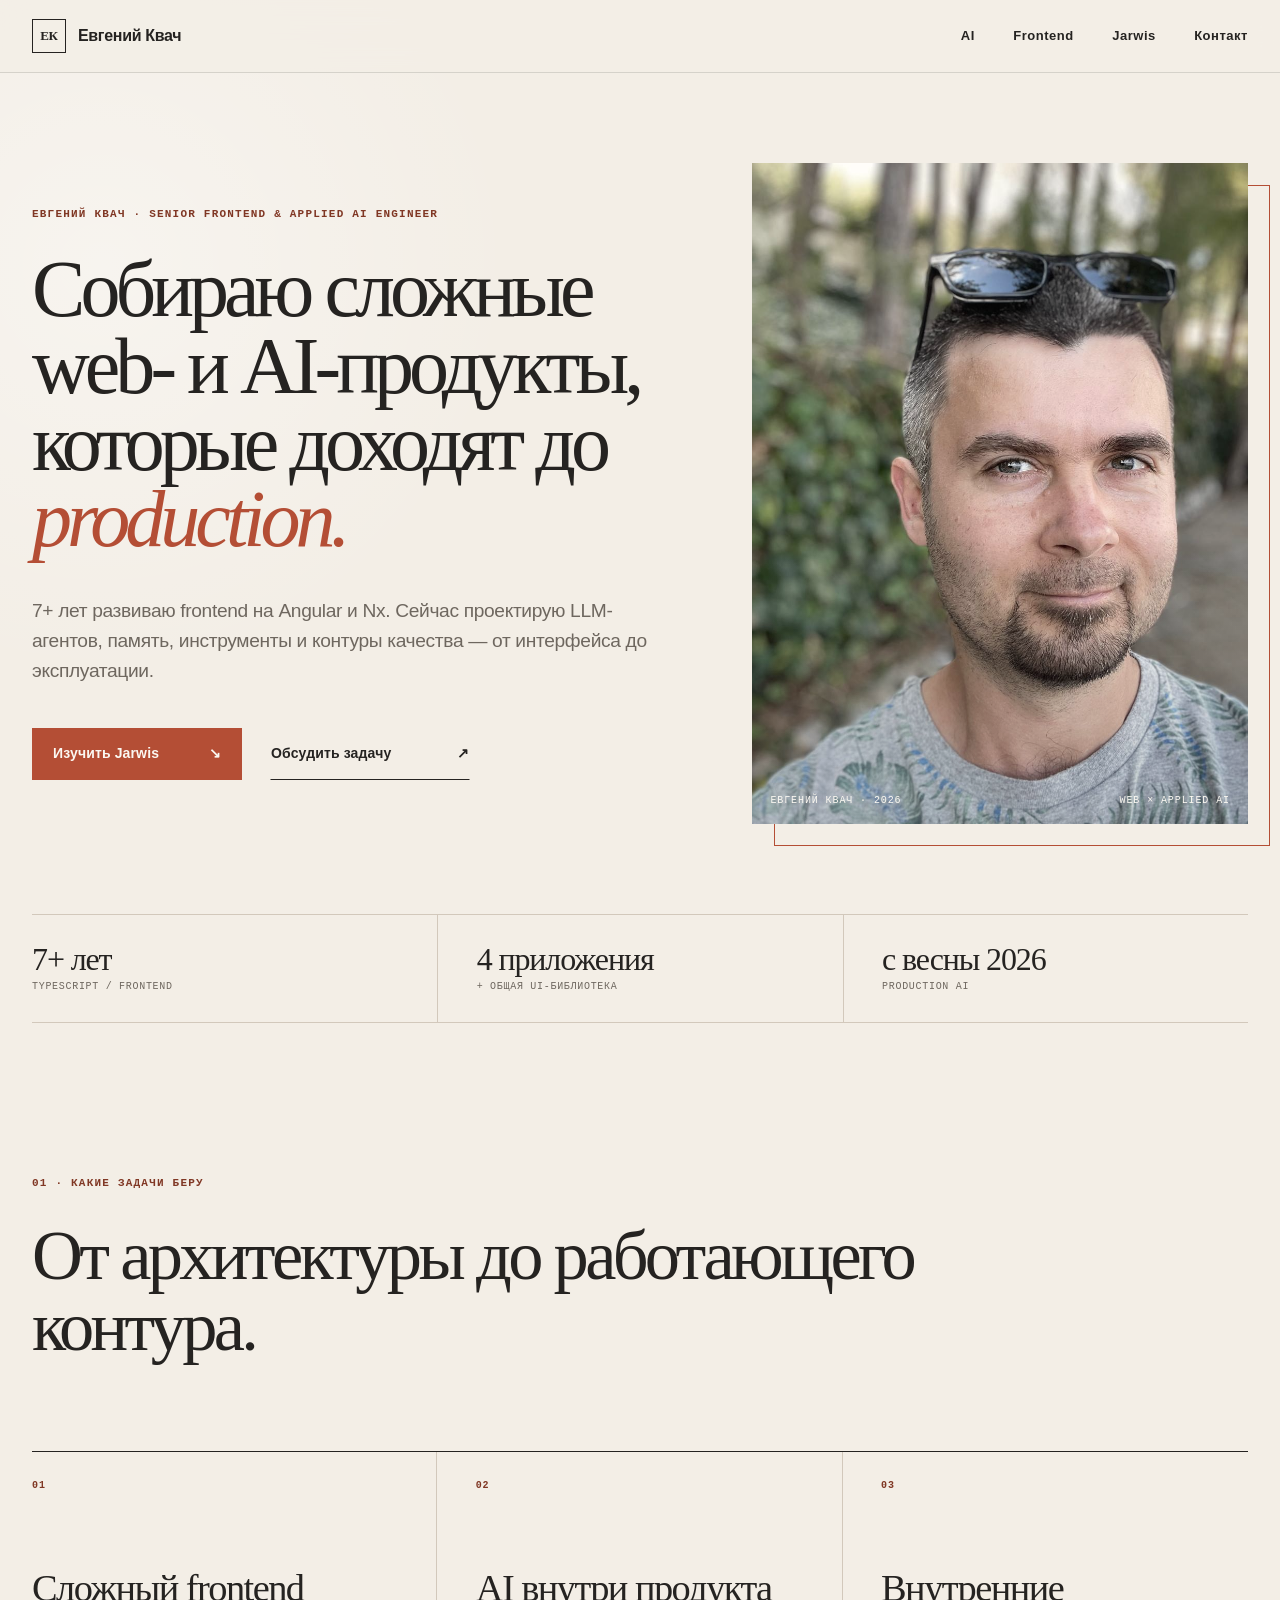
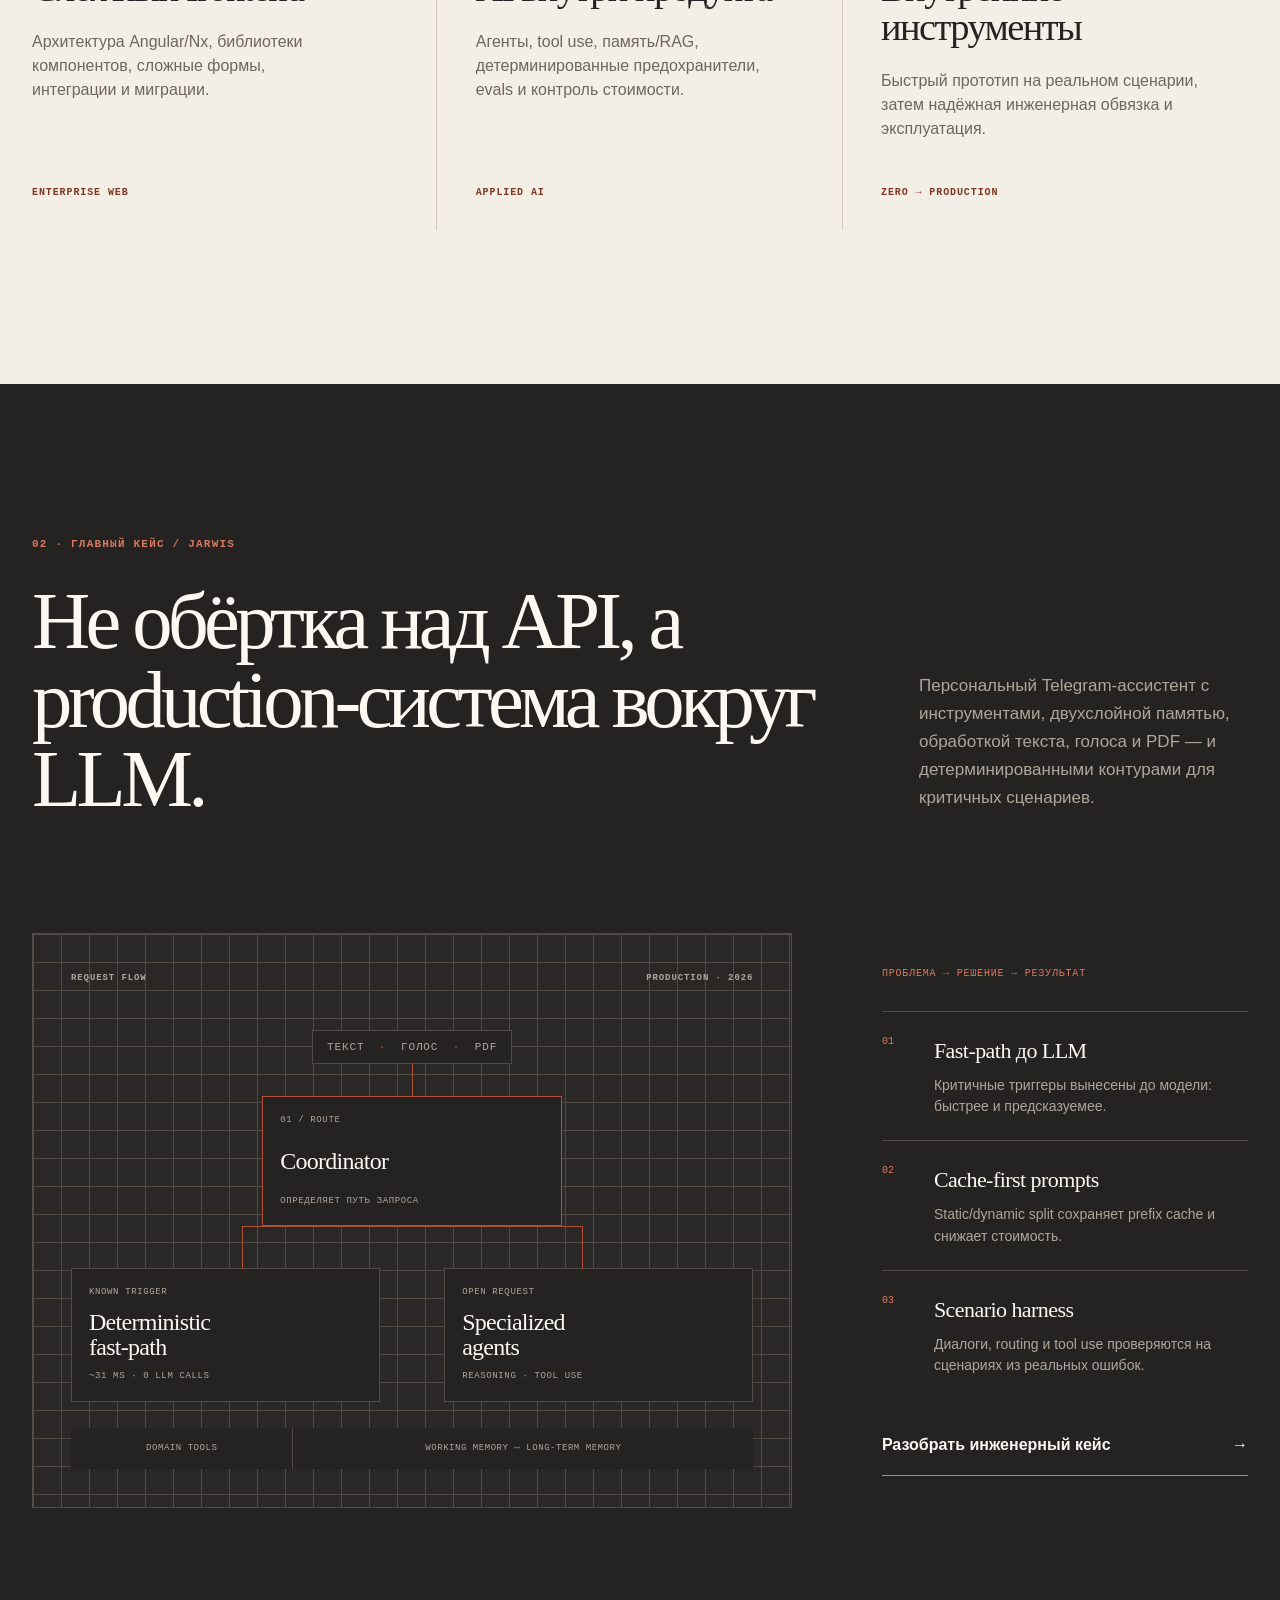
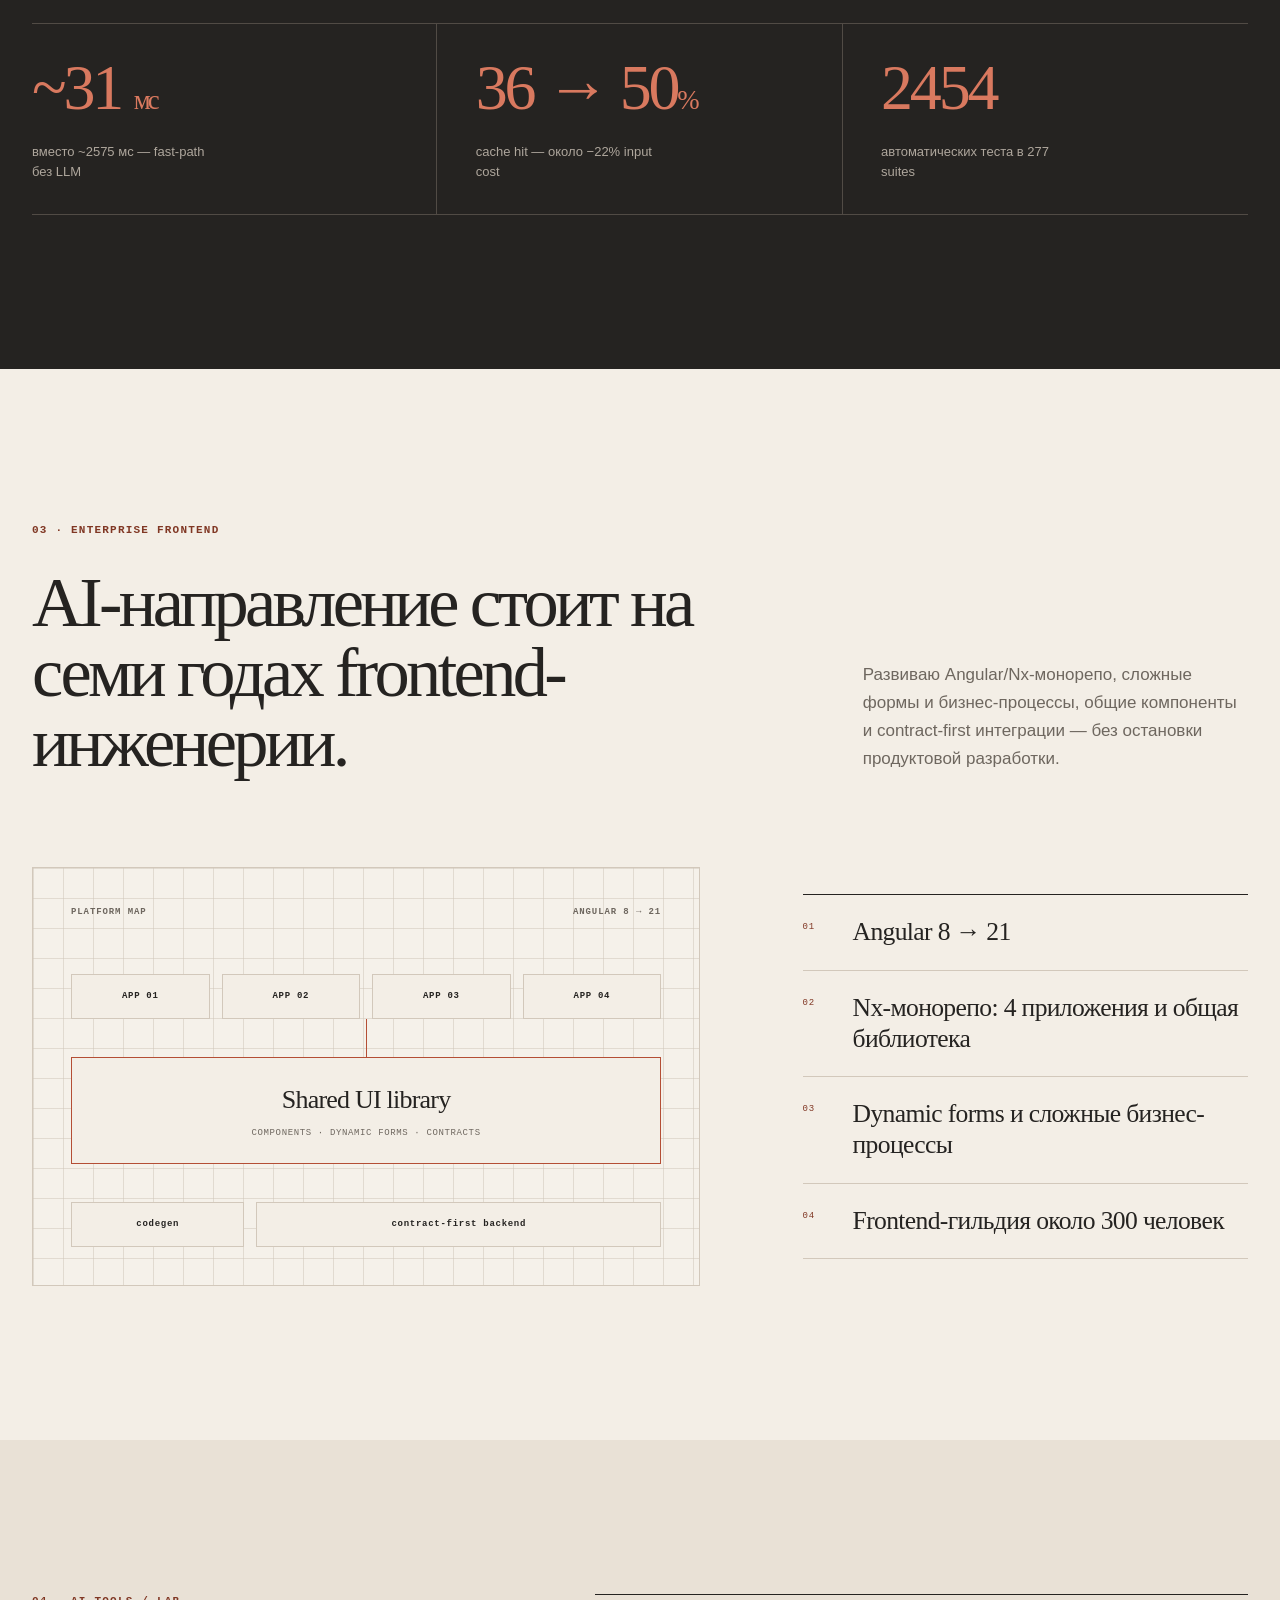
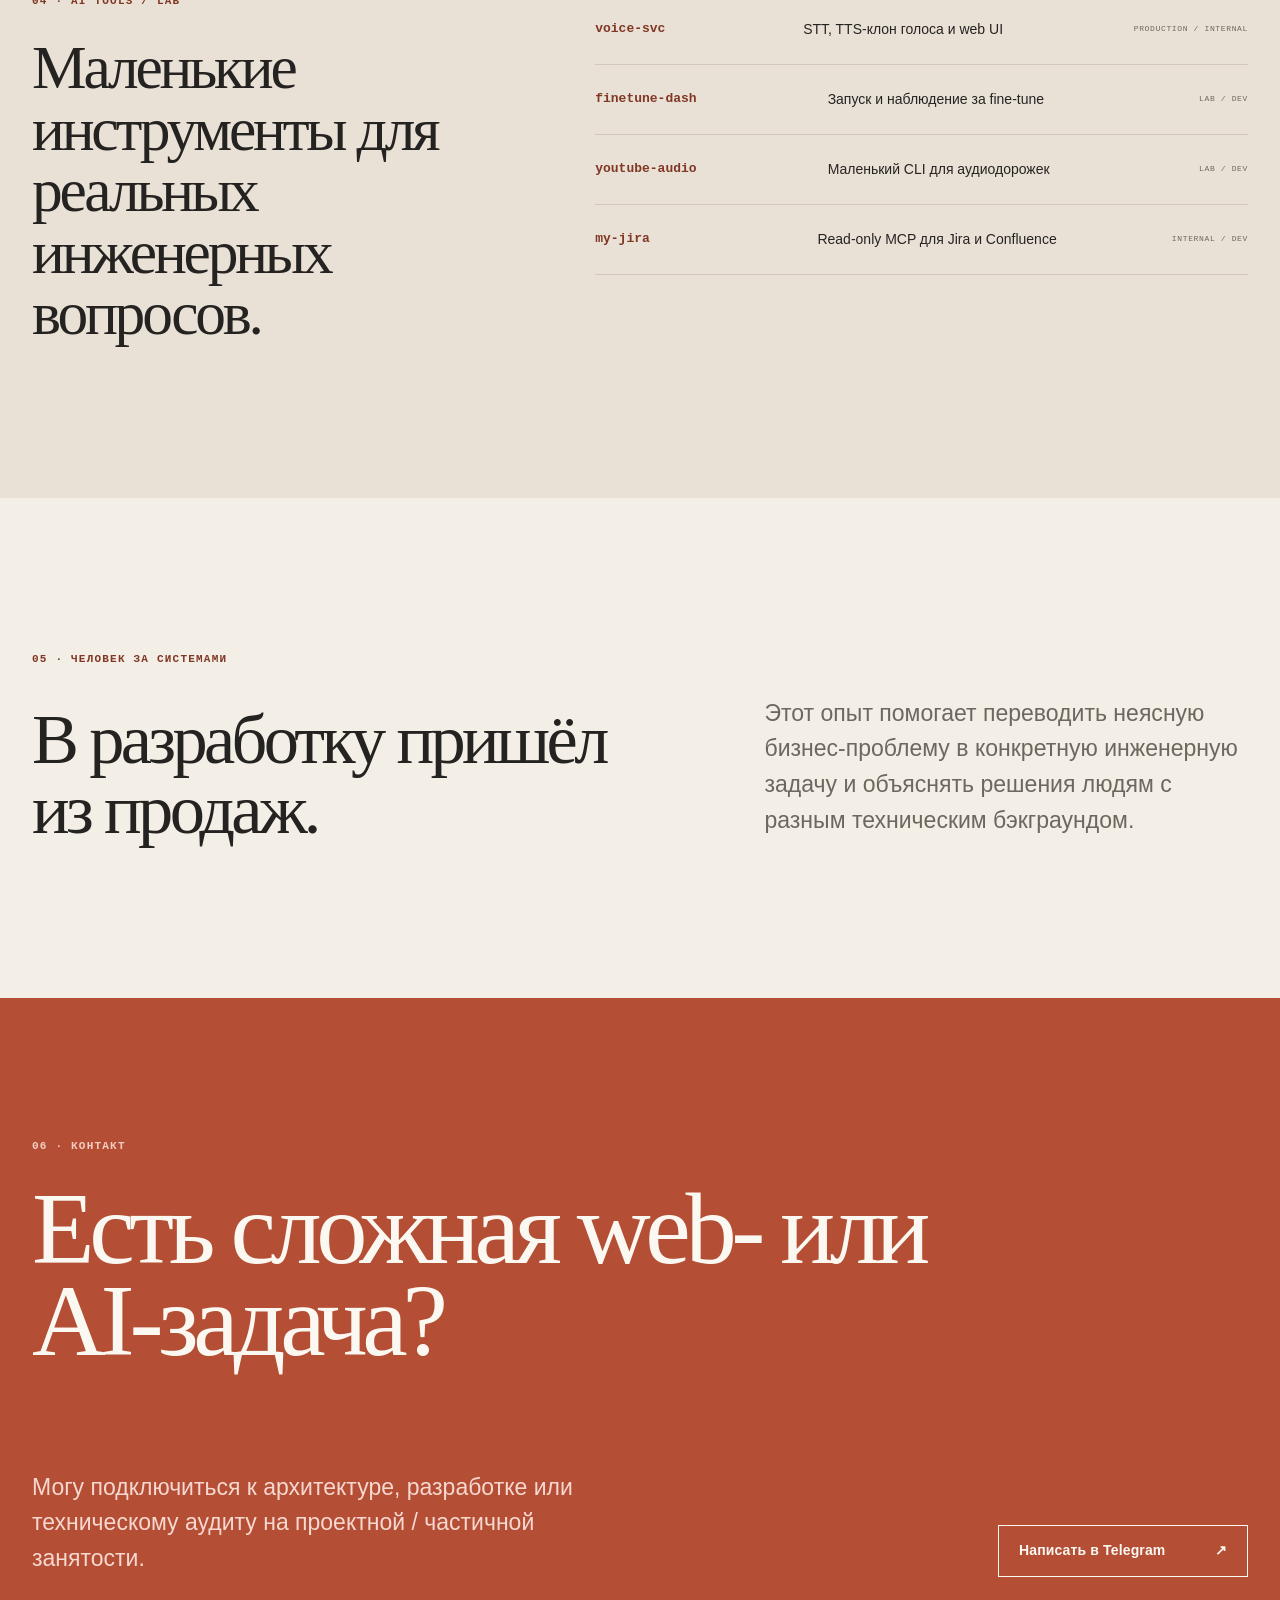
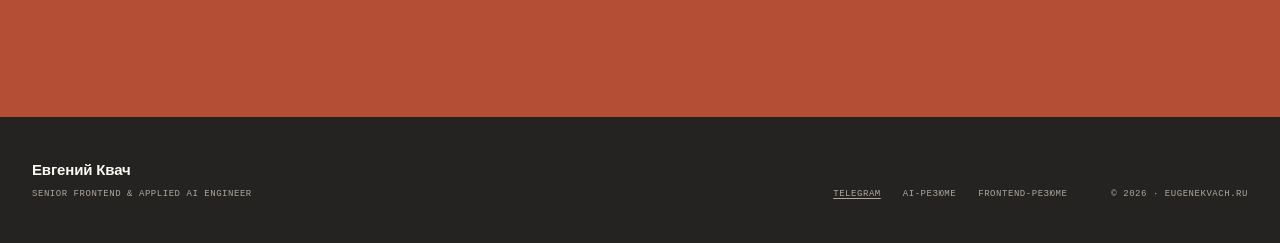
<file: prototype/index.html>
<!doctype html>
<html lang="ru">
  <head>
    <meta charset="UTF-8" />
    <meta name="viewport" content="width=device-width, initial-scale=1.0" />
    <meta
      name="description"
      content="Евгений Квач — Senior Frontend &amp; Applied AI Engineer. Сложные web- и AI-продукты от архитектуры до production."
    />
    <title>Евгений Квач — Senior Frontend &amp; Applied AI Engineer</title>
    <link rel="canonical" href="https://eugenekvach.ru/" />
    <link rel="icon" href="data:," />
    <meta property="og:type" content="website" />
    <meta property="og:locale" content="ru_RU" />
    <meta property="og:url" content="https://eugenekvach.ru/" />
    <meta property="og:title" content="Евгений Квач — Senior Frontend &amp; Applied AI Engineer" />
    <meta
      property="og:description"
      content="Собираю сложные web- и AI-продукты, которые доходят до production."
    />
    <meta property="og:image" content="https://eugenekvach.ru/assets/eugene-kvach.jpg" />
    <meta name="twitter:card" content="summary_large_image" />
    <link rel="preload" href="./assets/eugene-kvach.jpg" as="image" />
    <link rel="stylesheet" href="./styles.css" />
  </head>
  <body>
    <a class="skip-link" href="#content">К основному содержанию</a>

    <header class="site-header">
      <div class="shell header-inner">
        <a class="wordmark" href="#top" aria-label="Евгений Квач, на начало страницы">
          <span class="wordmark__mark" aria-hidden="true">ЕК</span>
          <span>Евгений Квач</span>
        </a>

        <nav class="site-nav" aria-label="Основная навигация">
          <a href="#jarwis">AI</a>
          <a href="#frontend">Frontend</a>
          <a href="#jarwis">Jarwis</a>
          <a href="#contact">Контакт</a>
        </nav>
      </div>
    </header>

    <main id="content">
      <section class="hero shell" id="top" aria-labelledby="hero-title">
        <div class="hero__copy">
          <p class="eyebrow">Евгений Квач · Senior Frontend &amp; Applied AI Engineer</p>
          <h1 id="hero-title">
            Собираю сложные web- и AI-продукты, которые доходят до
            <span>production.</span>
          </h1>
          <p class="hero__lead">
            7+ лет развиваю frontend на Angular и Nx. Сейчас проектирую LLM-агентов,
            память, инструменты и контуры качества — от интерфейса до эксплуатации.
          </p>

          <div class="hero__actions" aria-label="Основные действия">
            <a class="button button--primary" href="#jarwis">
              Изучить Jarwis
              <span aria-hidden="true">↘</span>
            </a>
            <a class="button button--text" href="https://t.me/euhoo">
              Обсудить задачу
              <span aria-hidden="true">↗</span>
            </a>
          </div>
        </div>

        <figure class="portrait">
          <img
            class="portrait__image"
            src="./assets/eugene-kvach.jpg"
            alt="Портрет Евгения Квача"
            width="959"
            height="1280"
          />
          <figcaption>
            <span>Евгений Квач · 2026</span>
            <span>Web × Applied AI</span>
          </figcaption>
        </figure>
      </section>

      <section class="proof-strip shell" aria-label="Ключевые факты">
        <article>
          <strong>7+ лет</strong>
          <span>TypeScript / frontend</span>
        </article>
        <article>
          <strong>4 приложения</strong>
          <span>+ общая UI-библиотека</span>
        </article>
        <article>
          <strong>с весны 2026</strong>
          <span>production AI</span>
        </article>
      </section>

      <section class="section shell" aria-labelledby="tasks-title">
        <div class="section-heading">
          <p class="eyebrow">01 · Какие задачи беру</p>
          <h2 id="tasks-title">От архитектуры до работающего контура.</h2>
        </div>

        <div class="task-grid">
          <article class="task-card">
            <span class="task-card__number">01</span>
            <h3>Сложный frontend</h3>
            <p>
              Архитектура Angular/Nx, библиотеки компонентов, сложные формы,
              интеграции и миграции.
            </p>
            <span class="task-card__tag">enterprise web</span>
          </article>
          <article class="task-card">
            <span class="task-card__number">02</span>
            <h3>AI внутри продукта</h3>
            <p>
              Агенты, tool use, память/RAG, детерминированные предохранители, evals и
              контроль стоимости.
            </p>
            <span class="task-card__tag">applied AI</span>
          </article>
          <article class="task-card">
            <span class="task-card__number">03</span>
            <h3>Внутренние инструменты</h3>
            <p>
              Быстрый прототип на реальном сценарии, затем надёжная инженерная
              обвязка и эксплуатация.
            </p>
            <span class="task-card__tag">zero → production</span>
          </article>
        </div>
      </section>

      <section class="jarwis" id="jarwis" aria-labelledby="jarwis-title">
        <div class="shell">
          <div class="jarwis__intro">
            <div>
              <p class="eyebrow eyebrow--dark">02 · Главный кейс / Jarwis</p>
              <h2 id="jarwis-title">Не обёртка над API, а production-система вокруг LLM.</h2>
            </div>
            <p>
              Персональный Telegram-ассистент с инструментами, двухслойной памятью,
              обработкой текста, голоса и PDF — и детерминированными контурами для
              критичных сценариев.
            </p>
          </div>

          <div class="jarwis__body">
            <div class="system-map" aria-label="Упрощённая архитектура Jarwis">
              <div class="system-map__caption">
                <span>request flow</span>
                <span>production · 2026</span>
              </div>
              <div class="system-map__ingress">Текст <i>·</i> Голос <i>·</i> PDF</div>
              <div class="flow-line" aria-hidden="true"></div>
              <div class="system-node system-node--primary">
                <span>01 / route</span>
                <strong>Coordinator</strong>
                <small>определяет путь запроса</small>
              </div>
              <div class="flow-split" aria-hidden="true"><span></span></div>
              <div class="system-map__branch">
                <div class="system-node">
                  <span>known trigger</span>
                  <strong>Deterministic<br />fast-path</strong>
                  <small>~31 ms · 0 LLM calls</small>
                </div>
                <div class="system-node">
                  <span>open request</span>
                  <strong>Specialized<br />agents</strong>
                  <small>reasoning · tool use</small>
                </div>
              </div>
              <div class="system-map__foundation">
                <span>domain tools</span>
                <span>working memory ↔ long-term memory</span>
              </div>
            </div>

            <div class="jarwis__story">
              <p class="jarwis__kicker">Проблема → решение → результат</p>
              <ol>
                <li>
                  <span>01</span>
                  <p>
                    <strong>Fast-path до LLM</strong>
                    Критичные триггеры вынесены до модели: быстрее и предсказуемее.
                  </p>
                </li>
                <li>
                  <span>02</span>
                  <p>
                    <strong>Cache-first prompts</strong>
                    Static/dynamic split сохраняет prefix cache и снижает стоимость.
                  </p>
                </li>
                <li>
                  <span>03</span>
                  <p>
                    <strong>Scenario harness</strong>
                    Диалоги, routing и tool use проверяются на сценариях из реальных
                    ошибок.
                  </p>
                </li>
              </ol>
              <a class="case-link" href="#contact">
                Разобрать инженерный кейс
                <span aria-hidden="true">→</span>
              </a>
            </div>
          </div>

          <div class="metric-grid" aria-label="Результаты Jarwis">
            <article>
              <strong>~31 <small>мс</small></strong>
              <span>вместо ~2575 мс — fast-path без LLM</span>
            </article>
            <article>
              <strong>36 → 50<small>%</small></strong>
              <span>cache hit — около −22% input cost</span>
            </article>
            <article>
              <strong>2454</strong>
              <span>автоматических теста в 277 suites</span>
            </article>
          </div>
        </div>
      </section>

      <section class="section shell frontend" id="frontend" aria-labelledby="frontend-title">
        <div class="section-heading section-heading--split">
          <div>
            <p class="eyebrow">03 · Enterprise Frontend</p>
            <h2 id="frontend-title">AI-направление стоит на семи годах frontend-инженерии.</h2>
          </div>
          <p>
            Развиваю Angular/Nx-монорепо, сложные формы и бизнес-процессы, общие
            компоненты и contract-first интеграции — без остановки продуктовой
            разработки.
          </p>
        </div>

        <div class="frontend__content">
          <div class="architecture-map" aria-label="Схема frontend-платформы">
            <div class="architecture-map__topline">
              <span>platform map</span>
              <span>Angular 8 → 21</span>
            </div>
            <div class="architecture-map__apps">
              <span>APP 01</span>
              <span>APP 02</span>
              <span>APP 03</span>
              <span>APP 04</span>
            </div>
            <div class="architecture-map__connector" aria-hidden="true"></div>
            <div class="architecture-map__shared">
              <strong>Shared UI library</strong>
              <span>components · dynamic forms · contracts</span>
            </div>
            <div class="architecture-map__bottom">
              <span>codegen</span>
              <span>contract-first backend</span>
            </div>
          </div>

          <ul class="fact-list">
            <li><span>01</span>Angular 8 → 21</li>
            <li><span>02</span>Nx-монорепо: 4 приложения и общая библиотека</li>
            <li><span>03</span>Dynamic forms и сложные бизнес-процессы</li>
            <li><span>04</span>Frontend-гильдия около 300 человек</li>
          </ul>
        </div>
      </section>

      <section class="lab" id="lab" aria-labelledby="lab-title">
        <div class="shell lab__inner">
          <div class="section-heading">
            <p class="eyebrow">04 · AI Tools / Lab</p>
            <h2 id="lab-title">Маленькие инструменты для реальных инженерных вопросов.</h2>
          </div>

          <div class="lab-list">
            <article>
              <code>voice-svc</code>
              <p>STT, TTS-клон голоса и web UI</p>
              <span>production / internal</span>
            </article>
            <article>
              <code>finetune-dash</code>
              <p>Запуск и наблюдение за fine-tune</p>
              <span>lab / dev</span>
            </article>
            <article>
              <code>youtube-audio</code>
              <p>Маленький CLI для аудиодорожек</p>
              <span>lab / dev</span>
            </article>
            <article>
              <code>my-jira</code>
              <p>Read-only MCP для Jira и Confluence</p>
              <span>internal / dev</span>
            </article>
          </div>
        </div>
      </section>

      <section class="about shell" aria-labelledby="about-title">
        <p class="eyebrow">05 · Человек за системами</p>
        <div class="about__copy">
          <h2 id="about-title">В разработку пришёл из продаж.</h2>
          <p>
            Этот опыт помогает переводить неясную бизнес-проблему в конкретную
            инженерную задачу и объяснять решения людям с разным техническим
            бэкграундом.
          </p>
        </div>
      </section>

      <section class="contact" id="contact" aria-labelledby="contact-title">
        <div class="shell contact__inner">
          <p class="eyebrow eyebrow--contact">06 · Контакт</p>
          <h2 id="contact-title">Есть сложная web- или AI-задача?</h2>
          <div class="contact__footer">
            <p>
              Могу подключиться к архитектуре, разработке или техническому аудиту на
              проектной / частичной занятости.
            </p>
            <a class="button button--contact" href="https://t.me/euhoo">
              Написать в Telegram
              <span aria-hidden="true">↗</span>
            </a>
          </div>
        </div>
      </section>
    </main>

    <footer class="site-footer">
      <div class="shell footer-inner">
        <div>
          <strong>Евгений Квач</strong>
          <span>Senior Frontend &amp; Applied AI Engineer</span>
        </div>
        <div class="footer-links">
          <a href="https://t.me/euhoo">Telegram</a>
          <span>AI-резюме</span>
          <span>Frontend-резюме</span>
        </div>
        <span>© 2026 · eugenekvach.ru</span>
      </div>
    </footer>
  </body>
</html>
</file>
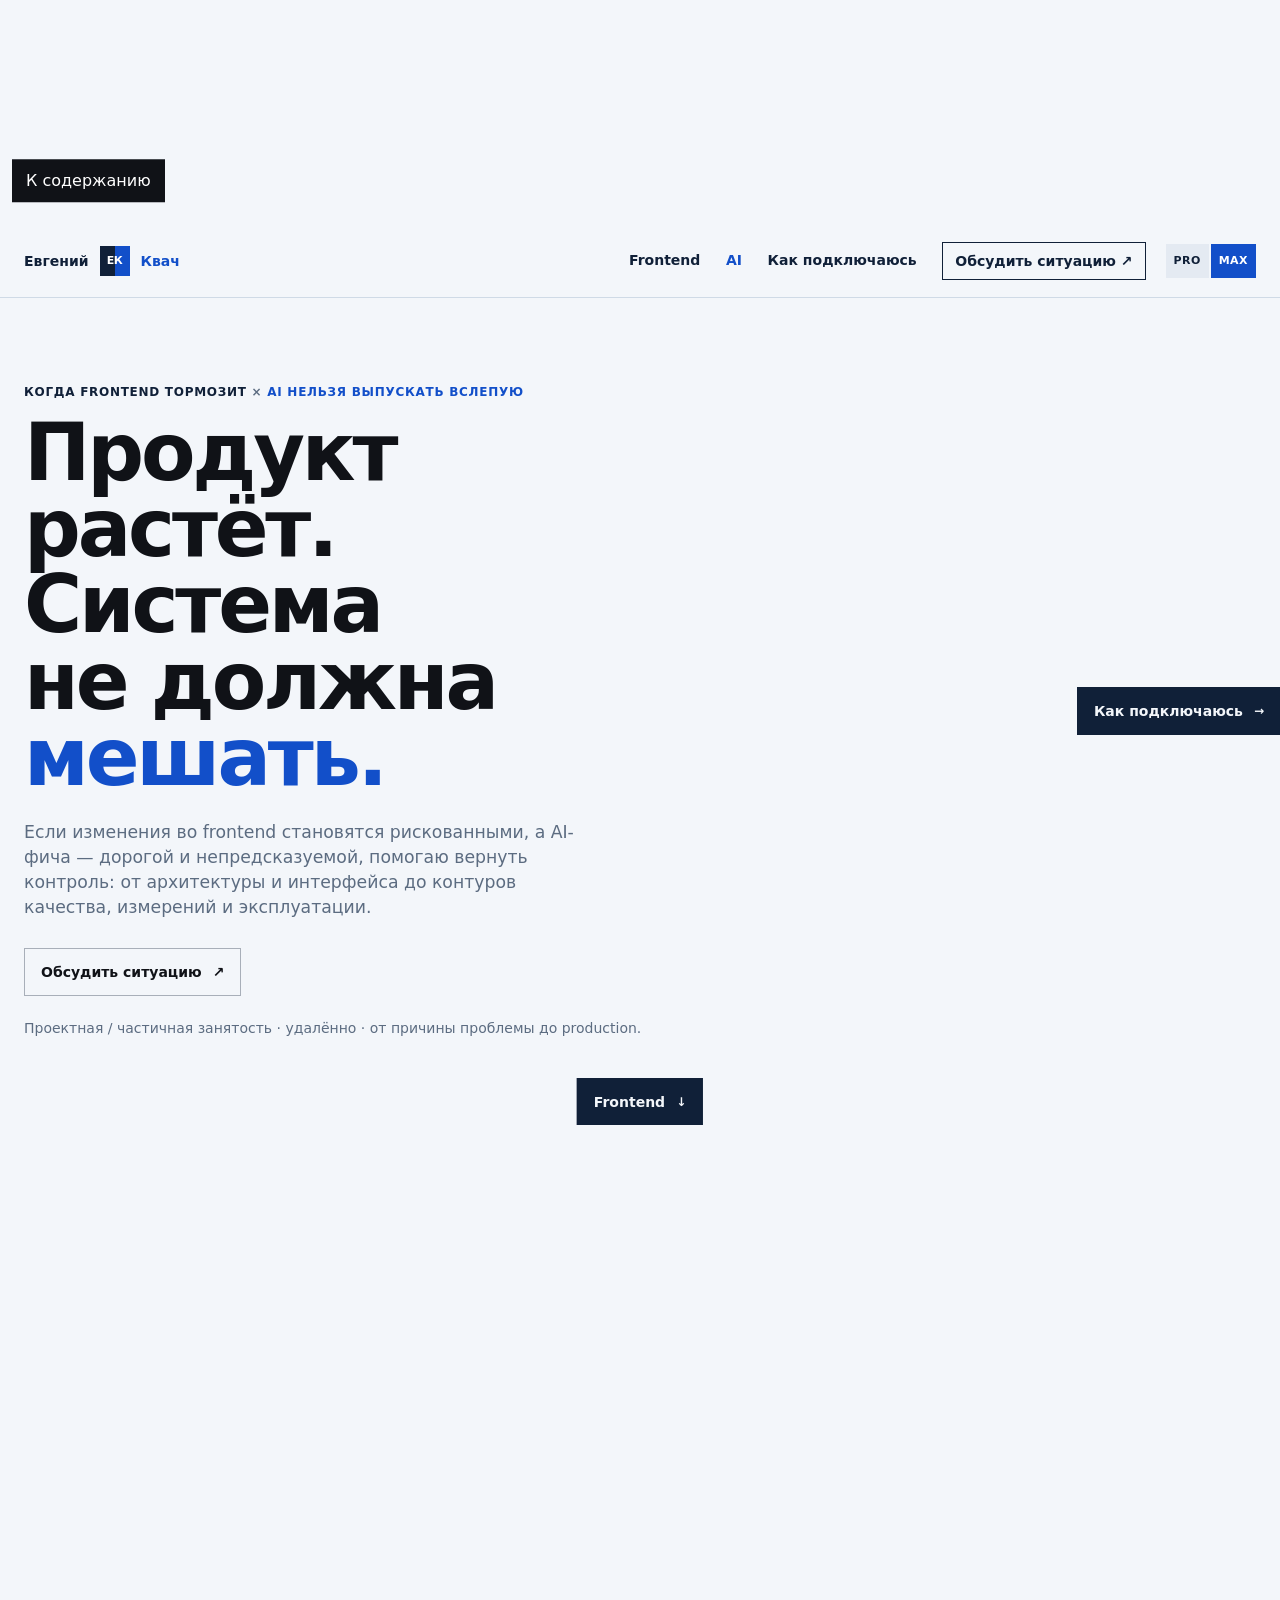
<file: src/index.html>
<!doctype html>
<html lang="ru">
  <head>
    <meta charset="utf-8" />
    <meta name="viewport" content="width=device-width, initial-scale=1" />
    <meta
      name="description"
      content="Когда frontend замедляет продукт, а AI-фича создаёт новые риски: архитектура, контуры качества и измеримый результат."
    />
    <title>Frontend и AI без торможения продукта · Евгений Квач</title>
    <link rel="canonical" href="https://eugenekvach.ru/" />
    <link rel="icon" href="./assets/favicon.svg?v=124fc9" type="image/svg+xml" />
    <meta property="og:type" content="website" />
    <meta property="og:locale" content="ru_RU" />
    <meta property="og:url" content="https://eugenekvach.ru/" />
    <meta property="og:title" content="Frontend и AI без торможения продукта · Евгений Квач" />
    <meta property="og:description" content="Когда frontend замедляет продукт, а AI-фича создаёт новые риски: архитектура, контуры качества и измеримый результат." />
    <meta property="og:image" content="https://eugenekvach.ru/assets/og.jpg" />
    <meta property="og:image:width" content="1200" />
    <meta property="og:image:height" content="630" />
    <meta property="og:image:alt" content="Евгений Квач · Senior Frontend × Applied AI Engineer" />
    <meta name="twitter:card" content="summary_large_image" />
    <link rel="stylesheet" href="./styles.css?v=374b3c60e534" />
    <link rel="stylesheet" href="./evidence.css?v=ef0251b0ec8a" />
    <script type="application/ld+json">
      {
        "@context": "https://schema.org",
        "@type": "Person",
        "name": "Евгений Квач",
        "alternateName": "Eugene Kvach",
        "url": "https://eugenekvach.ru/",
        "email": "mailto:evpavl@bk.ru",
        "jobTitle": "Senior Frontend × Applied AI Engineer",
        "description": "Product engineer: enterprise-фронтенд на Angular/Nx и production-системы вокруг LLM.",
        "knowsAbout": ["Frontend Engineering", "Angular", "Nx", "TypeScript", "Applied AI", "LLM", "AI agents", "Software architecture"],
        "sameAs": ["https://t.me/euhoo"]
      }
    </script>
  </head>
  <body class="evidence-page">
    <a class="skip-link" href="#content">К содержанию</a>

    <header class="concept-header">
      <div class="concept-frame concept-header__inner">
        <div class="concept-brand" role="group" aria-label="Евгений Квач">
          <button class="concept-brand__name" type="button" data-density="min" aria-pressed="false">Евгений</button>
          <a class="concept-brand__mark" href="#content" aria-label="Евгений Квач, начало страницы">ЕК</a>
          <button class="concept-brand__surname" type="button" data-density="max" aria-pressed="true">Квач</button>
        </div>
        <div class="evidence-header-tools">
          <nav class="concept-nav evidence-nav" aria-label="Навигация по разделам">
            <a href="#frontend">Frontend</a>
            <a href="#ai">AI</a>
            <a href="#engagement">Как подключаюсь</a>
            <a class="concept-nav__contact" href="https://t.me/euhoo">Обсудить ситуацию ↗</a>
          </nav>
          <div class="evidence-density" role="group" aria-label="Режим просмотра">
            <button type="button" data-density="min" aria-pressed="false">PRO</button>
            <button type="button" data-density="max" aria-pressed="true">MAX</button>
          </div>
        </div>
      </div>
    </header>

    <main id="content" tabindex="-1">
      <div class="evidence-scroll-story">
        <div class="evidence-story-snaps" aria-hidden="true"></div>

        <div class="evidence-scroll-story__sticky">
          <div class="evidence-scroll-story__track">
            <section class="evidence-screen evidence-story-panel evidence-story-panel--hero" aria-labelledby="evidence-title">
              <a class="concept-button evidence-scene-nav evidence-scene-nav--right evidence-scene-nav--content" href="#engagement" aria-label="К разделу «Как подключаюсь»">Как подключаюсь <span aria-hidden="true">→</span></a>
              <a class="concept-button evidence-scene-nav evidence-scene-nav--down evidence-scene-nav--content" href="#frontend" aria-label="К разделу Frontend">Frontend <span aria-hidden="true">↓</span></a>
              <div class="concept-frame evidence-hero">
                <div class="evidence-hero__copy">
                  <p class="concept-kicker"><span class="evidence-tone--frontend">Когда frontend тормозит</span> × <span class="evidence-tone--ai">AI нельзя выпускать вслепую</span></p>
                  <h1 id="evidence-title">Продукт растёт. Система не должна <span class="evidence-word--ai">мешать.</span></h1>
                  <p class="evidence-hero__lead">Если изменения во frontend становятся рискованными, а AI-фича — дорогой и непредсказуемой, помогаю вернуть контроль: от архитектуры и интерфейса до контуров качества, измерений и эксплуатации.</p>
                  <p class="evidence-hero__min-only">Frontend и AI, которые не тормозят продукт.</p>
                  <div class="evidence-screen-actions" aria-label="Переходы и контакт">
                    <a class="concept-button evidence-action evidence-action--line" href="https://t.me/euhoo">Обсудить ситуацию <span aria-hidden="true">↗</span></a>
                    <a class="concept-button evidence-action evidence-action--line evidence-min-resume" href="./assets/resumes/eugene-kvach-engineer-resume.pdf" download>Резюме <span aria-hidden="true">↓</span></a>
                  </div>
                  <p class="evidence-hero__note">Проектная / частичная занятость · удалённо · от причины проблемы до production.</p>
                  <div class="evidence-min-connect" aria-label="Как подключаюсь">
                    <p>Работа начинается не со стека, а с причины: где продукт теряет скорость, деньги или предсказуемость. Затем — конкретный инженерный план.</p>
                    <ul>
                      <li><strong>Аудит</strong><span>найти причину, расставить приоритеты, показать путь</span></li>
                      <li><strong>Frontend</strong><span>убрать узкие места в платформе, процессах и миграциях</span></li>
                      <li><strong>AI</strong><span>собрать сценарий, систему и контур качества</span></li>
                    </ul>
                  </div>
                </div>
              </div>
            </section>

            <section class="evidence-screen evidence-panel evidence-panel--frontend" id="frontend" aria-labelledby="frontend-title">
              <a class="concept-button evidence-scene-nav evidence-scene-nav--up evidence-scene-nav--frontend" href="#content" aria-label="К началу страницы">В начало <span aria-hidden="true">↑</span></a>
              <a class="concept-button evidence-scene-nav evidence-scene-nav--right evidence-scene-nav--frontend" href="#ai" aria-label="К разделу AI">AI <span aria-hidden="true">→</span></a>
              <div class="evidence-panel__inner">
                <div class="evidence-panel__copy">
                  <p class="concept-kicker">Frontend</p>
                  <h2 id="frontend-title">Когда frontend мешает выпускать продукт быстрее.</h2>
                  <p>Если изменения расползаются между приложениями, миграции пугают, а команды дублируют решения — возвращаю ясные границы и управляемый темп разработки.</p>
                  <div class="evidence-screen-actions" aria-label="Frontend-переходы">
                    <button class="concept-button evidence-action evidence-action--line" type="button" data-open-detail="frontend-detail" aria-haspopup="dialog">Подробнее <span aria-hidden="true">→</span></button>
                    <a class="concept-button evidence-action evidence-action--line" href="./assets/resumes/eugene-kvach-senior-frontend-engineer.pdf" target="_blank" rel="noopener">Резюме · PDF <span aria-hidden="true">↗</span></a>
                    <a class="concept-button evidence-action evidence-action--line" href="https://hh.ru/resume/c256ba2fff10d82faf0039ed1f62546f367876?hhtmFrom=applicant_profile" target="_blank" rel="noopener">Резюме · hh.ru <span aria-hidden="true">↗</span></a>
                  </div>
                </div>

                <aside class="evidence-proof-rail evidence-proof-rail--frontend" aria-label="Доказательства frontend-практики">
                  <figure class="evidence-proof-portrait">
                    <img src="./assets/eugene-kvach.jpg" width="959" height="1280" alt="Евгений Квач" />
                    <figcaption>Frontend</figcaption>
                  </figure>
                  <ol class="evidence-proof-facts">
                    <li><span>Опыт</span><strong>7+ лет</strong><small>TypeScript / Angular</small></li>
                    <li><span>Платформа</span><strong>4 приложения</strong><small>+ shared UI-библиотека</small></li>
                  </ol>
                </aside>
              </div>
            </section>

            <section class="evidence-screen evidence-panel evidence-panel--ai" id="ai" aria-labelledby="ai-title">
              <a class="concept-button evidence-scene-nav evidence-scene-nav--up evidence-scene-nav--ai" href="#engagement" aria-label="К разделу «Как подключаюсь»">Как подключаюсь <span aria-hidden="true">↑</span></a>
              <a class="concept-button evidence-scene-nav evidence-scene-nav--left evidence-scene-nav--ai" href="#frontend" aria-label="К разделу Frontend"><span aria-hidden="true">←</span> Frontend</a>
              <div class="evidence-panel__inner">
                <div class="evidence-panel__copy">
                  <p class="concept-kicker">Applied AI</p>
                  <h2 id="ai-title">Когда AI-фича должна работать, а не просто впечатлять.</h2>
                  <p>Если важны предсказуемый ответ, контролируемая стоимость и безопасная работа с данными — проектирую систему вокруг модели, а не только prompt.</p>
                  <div class="evidence-screen-actions" aria-label="AI-переходы">
                    <button class="concept-button evidence-action evidence-action--line" type="button" data-open-detail="jarwis-detail" aria-haspopup="dialog">Подробнее <span aria-hidden="true">→</span></button>
                    <a class="concept-button evidence-action evidence-action--line" href="./assets/resumes/eugene-kvach-ai-engineer.pdf" target="_blank" rel="noopener">Резюме · PDF <span aria-hidden="true">↗</span></a>
                    <a class="concept-button evidence-action evidence-action--line" href="https://hh.ru/resume/bbcb4809ff10d845c70039ed1f307a305a5570?hhtmFrom=applicant_profile" target="_blank" rel="noopener">Резюме · hh.ru <span aria-hidden="true">↗</span></a>
                  </div>
                </div>

                <aside class="evidence-proof-rail evidence-proof-rail--ai" aria-label="Доказательства AI-практики">
                  <ol class="evidence-proof-facts">
                    <li><span>Fast-path</span><strong>~31 мс</strong><small>без LLM</small></li>
                    <li><span>Cache hit</span><strong>36 → 50%</strong><small>около −22% input cost</small></li>
                    <li><span>Качество</span><strong>2454</strong><small>теста в 277 suites</small></li>
                  </ol>
                  <figure class="evidence-proof-portrait">
                    <img src="./assets/eugene-kvach.jpg" width="959" height="1280" alt="" />
                    <figcaption>Applied AI</figcaption>
                  </figure>
                </aside>
              </div>
            </section>

            <section class="evidence-screen evidence-engagement" id="engagement" aria-labelledby="engagement-title">
              <a class="concept-button evidence-scene-nav evidence-scene-nav--left evidence-scene-nav--engagement" href="#content" aria-label="К началу страницы"><span aria-hidden="true">←</span> В начало</a>
              <a class="concept-button evidence-scene-nav evidence-scene-nav--down evidence-scene-nav--engagement" href="#ai" aria-label="К разделу AI">AI <span aria-hidden="true">↓</span></a>
              <div class="concept-frame evidence-engagement__inner">
                <div>
                  <p class="concept-kicker">Как подключаюсь</p>
                  <h2 id="engagement-title">Неясно, что именно тормозит продукт?</h2>
                </div>
                <div class="evidence-engagement__copy">
                  <p>Начинаю с контекста и симптомов, а не с заранее выбранного решения. Опыт продаж помогает докопаться до причины; инженерная практика — превратить её в работающий план.</p>
                  <ul class="evidence-engagement__services" aria-label="Форматы подключения">
                    <li><strong>Аудит</strong><span>причина, приоритеты, путь исправления</span></li>
                    <li><strong>Frontend</strong><span>устойчивый темп вместо накопления технического долга</span></li>
                    <li><strong>AI</strong><span>ценный сценарий вместо дорогого демо</span></li>
                  </ul>
                  <div class="evidence-screen-actions">
                    <a class="concept-button evidence-action evidence-action--inverse" href="https://t.me/euhoo">Обсудить ситуацию ↗</a>
                    <a class="concept-button evidence-action evidence-action--inverse" href="./assets/resumes/eugene-kvach-engineer-resume.pdf" download>Резюме <span aria-hidden="true">↓</span></a>
                  </div>
                  <p class="evidence-engagement__note">Гильдия научила договариваться о качестве на масштабе. Продажи — слушать, копать контекст и делать следующий шаг конкретным. Разработка — инженерному мышлению.</p>
                </div>
              </div>
            </section>
          </div>
        </div>
      </div>
    </main>

    <dialog class="evidence-detail evidence-detail--frontend" id="frontend-detail" aria-labelledby="frontend-detail-title">
      <article class="evidence-detail__sheet">
        <header class="evidence-detail__header">
          <div>
            <p class="concept-kicker">Frontend · подробно</p>
            <h2 id="frontend-detail-title">Когда одна платформа должна выдержать четыре приложения.</h2>
          </div>
          <button class="evidence-detail__close" type="button" data-close-detail aria-label="Закрыть подробности frontend">×</button>
        </header>
        <p class="evidence-detail__lead">Enterprise frontend нужен не ради стека: он возвращает предсказуемость изменениям, чтобы следующая фича или миграция не останавливала продукт.</p>
        <dl class="evidence-detail__metrics" aria-label="Ключевые факты frontend-практики">
          <div><dt>7+ лет</dt><dd>Angular и Nx</dd></div>
          <div><dt>4</dt><dd>приложения</dd></div>
          <div><dt>8 → 21</dt><dd>Angular без паузы</dd></div>
          <div><dt>~300</dt><dd>коллег в гильдии</dd></div>
        </dl>
        <section class="evidence-detail__section" aria-labelledby="frontend-detail-system-title">
          <h3 id="frontend-detail-system-title">Что снимает лишнюю сложность</h3>
          <ul class="evidence-detail__list">
            <li><strong>Nx monorepo</strong><span>Apps, libs и управляемые билды вместо разрозненных решений.</span></li>
            <li><strong>Shared UI</strong><span>Общие компоненты вместо копирования и расхождения интерфейсов.</span></li>
            <li><strong>Dynamic forms</strong><span>Сложные процессы описываются схемой, а не повторяются вручную.</span></li>
            <li><strong>Contract-first</strong><span>Типизированные клиенты из контракта вместо договорённостей в чате.</span></li>
          </ul>
        </section>
        <div class="evidence-detail__links">
          <a class="concept-button evidence-action evidence-action--frontend" href="./assets/resumes/eugene-kvach-senior-frontend-engineer.pdf" target="_blank" rel="noopener">Резюме Frontend · PDF <span aria-hidden="true">↗</span></a>
          <a class="concept-button evidence-action evidence-action--line" href="https://hh.ru/resume/c256ba2fff10d82faf0039ed1f62546f367876?hhtmFrom=applicant_profile" target="_blank" rel="noopener">Резюме · hh.ru <span aria-hidden="true">↗</span></a>
        </div>
      </article>
    </dialog>

    <dialog class="evidence-detail evidence-detail--ai" id="jarwis-detail" aria-labelledby="jarwis-detail-title">
      <article class="evidence-detail__sheet">
        <header class="evidence-detail__header">
          <div>
            <p class="concept-kicker">Jarwis · подробно</p>
            <h2 id="jarwis-detail-title">Как AI-функция не превращается в источник сюрпризов.</h2>
          </div>
          <button class="evidence-detail__close" type="button" data-close-detail aria-label="Закрыть подробности AI">×</button>
        </header>
        <p class="evidence-detail__lead">В Jarwis модель не остаётся один на один с критичным сценарием: агенты, domain tools, память и сценарные проверки собраны в production-контур.</p>
        <dl class="evidence-detail__metrics" aria-label="Ключевые результаты Jarwis">
          <div><dt>~31 мс</dt><dd>fast-path</dd></div>
          <div><dt>36 → 50%</dt><dd>cache hit</dd></div>
          <div><dt>−22%</dt><dd>input cost</dd></div>
          <div><dt>2454</dt><dd>теста / 277 suites</dd></div>
        </dl>
        <section class="evidence-detail__section" aria-labelledby="jarwis-detail-decisions-title">
          <h3 id="jarwis-detail-decisions-title">Что держит риск под контролем</h3>
          <ul class="evidence-detail__list">
            <li><strong>Fast-path</strong><span>Известные триггеры обходят модель: одинаковый результат, меньше latency.</span></li>
            <li><strong>Cache-first</strong><span>Стабильный prompt prefix снижает стоимость без потери правил.</span></li>
            <li><strong>Scenario harness</strong><span>Проверяет весь диалог до релиза, а не отдельную функцию.</span></li>
            <li><strong>Memory lifecycle</strong><span>Recall, TTL, нормализация и дедупликация вместо накопления мусора.</span></li>
          </ul>
        </section>
        <div class="evidence-detail__links">
          <a class="concept-button evidence-action evidence-action--ai" href="./assets/resumes/eugene-kvach-ai-engineer.pdf" target="_blank" rel="noopener">Резюме AI · PDF <span aria-hidden="true">↗</span></a>
          <a class="concept-button evidence-action evidence-action--line" href="https://hh.ru/resume/bbcb4809ff10d845c70039ed1f307a305a5570?hhtmFrom=applicant_profile" target="_blank" rel="noopener">Резюме · hh.ru <span aria-hidden="true">↗</span></a>
        </div>
      </article>
    </dialog>

    <script src="./evidence.js?v=129025bcea9b" defer></script>
  </body>
</html>
</file>
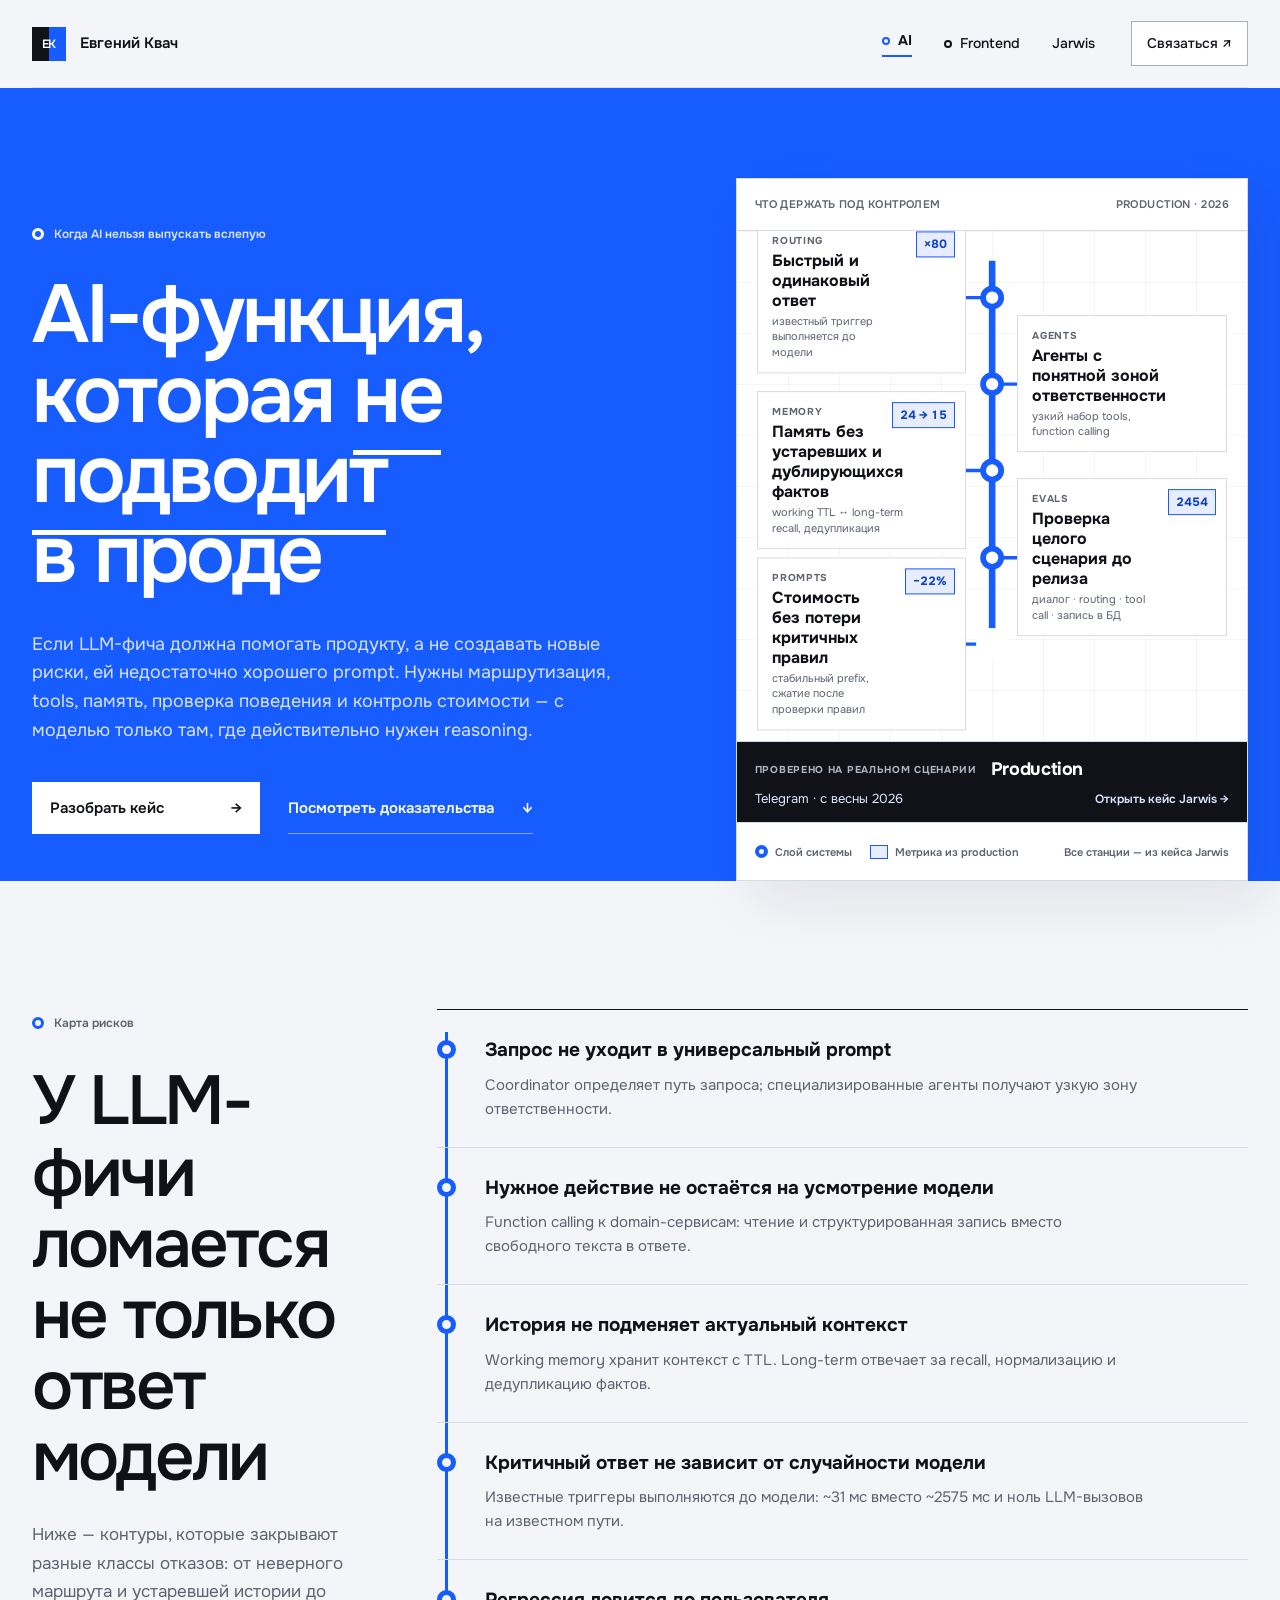
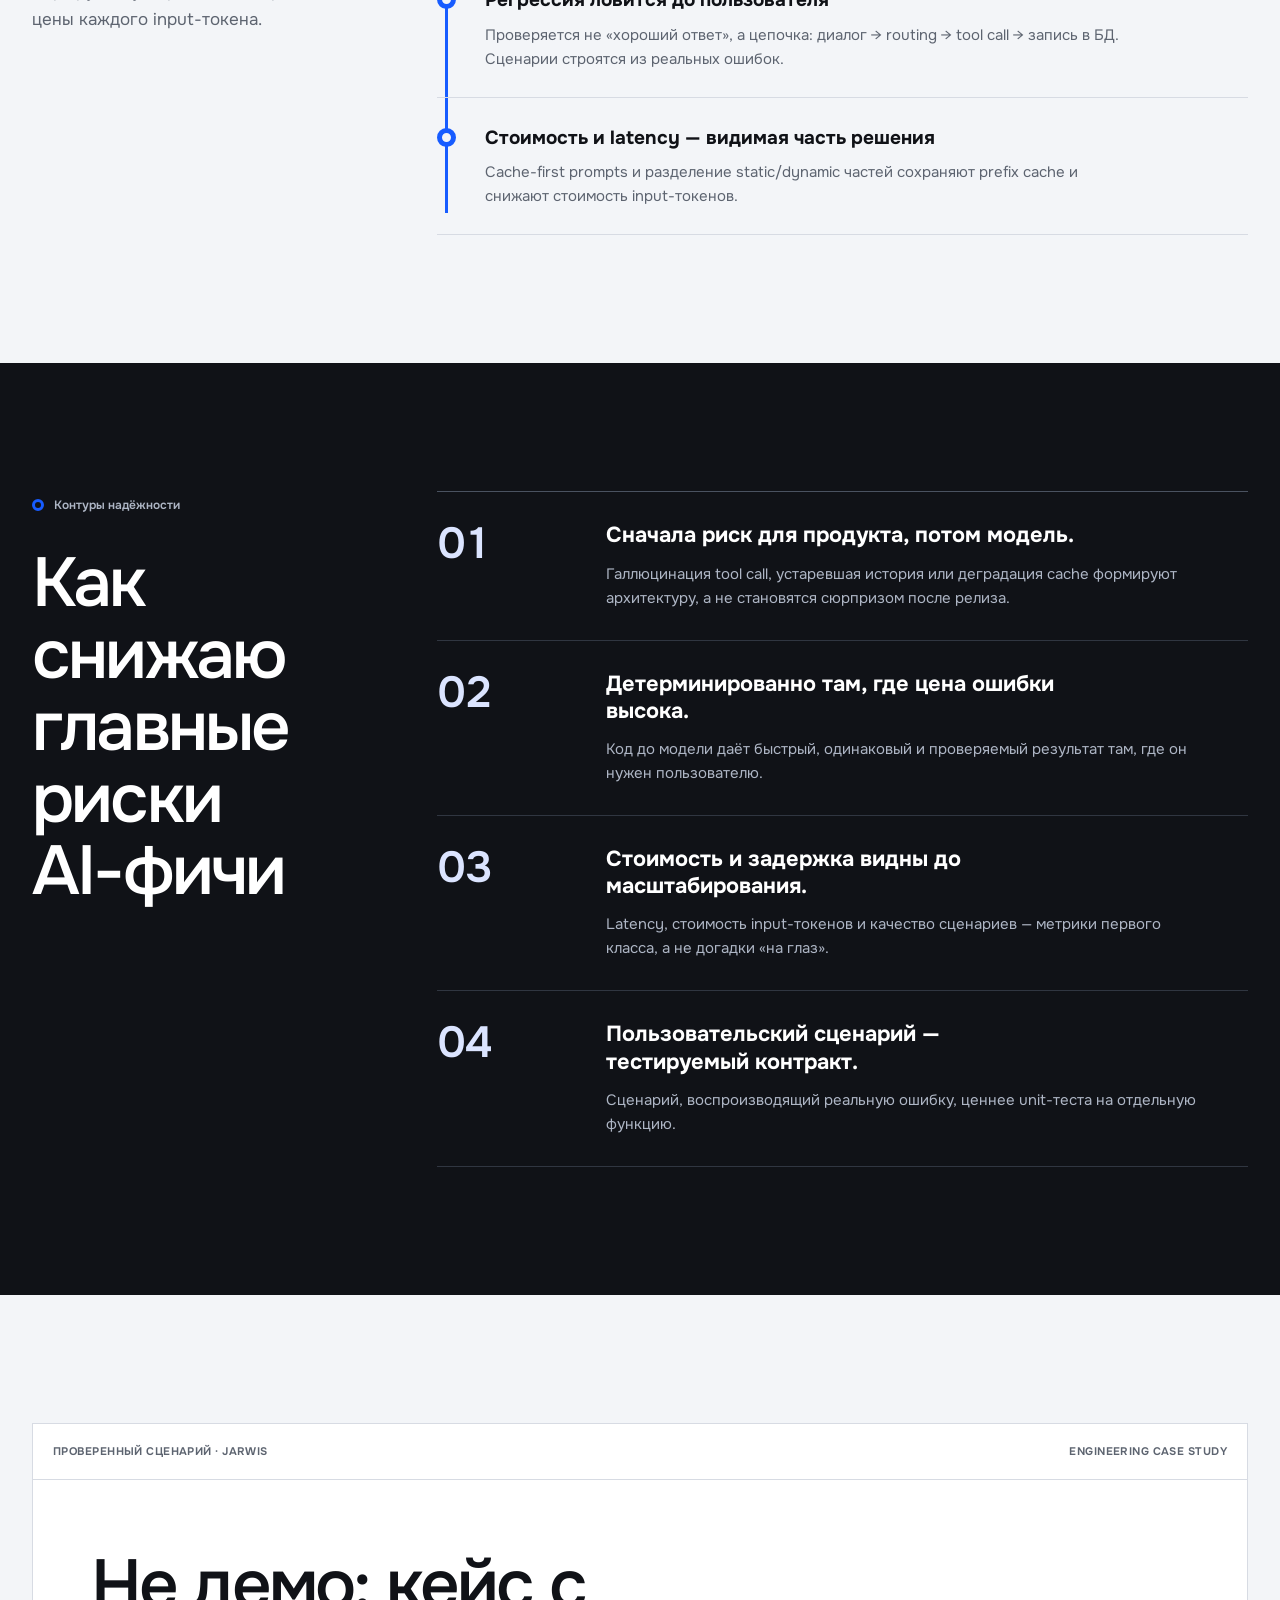
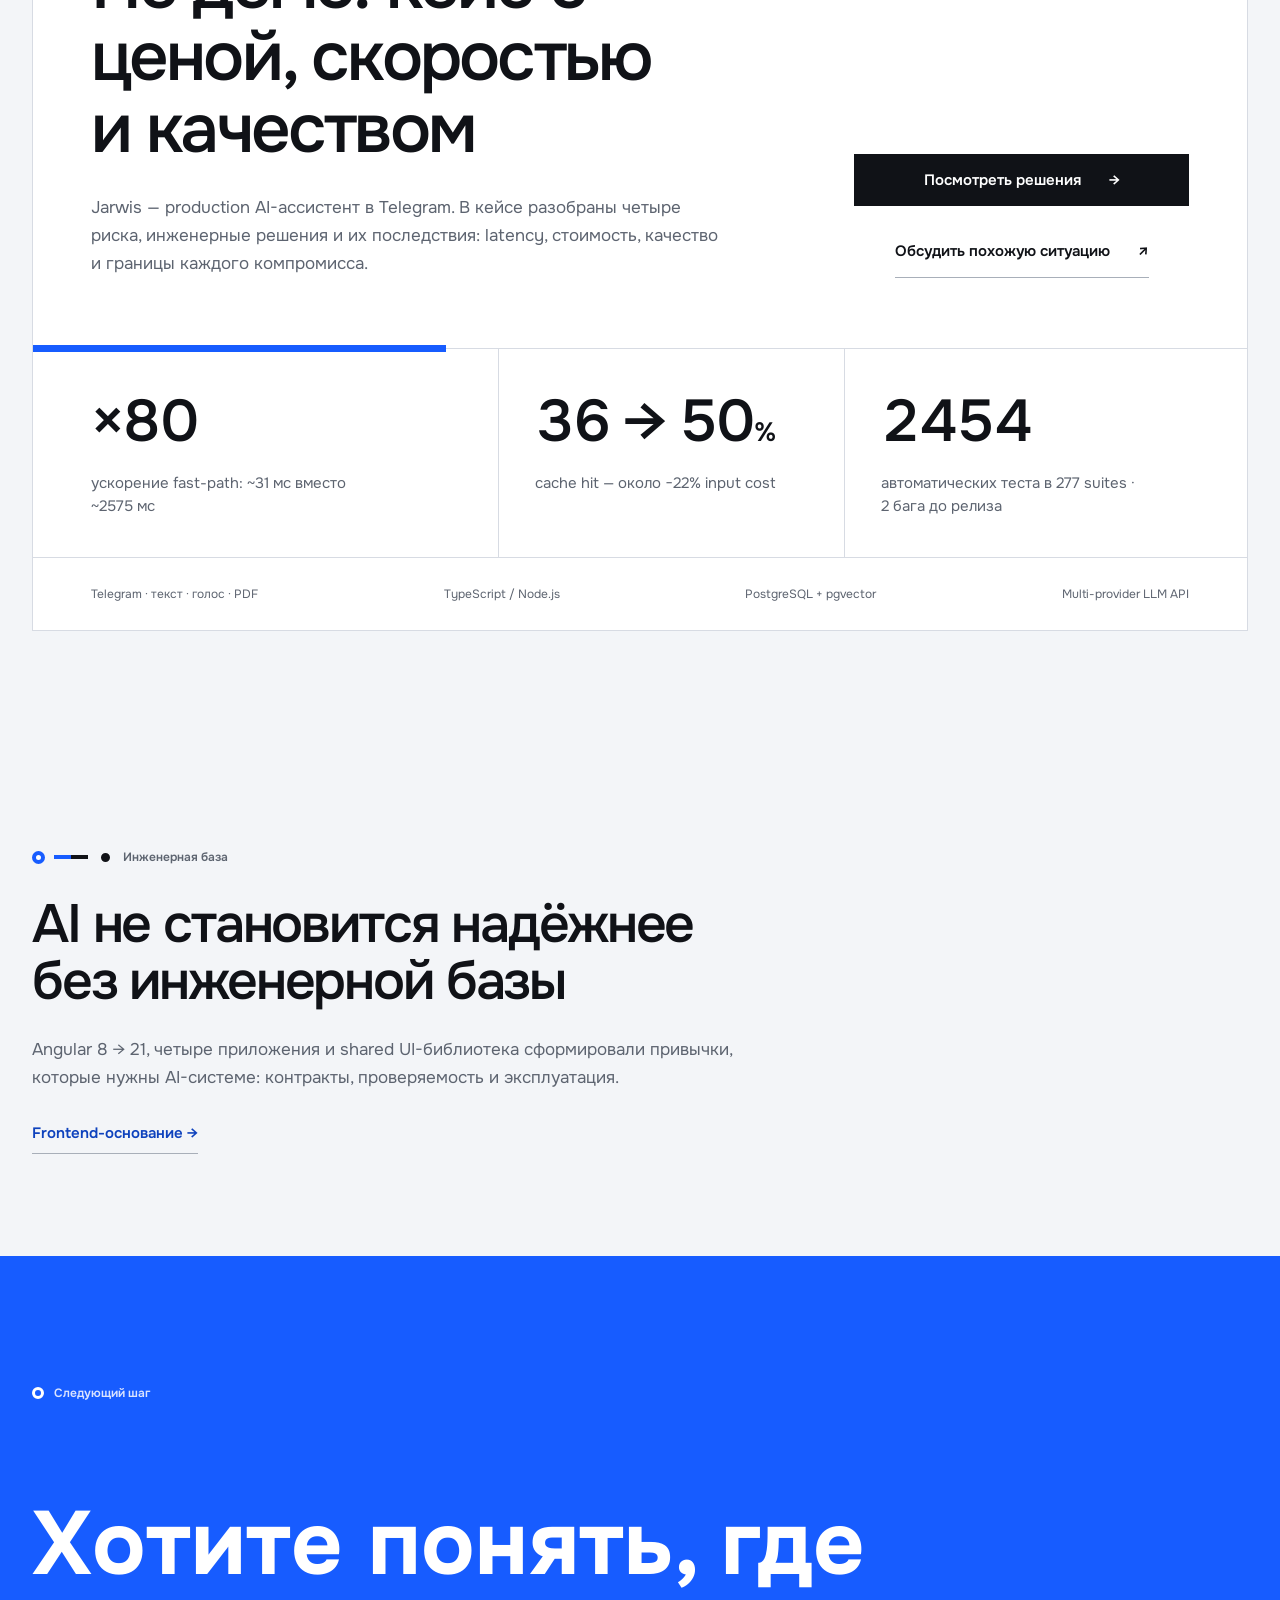
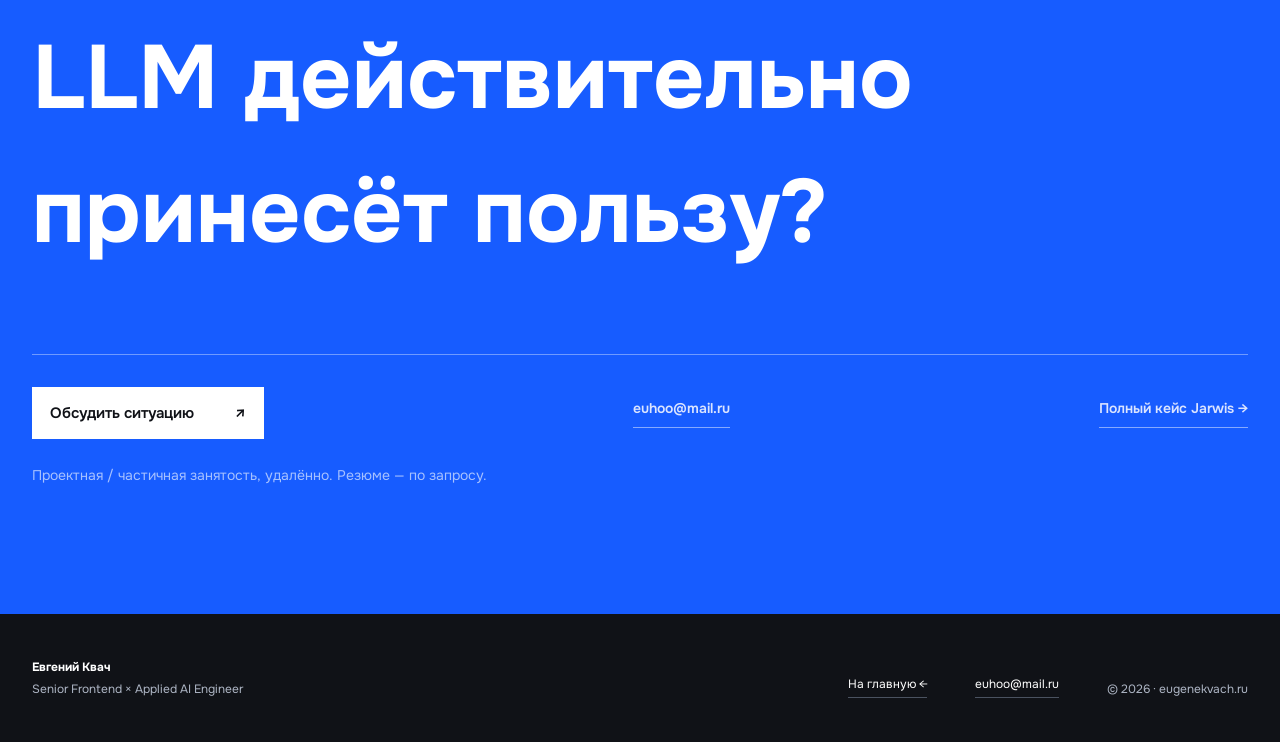
<file: src/ai/index.html>
<!doctype html>
<!--
THESIS: Applied AI is system engineering around the LLM — routing, agents, tools, memory, evals — not a model demo.
OWN-WORLD: The production-interchange system on a cobalt field: a white route sheet maps five engineered layers, with production metrics riding the relevant stations.
STORY: A hiring manager sees the role thesis, scans the engineered stack with measured stations, reads the working rules, opens the Jarwis case study, and contacts Eugene.
FIRST VIEWPORT: Cobalt hero with the role thesis on the left and the AI route sheet on the right; case and live-demo actions beneath the thesis.
FORM: Role page for the Applied AI route; cobalt ownership per the route-ownership rule, frontend transfer acknowledged, zero client-side JavaScript.
-->
<html lang="ru">
  <head>
    <meta charset="UTF-8" />
    <meta name="viewport" content="width=device-width, initial-scale=1.0" />
    <meta
      name="description"
      content="Как вывести LLM-функцию в production без непредсказуемых ответов, неконтролируемой стоимости и слепых зон качества. Кейс Jarwis с измерениями."
    />
    <title>AI-функция без сюрпризов в production · Евгений Квач</title>
    <link rel="canonical" href="https://eugenekvach.ru/ai/" />
    <link rel="icon" href="/assets/favicon.svg" type="image/svg+xml" />
    <meta property="og:type" content="website" />
    <meta property="og:locale" content="ru_RU" />
    <meta property="og:url" content="https://eugenekvach.ru/ai/" />
    <meta property="og:title" content="AI-функция без сюрпризов в production · Евгений Квач" />
    <meta
      property="og:description"
      content="Как вывести LLM-функцию в production без непредсказуемых ответов, неконтролируемой стоимости и слепых зон качества. С измерениями."
    />
    <meta property="og:image" content="https://eugenekvach.ru/assets/og.jpg" />
    <meta property="og:image:width" content="1200" />
    <meta property="og:image:height" content="630" />
    <meta property="og:image:alt" content="Евгений Квач — Senior Frontend &amp; Applied AI Engineer" />
    <meta name="twitter:card" content="summary_large_image" />
    <link rel="preconnect" href="https://fonts.googleapis.com" />
    <link rel="preconnect" href="https://fonts.gstatic.com" crossorigin />
    <link
      href="https://fonts.googleapis.com/css2?family=Onest:wght@400;500;600;700&amp;display=swap"
      rel="stylesheet"
    />
    <link rel="stylesheet" href="../styles.css?v=374b3c60e534" />
    <script type="application/ld+json">
      {
        "@context": "https://schema.org",
        "@type": "Person",
        "name": "Евгений Квач",
        "alternateName": "Eugene Kvach",
        "url": "https://eugenekvach.ru/",
        "email": "mailto:euhoo@mail.ru",
        "jobTitle": "Senior Frontend & Applied AI Engineer",
        "description": "Product engineer: enterprise-фронтенд на Angular/Nx и production-системы вокруг LLM.",
        "knowsAbout": ["Frontend Engineering","Angular","Nx","TypeScript","Applied AI","LLM","RAG","AI agents","Prompt engineering","Software architecture"],
        "sameAs": ["https://t.me/euhoo"]
      }
    </script>
  </head>
  <body class="ai-page">
    <a class="skip-link" href="#content">К основному содержанию</a>

    <header class="site-header">
      <div class="shell header-inner">
        <a class="identity" href="../" aria-label="Евгений Квач, главная страница">
          <span class="identity__mark" aria-hidden="true">ЕК</span>
          <span class="identity__name">Евгений Квач</span>
        </a>

        <nav class="site-nav" aria-label="Основная навигация">
          <a class="site-nav__active" href="./" aria-current="page"><i class="nav-dot nav-dot--ai" aria-hidden="true"></i>AI</a>
          <a href="../frontend/"><i class="nav-dot" aria-hidden="true"></i>Frontend</a>
          <a href="../helper/">Jarwis</a>
          <a class="site-nav__contact" href="https://t.me/euhoo">Связаться ↗</a>
        </nav>
      </div>
    </header>

    <main id="content">
      <section class="ai-hero" aria-labelledby="ai-title">
        <div class="shell ai-hero__inner">
          <div class="ai-hero__copy">
            <p class="case-marker"><i aria-hidden="true"></i> Когда AI нельзя выпускать вслепую</p>
            <h1 id="ai-title">
              AI-функция,<br />
              которая <em>не подводит</em><br />
              в проде
            </h1>
            <p class="ai-hero__lead">
              Если LLM-фича должна помогать продукту, а не создавать новые риски,
              ей недостаточно хорошего prompt. Нужны маршрутизация, tools, память,
              проверка поведения и контроль стоимости — с моделью только там, где
              действительно нужен reasoning.
            </p>
            <div class="ai-hero__actions">
              <a class="button button--light" href="../helper/">
                Разобрать кейс <span aria-hidden="true">→</span>
              </a>
              <a class="button button--blue-quiet" href="#jarwis-case">
                Посмотреть доказательства <span aria-hidden="true">↓</span>
              </a>
            </div>
          </div>

          <figure class="ai-stack" aria-labelledby="ai-stack-title">
            <figcaption class="ai-stack__meta" id="ai-stack-title">
              <span>Что держать под контролем</span>
              <span>production · 2026</span>
            </figcaption>

            <div class="ai-stack__canvas">
              <svg viewBox="0 0 620 620" aria-hidden="true">
                <path class="track track--ai" pathLength="1" d="M310 40 V502" />
                <g class="ai-stack__stubs">
                  <path d="M248 81 H310" />
                  <path d="M310 186 H372" />
                  <path d="M248 291 H310" />
                  <path d="M310 397 H372" />
                  <path d="M248 502 H310" />
                </g>
                <g class="station station--ai">
                  <circle cx="310" cy="81" r="11" />
                  <circle cx="310" cy="186" r="11" />
                  <circle cx="310" cy="291" r="11" />
                  <circle cx="310" cy="397" r="11" />
                  <circle cx="310" cy="502" r="11" />
                </g>
                <circle class="station station--terminal" cx="310" cy="502" r="16" />
              </svg>

              <ol class="ai-stack__stops" aria-label="Слои AI-системы Jarwis">
                <li class="ai-stack__stop ai-stack__stop--left">
                  <span class="ai-stack__kicker">Routing</span>
                  <span class="ai-stack__chip">×80</span>
                  <strong>Быстрый и одинаковый ответ</strong>
                  <small>известный триггер выполняется до модели</small>
                </li>
                <li class="ai-stack__stop ai-stack__stop--right">
                  <span class="ai-stack__kicker">Agents</span>
                  <strong>Агенты с понятной зоной ответственности</strong>
                  <small>узкий набор tools, function calling</small>
                </li>
                <li class="ai-stack__stop ai-stack__stop--left">
                  <span class="ai-stack__kicker">Memory</span>
                  <span class="ai-stack__chip">24 → 15</span>
                  <strong>Память без устаревших и дублирующихся фактов</strong>
                  <small>working TTL ↔ long-term recall, дедупликация</small>
                </li>
                <li class="ai-stack__stop ai-stack__stop--right">
                  <span class="ai-stack__kicker">Evals</span>
                  <span class="ai-stack__chip">2454</span>
                  <strong>Проверка целого сценария до релиза</strong>
                  <small>диалог · routing · tool call · запись в БД</small>
                </li>
                <li class="ai-stack__stop ai-stack__stop--left">
                  <span class="ai-stack__kicker">Prompts</span>
                  <span class="ai-stack__chip">−22%</span>
                  <strong>Стоимость без потери критичных правил</strong>
                  <small>стабильный prefix, сжатие после проверки правил</small>
                </li>
              </ol>
            </div>

            <a class="ai-stack__terminal" href="../helper/">
              <span>Проверено на реальном сценарии</span>
              <strong>Production</strong>
              <em>Telegram · с весны 2026</em>
              <small>Открыть кейс Jarwis <span aria-hidden="true">→</span></small>
            </a>

            <div class="ai-stack__legend" aria-label="Легенда карты">
              <span><i class="ai-stack__legend-station" aria-hidden="true"></i> Слой системы</span>
              <span><i class="ai-stack__legend-chip" aria-hidden="true"></i> Метрика из production</span>
              <span class="ai-stack__legend-note">Все станции — из кейса Jarwis</span>
            </div>
          </figure>
        </div>
      </section>

      <section class="ai-facts shell" id="stack" aria-labelledby="stack-title">
        <header class="ai-facts__header">
          <p class="section-route"><i aria-hidden="true"></i> Карта рисков</p>
          <h2 id="stack-title">У LLM-фичи ломается не только ответ модели</h2>
          <p class="ai-facts__lead">
            Ниже — контуры, которые закрывают разные классы отказов: от неверного
            маршрута и устаревшей истории до цены каждого input-токена.
          </p>
        </header>

        <ul class="ai-facts__list">
          <li>
            <span class="ai-facts__station" aria-hidden="true"></span>
            <strong>Запрос не уходит в универсальный prompt</strong>
            <span>Coordinator определяет путь запроса; специализированные агенты получают узкую зону ответственности.</span>
          </li>
          <li>
            <span class="ai-facts__station" aria-hidden="true"></span>
            <strong>Нужное действие не остаётся на усмотрение модели</strong>
            <span>Function calling к domain-сервисам: чтение и структурированная запись вместо свободного текста в ответе.</span>
          </li>
          <li>
            <span class="ai-facts__station" aria-hidden="true"></span>
            <strong>История не подменяет актуальный контекст</strong>
            <span>Working memory хранит контекст с TTL. Long-term отвечает за recall, нормализацию и дедупликацию фактов.</span>
          </li>
          <li>
            <span class="ai-facts__station" aria-hidden="true"></span>
            <strong>Критичный ответ не зависит от случайности модели</strong>
            <span>Известные триггеры выполняются до модели: ~31 мс вместо ~2575 мс и ноль LLM-вызовов на известном пути.</span>
          </li>
          <li>
            <span class="ai-facts__station" aria-hidden="true"></span>
            <strong>Регрессия ловится до пользователя</strong>
            <span>Проверяется не «хороший ответ», а цепочка: диалог → routing → tool call → запись в БД. Сценарии строятся из реальных ошибок.</span>
          </li>
          <li>
            <span class="ai-facts__station" aria-hidden="true"></span>
            <strong>Стоимость и latency — видимая часть решения</strong>
            <span>Cache-first prompts и разделение static/dynamic частей сохраняют prefix cache и снижают стоимость input-токенов.</span>
          </li>
        </ul>
      </section>

      <section class="ai-rules" id="rules" aria-labelledby="rules-title">
        <div class="shell ai-rules__inner">
          <header class="ai-rules__header">
            <p class="section-route section-route--dark"><i aria-hidden="true"></i> Контуры надёжности</p>
            <h2 id="rules-title">Как снижаю главные риски AI-фичи</h2>
          </header>

          <ol class="ai-rules__list">
            <li>
              <b>01</b>
              <div>
                <strong>Сначала риск для продукта, потом модель.</strong>
                <span>Галлюцинация tool call, устаревшая история или деградация cache формируют архитектуру, а не становятся сюрпризом после релиза.</span>
              </div>
            </li>
            <li>
              <b>02</b>
              <div>
                <strong>Детерминированно там, где цена ошибки высока.</strong>
                <span>Код до модели даёт быстрый, одинаковый и проверяемый результат там, где он нужен пользователю.</span>
              </div>
            </li>
            <li>
              <b>03</b>
              <div>
                <strong>Стоимость и задержка видны до масштабирования.</strong>
                <span>Latency, стоимость input-токенов и качество сценариев — метрики первого класса, а не догадки «на глаз».</span>
              </div>
            </li>
            <li>
              <b>04</b>
              <div>
                <strong>Пользовательский сценарий — тестируемый контракт.</strong>
                <span>Сценарий, воспроизводящий реальную ошибку, ценнее unit-теста на отдельную функцию.</span>
              </div>
            </li>
          </ol>
        </div>
      </section>

      <section class="ai-proof" id="jarwis-case" aria-labelledby="proof-title">
        <div class="shell">
          <div class="ai-proof__sheet">
            <div class="ai-proof__meta">
              <span>Проверенный сценарий · Jarwis</span>
              <span>Engineering case study</span>
            </div>

            <div class="ai-proof__body">
              <div class="ai-proof__copy">
                <h2 id="proof-title">Не демо: кейс с ценой, скоростью и качеством</h2>
                <p>
                  Jarwis — production AI-ассистент в Telegram. В кейсе разобраны
                  четыре риска, инженерные решения и их последствия: latency,
                  стоимость, качество и границы каждого компромисса.
                </p>
              </div>
              <div class="ai-proof__actions">
                <a class="button button--primary" href="../helper/">
                  Посмотреть решения <span aria-hidden="true">→</span>
                </a>
                <a class="button button--quiet" href="https://t.me/euhoo">
                  Обсудить похожую ситуацию <span aria-hidden="true">↗</span>
                </a>
              </div>
            </div>

            <div class="ai-proof__metrics" aria-label="Ключевые результаты Jarwis">
              <article>
                <strong>×80</strong>
                <p>ускорение fast-path: ~31 мс вместо ~2575 мс</p>
              </article>
              <article>
                <strong>36 → 50<small>%</small></strong>
                <p>cache hit — около −22% input cost</p>
              </article>
              <article>
                <strong>2454</strong>
                <p>автоматических теста в 277 suites · 2 бага до релиза</p>
              </article>
            </div>

            <div class="ai-proof__foundation">
              <span>Telegram · текст · голос · PDF</span>
              <span>TypeScript / Node.js</span>
              <span>PostgreSQL + pgvector</span>
              <span>Multi-provider LLM API</span>
            </div>
          </div>
        </div>
      </section>

      <section class="ai-transfer shell" aria-labelledby="transfer-title">
        <p class="transfer-sign">
          <i class="transfer-sign__ai" aria-hidden="true"></i>
          <i class="transfer-sign__seg" aria-hidden="true"></i>
          <i class="transfer-sign__frontend" aria-hidden="true"></i>
          Инженерная база
        </p>
        <h2 id="transfer-title">AI не становится надёжнее без инженерной базы</h2>
        <p class="ai-transfer__lead">
          Angular 8 → 21, четыре приложения и shared UI-библиотека сформировали
          привычки, которые нужны AI-системе: контракты, проверяемость и эксплуатация.
        </p>
        <a class="ai-transfer__link" href="../frontend/">
          Frontend-основание <span aria-hidden="true">→</span>
        </a>
      </section>

      <section class="ai-contact" aria-labelledby="ai-contact-title">
        <div class="shell ai-contact__inner">
          <p class="contact__route"><i aria-hidden="true"></i> Следующий шаг</p>
          <h2 id="ai-contact-title">Хотите понять, где LLM действительно принесёт пользу?</h2>
          <div class="ai-contact__actions">
            <a class="button button--contact" href="https://t.me/euhoo">
              Обсудить ситуацию <span aria-hidden="true">↗</span>
            </a>
            <a class="ai-contact__mail" href="mailto:euhoo@mail.ru">euhoo@mail.ru</a>
            <a class="ai-contact__case" href="../helper/">Полный кейс Jarwis →</a>
          </div>
          <p class="contact-format">Проектная / частичная занятость, удалённо. Резюме — по запросу.</p>
        </div>
      </section>
    </main>

    <footer class="site-footer">
      <div class="shell footer-inner">
        <div>
          <strong>Евгений Квач</strong>
          <span>Senior Frontend × Applied AI Engineer</span>
        </div>
        <a href="../">На главную ←</a>
        <a href="mailto:euhoo@mail.ru">euhoo@mail.ru</a>
        <span>© 2026 · eugenekvach.ru</span>
      </div>
    </footer>
  </body>
</html>
</file>
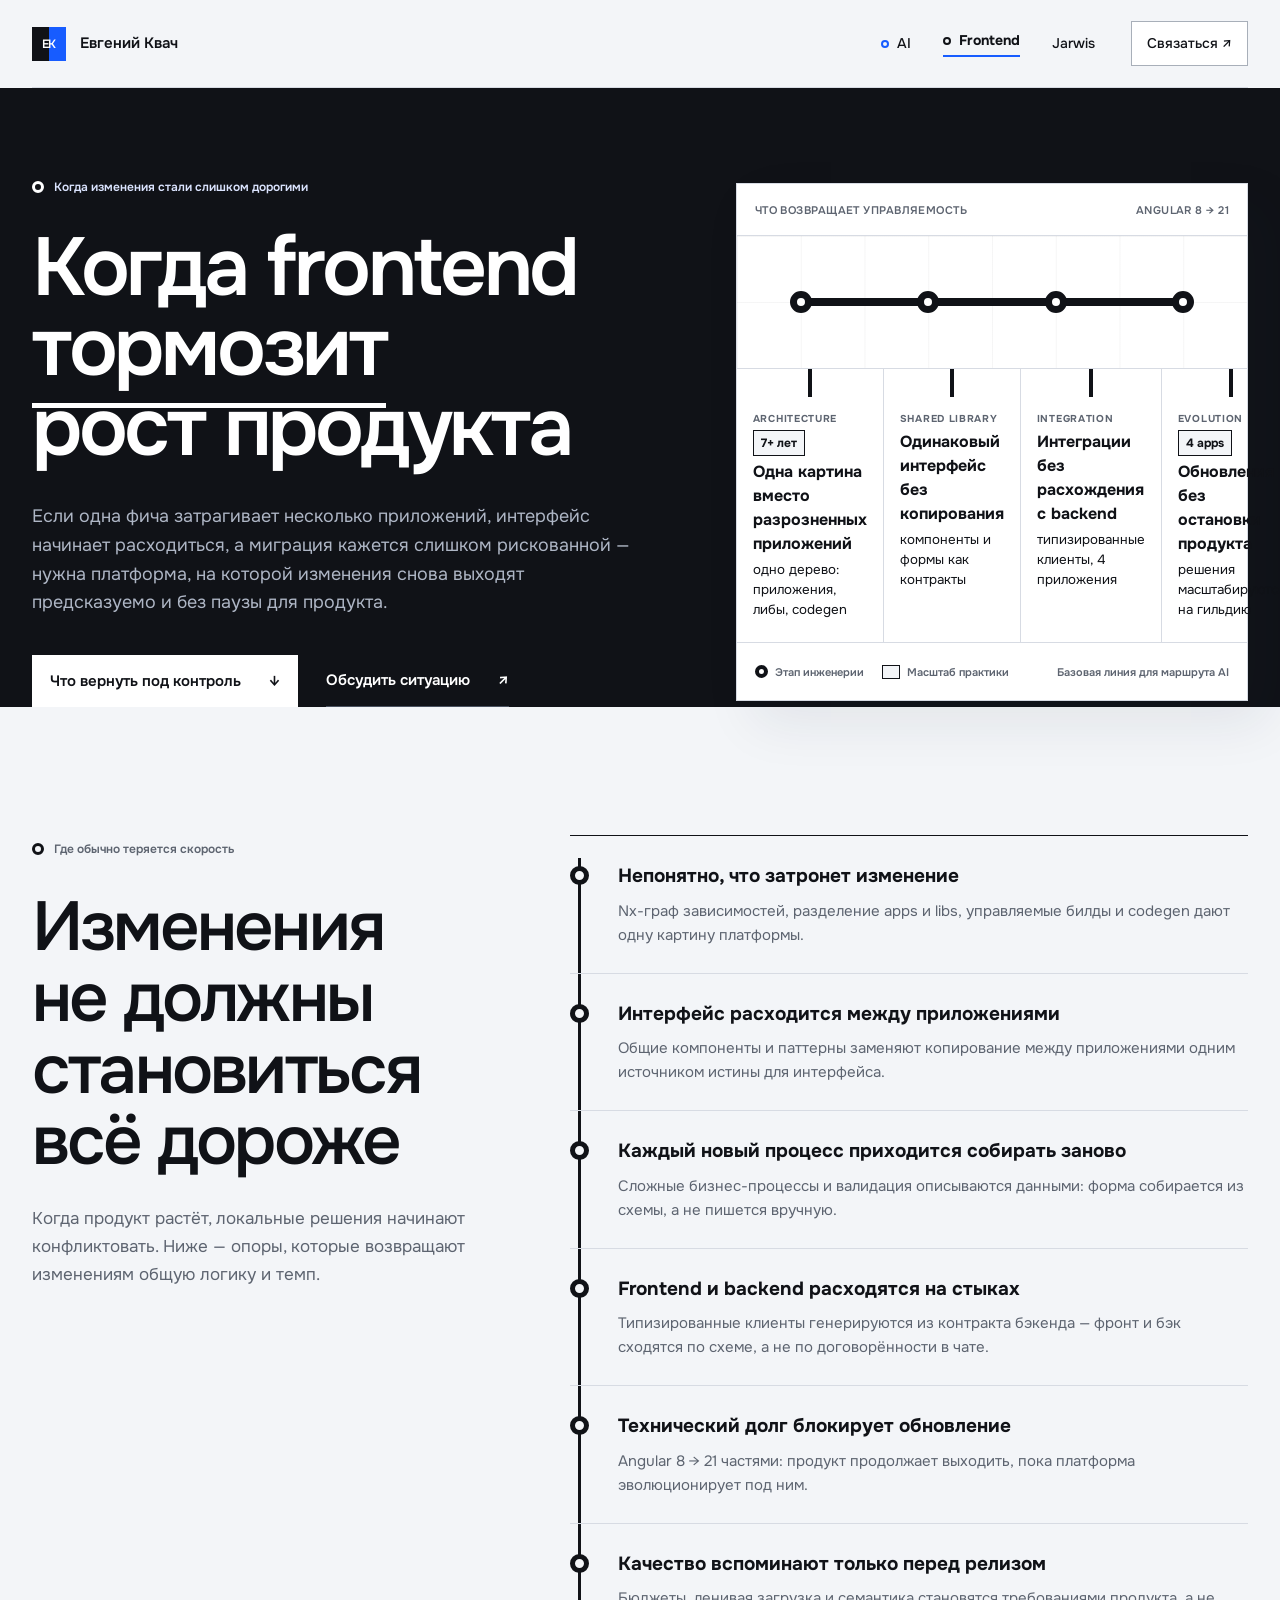
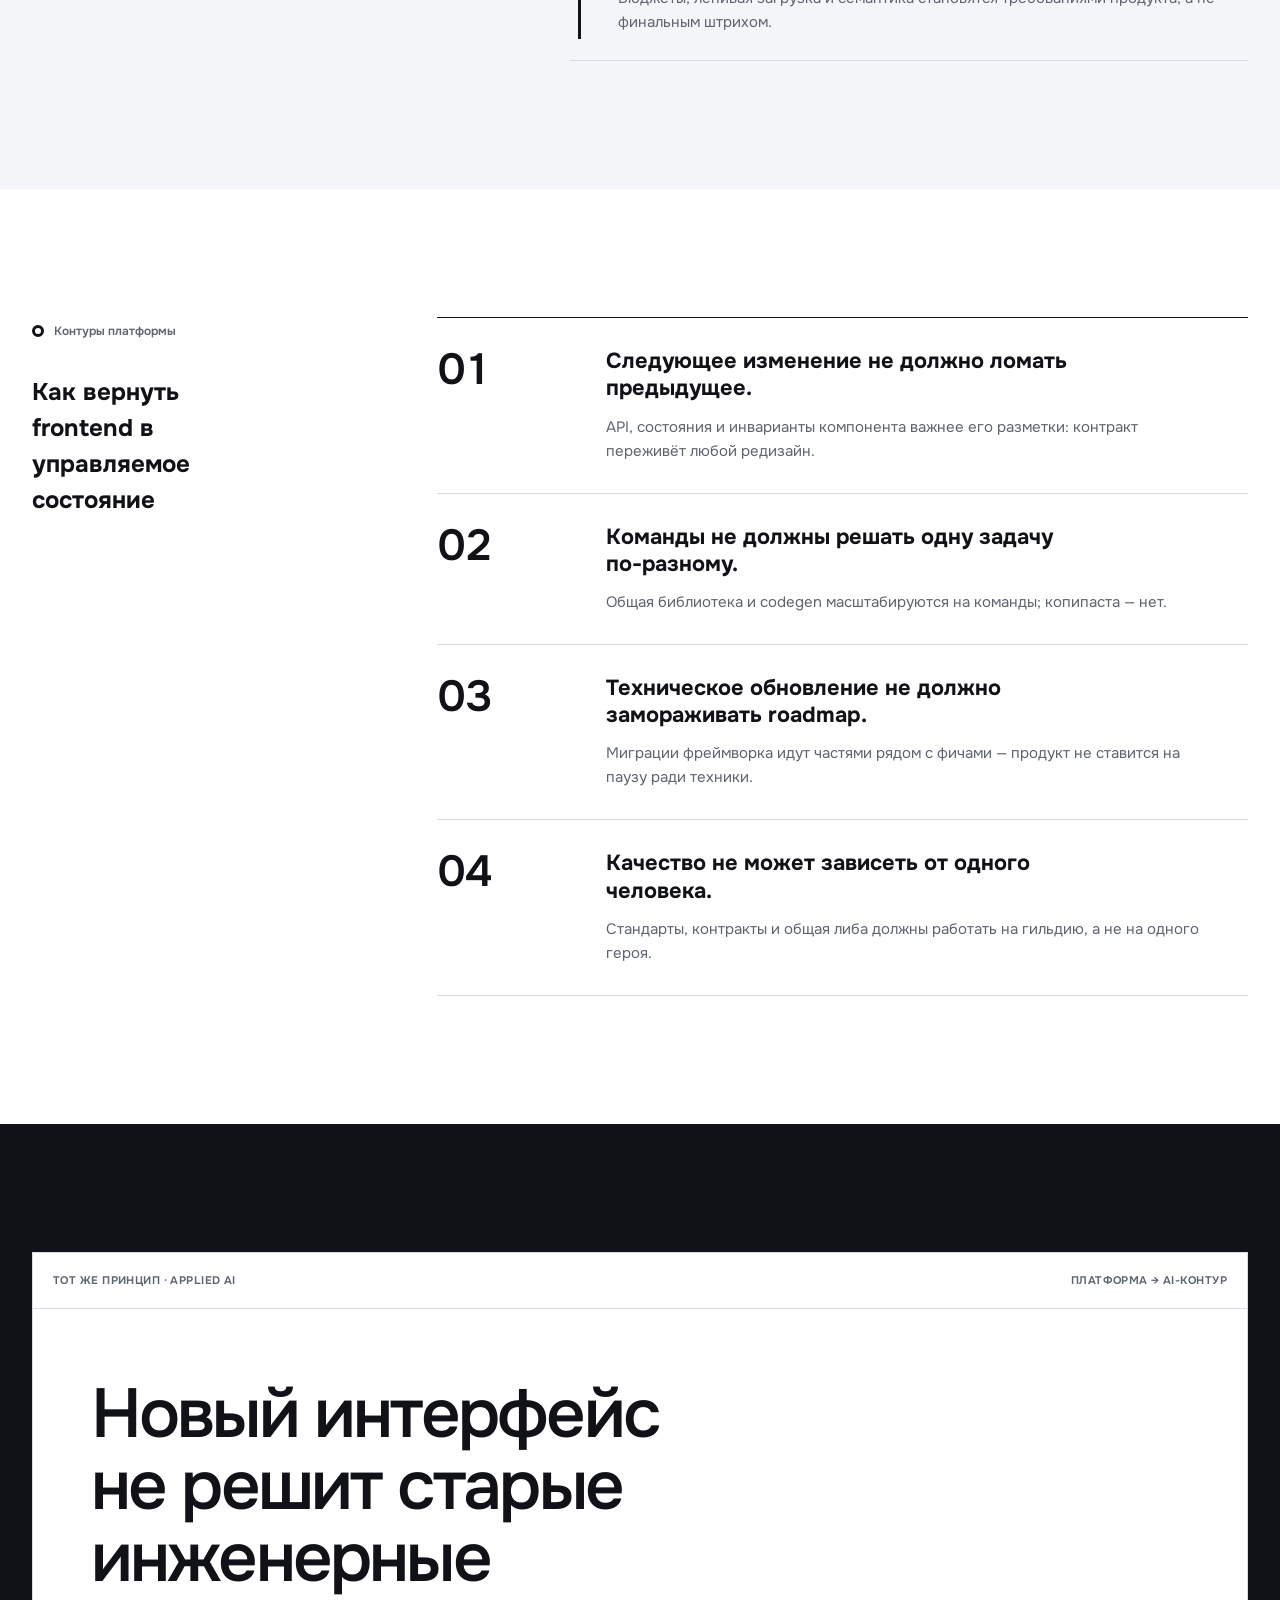
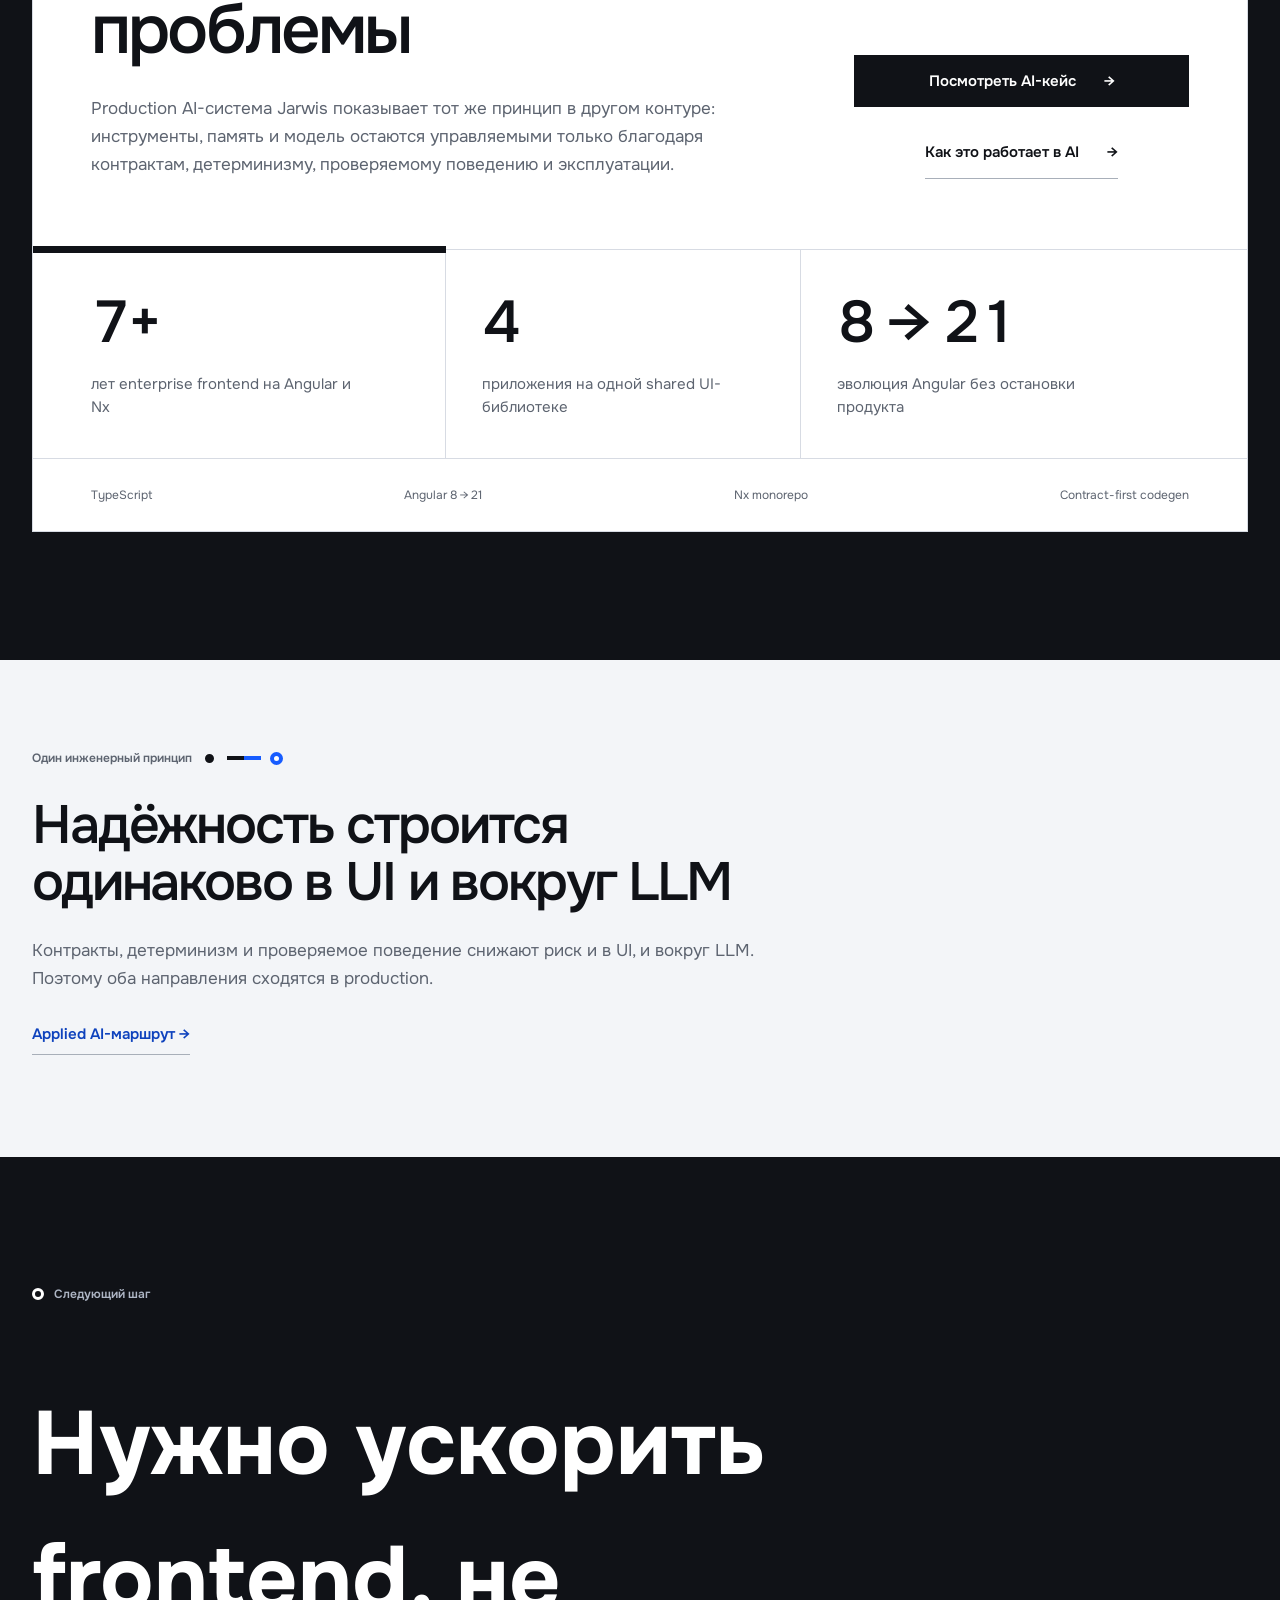
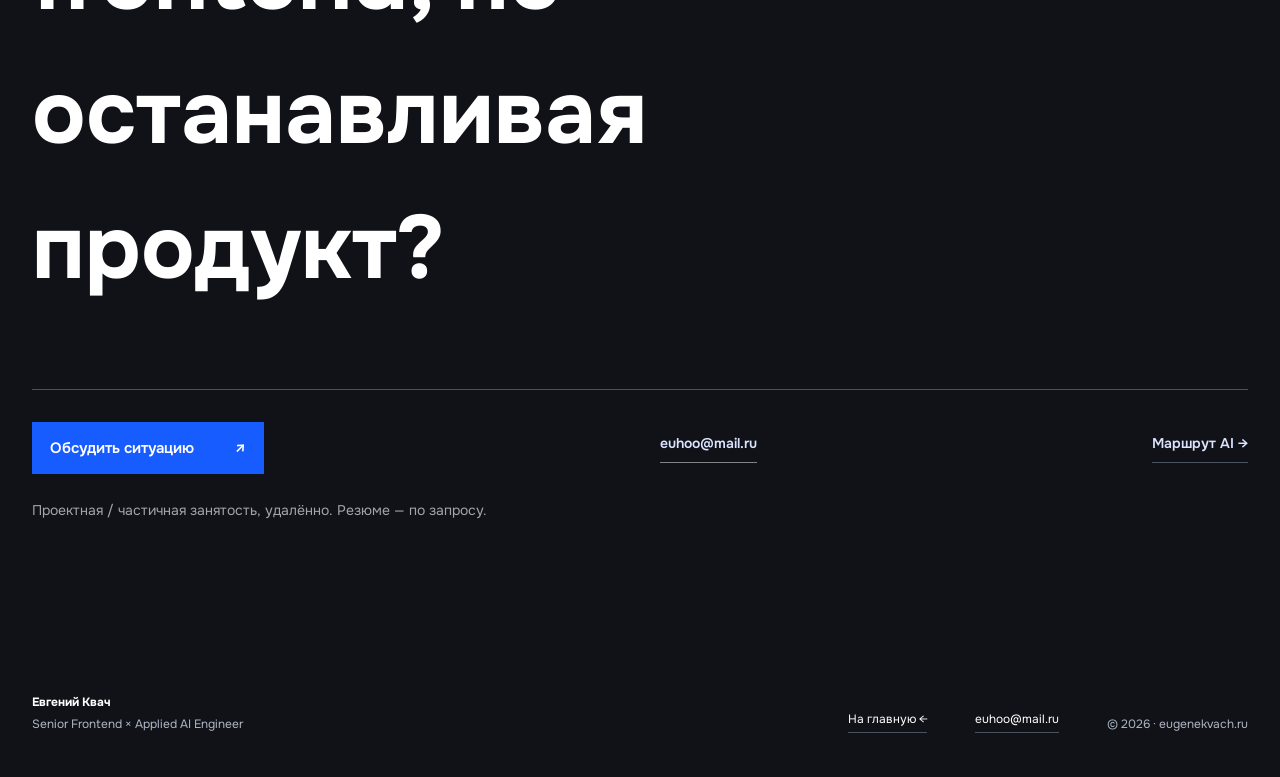
<file: src/frontend/index.html>
<!doctype html>
<!--
THESIS: Senior frontend engineering at enterprise scale is platform work — one shared base that many apps and a guild of engineers stand on, evolved without stopping the product.
OWN-WORLD: The production-interchange system on a signal-ink field: a white route sheet reads the Angular 8 → 21 platform evolution as four engineering stages, with scale metrics riding the line.
STORY: A hiring manager sees the role thesis, reads the platform evolution as engineered stages, audits what the line holds and how Eugene works, follows the proof up to the AI route, and contacts Eugene.
FIRST VIEWPORT: Signal-ink hero with the role thesis on the left and the evolution route sheet on the right; case and contact actions beneath the thesis.
FORM: Role page for the Senior Frontend route; ink ownership per the route-ownership rule, the AI transfer acknowledged, zero client-side JavaScript.
-->
<html lang="ru">
  <head>
    <meta charset="UTF-8" />
    <meta name="viewport" content="width=device-width, initial-scale=1.0" />
    <meta
      name="description"
      content="Когда frontend замедляет выпуск продукта: как вернуть управляемость изменениям в Angular/Nx-платформе, не останавливая разработку."
    />
    <title>Когда frontend замедляет продукт · Евгений Квач</title>
    <link rel="canonical" href="https://eugenekvach.ru/frontend/" />
    <link rel="icon" href="/assets/favicon.svg" type="image/svg+xml" />
    <meta property="og:type" content="website" />
    <meta property="og:locale" content="ru_RU" />
    <meta property="og:url" content="https://eugenekvach.ru/frontend/" />
    <meta property="og:title" content="Когда frontend замедляет продукт · Евгений Квач" />
    <meta
      property="og:description"
      content="Как вернуть управляемость изменениям в Angular/Nx-платформе: общая база, контрактные интеграции и миграции без остановки продукта."
    />
    <meta property="og:image" content="https://eugenekvach.ru/assets/og.jpg" />
    <meta property="og:image:width" content="1200" />
    <meta property="og:image:height" content="630" />
    <meta property="og:image:alt" content="Евгений Квач — Senior Frontend &amp; Applied AI Engineer" />
    <meta name="twitter:card" content="summary_large_image" />
    <link rel="preconnect" href="https://fonts.googleapis.com" />
    <link rel="preconnect" href="https://fonts.gstatic.com" crossorigin />
    <link
      href="https://fonts.googleapis.com/css2?family=Onest:wght@400;500;600;700&amp;display=swap"
      rel="stylesheet"
    />
    <link rel="stylesheet" href="../styles.css?v=374b3c60e534" />
    <script type="application/ld+json">
      {
        "@context": "https://schema.org",
        "@type": "Person",
        "name": "Евгений Квач",
        "alternateName": "Eugene Kvach",
        "url": "https://eugenekvach.ru/",
        "email": "mailto:euhoo@mail.ru",
        "jobTitle": "Senior Frontend & Applied AI Engineer",
        "description": "Product engineer: enterprise-фронтенд на Angular/Nx и production-системы вокруг LLM.",
        "knowsAbout": ["Frontend Engineering","Angular","Nx","TypeScript","Applied AI","LLM","RAG","AI agents","Prompt engineering","Software architecture"],
        "sameAs": ["https://t.me/euhoo"]
      }
    </script>
  </head>
  <body class="frontend-page">
    <a class="skip-link" href="#content">К основному содержанию</a>

    <header class="site-header">
      <div class="shell header-inner">
        <a class="identity" href="../" aria-label="Евгений Квач, главная страница">
          <span class="identity__mark" aria-hidden="true">ЕК</span>
          <span class="identity__name">Евгений Квач</span>
        </a>

        <nav class="site-nav" aria-label="Основная навигация">
          <a href="../ai/"><i class="nav-dot nav-dot--ai" aria-hidden="true"></i>AI</a>
          <a class="site-nav__active" href="./" aria-current="page"><i class="nav-dot" aria-hidden="true"></i>Frontend</a>
          <a href="../helper/">Jarwis</a>
          <a class="site-nav__contact" href="https://t.me/euhoo">Связаться ↗</a>
        </nav>
      </div>
    </header>

    <main id="content">
      <section class="frontend-hero" aria-labelledby="frontend-title">
        <div class="shell frontend-hero__inner">
          <div class="frontend-hero__copy">
            <p class="case-marker case-marker--ink"><i aria-hidden="true"></i> Когда изменения стали слишком дорогими</p>
            <h1 id="frontend-title">
              Когда frontend<br />
              <em>тормозит</em><br />
              рост продукта
            </h1>
            <p class="frontend-hero__lead">
              Если одна фича затрагивает несколько приложений, интерфейс начинает
              расходиться, а миграция кажется слишком рискованной — нужна платформа,
              на которой изменения снова выходят предсказуемо и без паузы для продукта.
            </p>
            <div class="frontend-hero__actions">
              <a class="button button--ink-light" href="#stack">
                Что вернуть под контроль <span aria-hidden="true">↓</span>
              </a>
              <a class="button button--ink-quiet" href="https://t.me/euhoo">
                Обсудить ситуацию <span aria-hidden="true">↗</span>
              </a>
            </div>
          </div>

          <figure class="platform-evolution" aria-labelledby="platform-evolution-title">
            <figcaption class="platform-evolution__meta" id="platform-evolution-title">
              <span>Что возвращает управляемость</span>
              <span>Angular 8 → 21</span>
            </figcaption>

            <div class="platform-evolution__canvas">
              <div class="platform-evolution__line-row">
                <svg viewBox="0 0 620 130" preserveAspectRatio="none" aria-hidden="true">
                  <path class="track track--frontend" pathLength="1" d="M77 65 H543" />
                </svg>
                <span class="platform-evolution__node" style="left:12.5%"></span>
                <span class="platform-evolution__node" style="left:37.5%"></span>
                <span class="platform-evolution__node" style="left:62.5%"></span>
                <span class="platform-evolution__node" style="left:87.5%"></span>
              </div>

              <ol class="platform-evolution__columns" aria-label="Этапы frontend-платформы">
                <li class="platform-evolution__col">
                  <i class="platform-evolution__drop" aria-hidden="true"></i>
                  <span class="platform-evolution__kicker">Architecture</span>
                  <span class="platform-evolution__chip">7+ лет</span>
                  <strong>Одна картина вместо разрозненных приложений</strong>
                  <small>одно дерево: приложения, либы, codegen</small>
                </li>
                <li class="platform-evolution__col">
                  <i class="platform-evolution__drop" aria-hidden="true"></i>
                  <span class="platform-evolution__kicker">Shared library</span>
                  <strong>Одинаковый интерфейс без копирования</strong>
                  <small>компоненты и формы как контракты</small>
                </li>
                <li class="platform-evolution__col">
                  <i class="platform-evolution__drop" aria-hidden="true"></i>
                  <span class="platform-evolution__kicker">Integration</span>
                  <strong>Интеграции без расхождения с backend</strong>
                  <small>типизированные клиенты, 4 приложения</small>
                </li>
                <li class="platform-evolution__col">
                  <i class="platform-evolution__drop" aria-hidden="true"></i>
                  <span class="platform-evolution__kicker">Evolution</span>
                  <span class="platform-evolution__chip">4 apps</span>
                  <strong>Обновления без остановки продукта</strong>
                  <small>решения масштабируются на гильдию</small>
                </li>
              </ol>
            </div>

            <div class="platform-evolution__legend" aria-label="Легенда карты">
              <span><i class="platform-evolution__legend-station" aria-hidden="true"></i> Этап инженерии</span>
              <span><i class="platform-evolution__legend-chip" aria-hidden="true"></i> Масштаб практики</span>
              <span class="platform-evolution__legend-note">Базовая линия для маршрута AI</span>
            </div>
          </figure>
        </div>
      </section>

      <section class="frontend-facts shell" id="stack" aria-labelledby="frontend-stack-title">
        <header class="frontend-facts__header">
          <p class="section-route section-route--ink"><i aria-hidden="true"></i> Где обычно теряется скорость</p>
          <h2 id="frontend-stack-title">Изменения не должны становиться всё дороже</h2>
          <p class="frontend-facts__lead">
            Когда продукт растёт, локальные решения начинают конфликтовать.
            Ниже — опоры, которые возвращают изменениям общую логику и темп.
          </p>
        </header>

        <ul class="frontend-facts__list">
          <li>
            <span class="frontend-facts__station" aria-hidden="true"></span>
            <strong>Непонятно, что затронет изменение</strong>
            <span>Nx-граф зависимостей, разделение apps и libs, управляемые билды и codegen дают одну картину платформы.</span>
          </li>
          <li>
            <span class="frontend-facts__station" aria-hidden="true"></span>
            <strong>Интерфейс расходится между приложениями</strong>
            <span>Общие компоненты и паттерны заменяют копирование между приложениями одним источником истины для интерфейса.</span>
          </li>
          <li>
            <span class="frontend-facts__station" aria-hidden="true"></span>
            <strong>Каждый новый процесс приходится собирать заново</strong>
            <span>Сложные бизнес-процессы и валидация описываются данными: форма собирается из схемы, а не пишется вручную.</span>
          </li>
          <li>
            <span class="frontend-facts__station" aria-hidden="true"></span>
            <strong>Frontend и backend расходятся на стыках</strong>
            <span>Типизированные клиенты генерируются из контракта бэкенда — фронт и бэк сходятся по схеме, а не по договорённости в чате.</span>
          </li>
          <li>
            <span class="frontend-facts__station" aria-hidden="true"></span>
            <strong>Технический долг блокирует обновление</strong>
            <span>Angular 8 → 21 частями: продукт продолжает выходить, пока платформа эволюционирует под ним.</span>
          </li>
          <li>
            <span class="frontend-facts__station" aria-hidden="true"></span>
            <strong>Качество вспоминают только перед релизом</strong>
            <span>Бюджеты, ленивая загрузка и семантика становятся требованиями продукта, а не финальным штрихом.</span>
          </li>
        </ul>
      </section>

      <section class="frontend-rules" id="rules" aria-labelledby="frontend-rules-title">
        <div class="shell frontend-rules__inner">
          <header class="frontend-rules__header">
            <p class="section-route section-route--ink"><i aria-hidden="true"></i> Контуры платформы</p>
            <h2 id="frontend-rules-title">Как вернуть frontend в управляемое состояние</h2>
          </header>

          <ol class="frontend-rules__list">
            <li>
              <b>01</b>
              <div>
                <strong>Следующее изменение не должно ломать предыдущее.</strong>
                <span>API, состояния и инварианты компонента важнее его разметки: контракт переживёт любой редизайн.</span>
              </div>
            </li>
            <li>
              <b>02</b>
              <div>
                <strong>Команды не должны решать одну задачу по-разному.</strong>
                <span>Общая библиотека и codegen масштабируются на команды; копипаста — нет.</span>
              </div>
            </li>
            <li>
              <b>03</b>
              <div>
                <strong>Техническое обновление не должно замораживать roadmap.</strong>
                <span>Миграции фреймворка идут частями рядом с фичами — продукт не ставится на паузу ради техники.</span>
              </div>
            </li>
            <li>
              <b>04</b>
              <div>
                <strong>Качество не может зависеть от одного человека.</strong>
                <span>Стандарты, контракты и общая либа должны работать на гильдию, а не на одного героя.</span>
              </div>
            </li>
          </ol>
        </div>
      </section>

      <section class="frontend-proof" id="ai-on-top" aria-labelledby="frontend-proof-title">
        <div class="shell">
          <div class="frontend-proof__sheet">
            <div class="frontend-proof__meta">
              <span>Тот же принцип · Applied AI</span>
              <span>Платформа → AI-контур</span>
            </div>

            <div class="frontend-proof__body">
              <div class="frontend-proof__copy">
                <h2 id="frontend-proof-title">Новый интерфейс не решит старые инженерные проблемы</h2>
                <p>
                  Production AI-система Jarwis показывает тот же принцип в другом
                  контуре: инструменты, память и модель остаются управляемыми только
                  благодаря контрактам, детерминизму, проверяемому поведению и эксплуатации.
                </p>
              </div>
              <div class="frontend-proof__actions">
                <a class="button button--primary" href="../helper/">
                  Посмотреть AI-кейс <span aria-hidden="true">→</span>
                </a>
                <a class="button button--quiet" href="../ai/">
                  Как это работает в AI <span aria-hidden="true">→</span>
                </a>
              </div>
            </div>

            <div class="frontend-proof__metrics" aria-label="Базовая линия в цифрах">
              <article>
                <strong>7+</strong>
                <p>лет enterprise frontend на Angular и Nx</p>
              </article>
              <article>
                <strong>4</strong>
                <p>приложения на одной shared UI-библиотеке</p>
              </article>
              <article>
                <strong>8 → 21</strong>
                <p>эволюция Angular без остановки продукта</p>
              </article>
            </div>

            <div class="frontend-proof__foundation">
              <span>TypeScript</span>
              <span>Angular 8 → 21</span>
              <span>Nx monorepo</span>
              <span>Contract-first codegen</span>
            </div>
          </div>
        </div>
      </section>

      <section class="frontend-transfer shell" aria-labelledby="frontend-transfer-title">
        <p class="transfer-sign transfer-sign--to-ai">
          <i class="transfer-sign__frontend" aria-hidden="true"></i>
          <i class="transfer-sign__seg transfer-sign__seg--to-ai" aria-hidden="true"></i>
          <i class="transfer-sign__ai" aria-hidden="true"></i>
          Один инженерный принцип
        </p>
        <h2 id="frontend-transfer-title">Надёжность строится одинаково в UI и вокруг LLM</h2>
        <p class="frontend-transfer__lead">
          Контракты, детерминизм и проверяемое поведение снижают риск и в UI, и
          вокруг LLM. Поэтому оба направления сходятся в production.
        </p>
        <a class="frontend-transfer__link" href="../ai/">
          Applied AI-маршрут <span aria-hidden="true">→</span>
        </a>
      </section>

      <section class="frontend-contact" aria-labelledby="frontend-contact-title">
        <div class="shell frontend-contact__inner">
          <p class="contact__route contact__route--ink"><i aria-hidden="true"></i> Следующий шаг</p>
          <h2 id="frontend-contact-title">Нужно ускорить frontend, не останавливая продукт?</h2>
          <div class="frontend-contact__actions">
            <a class="button button--ink-contact" href="https://t.me/euhoo">
              Обсудить ситуацию <span aria-hidden="true">↗</span>
            </a>
            <a class="frontend-contact__mail" href="mailto:euhoo@mail.ru">euhoo@mail.ru</a>
            <a class="frontend-contact__case" href="../ai/">Маршрут AI →</a>
          </div>
          <p class="contact-format contact-format--ink">Проектная / частичная занятость, удалённо. Резюме — по запросу.</p>
        </div>
      </section>
    </main>

    <footer class="site-footer">
      <div class="shell footer-inner">
        <div>
          <strong>Евгений Квач</strong>
          <span>Senior Frontend × Applied AI Engineer</span>
        </div>
        <a href="../">На главную ←</a>
        <a href="mailto:euhoo@mail.ru">euhoo@mail.ru</a>
        <span>© 2026 · eugenekvach.ru</span>
      </div>
    </footer>
  </body>
</html>
</file>
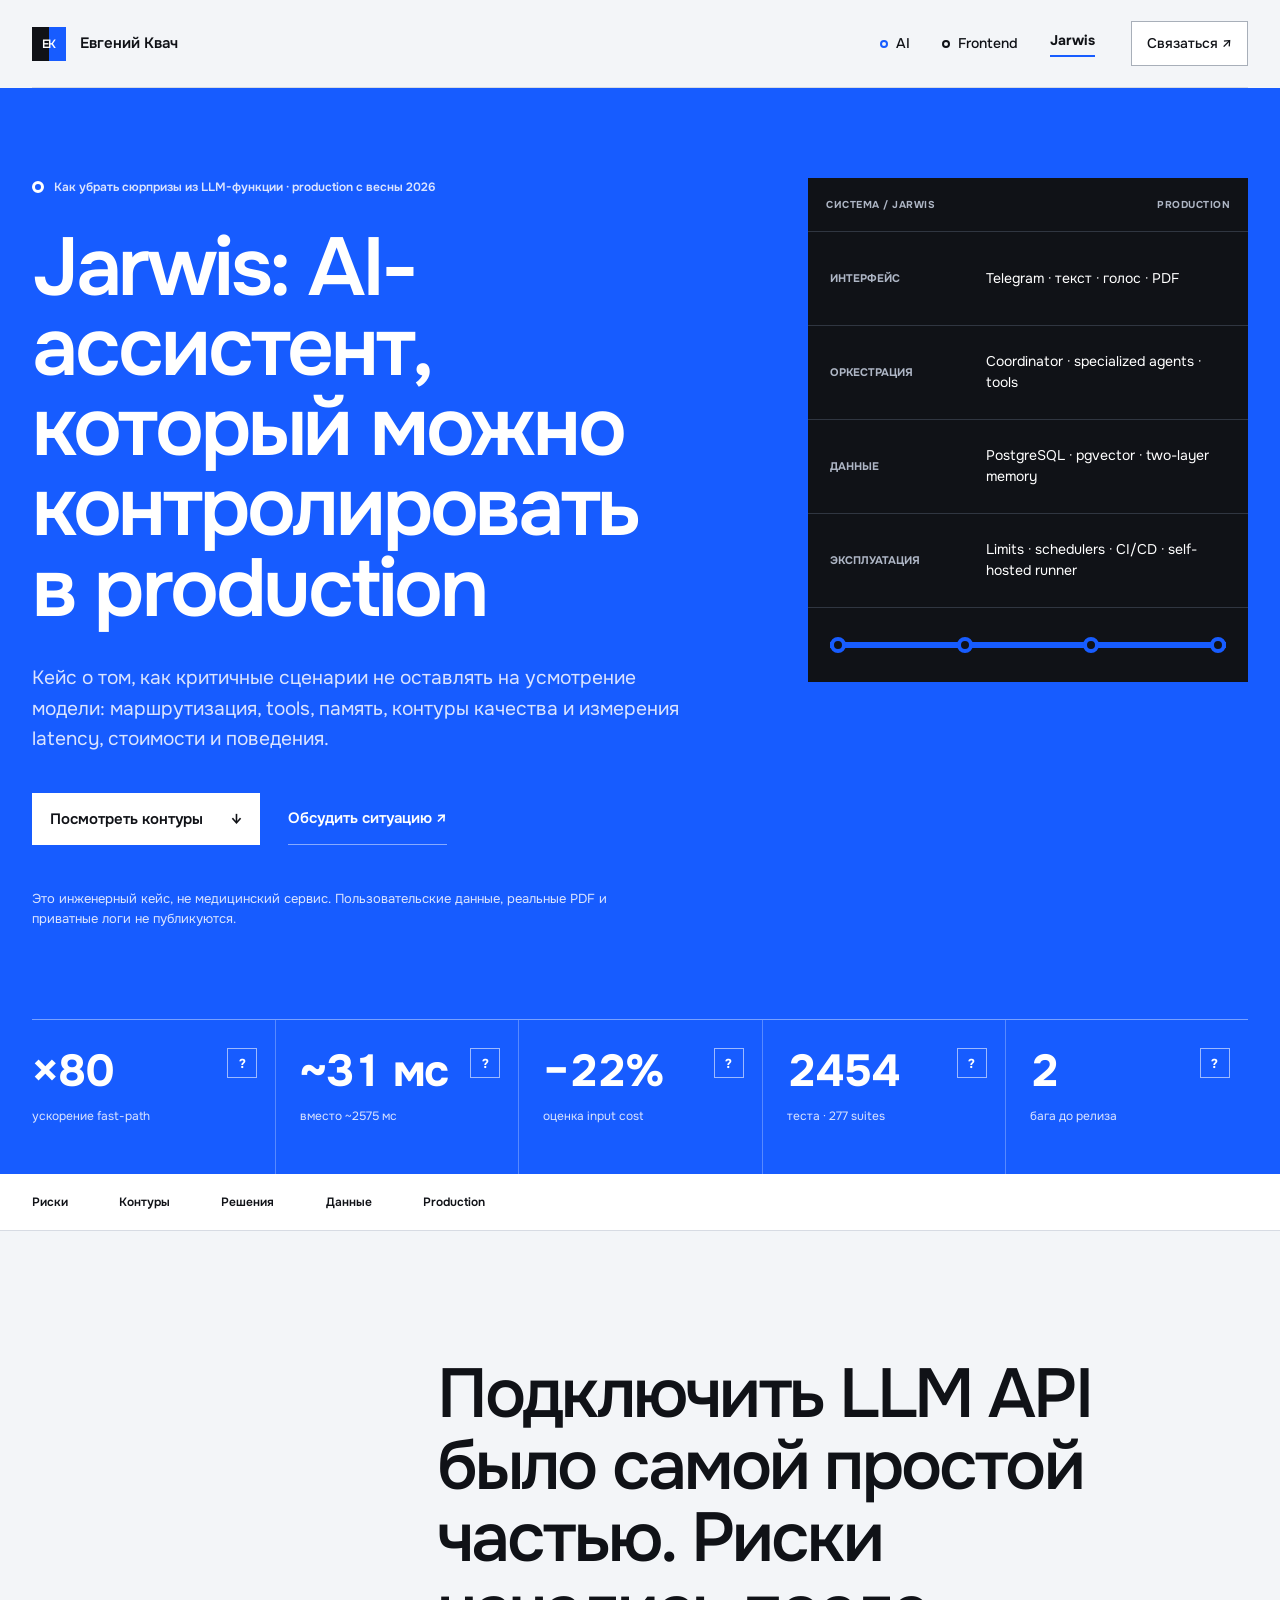
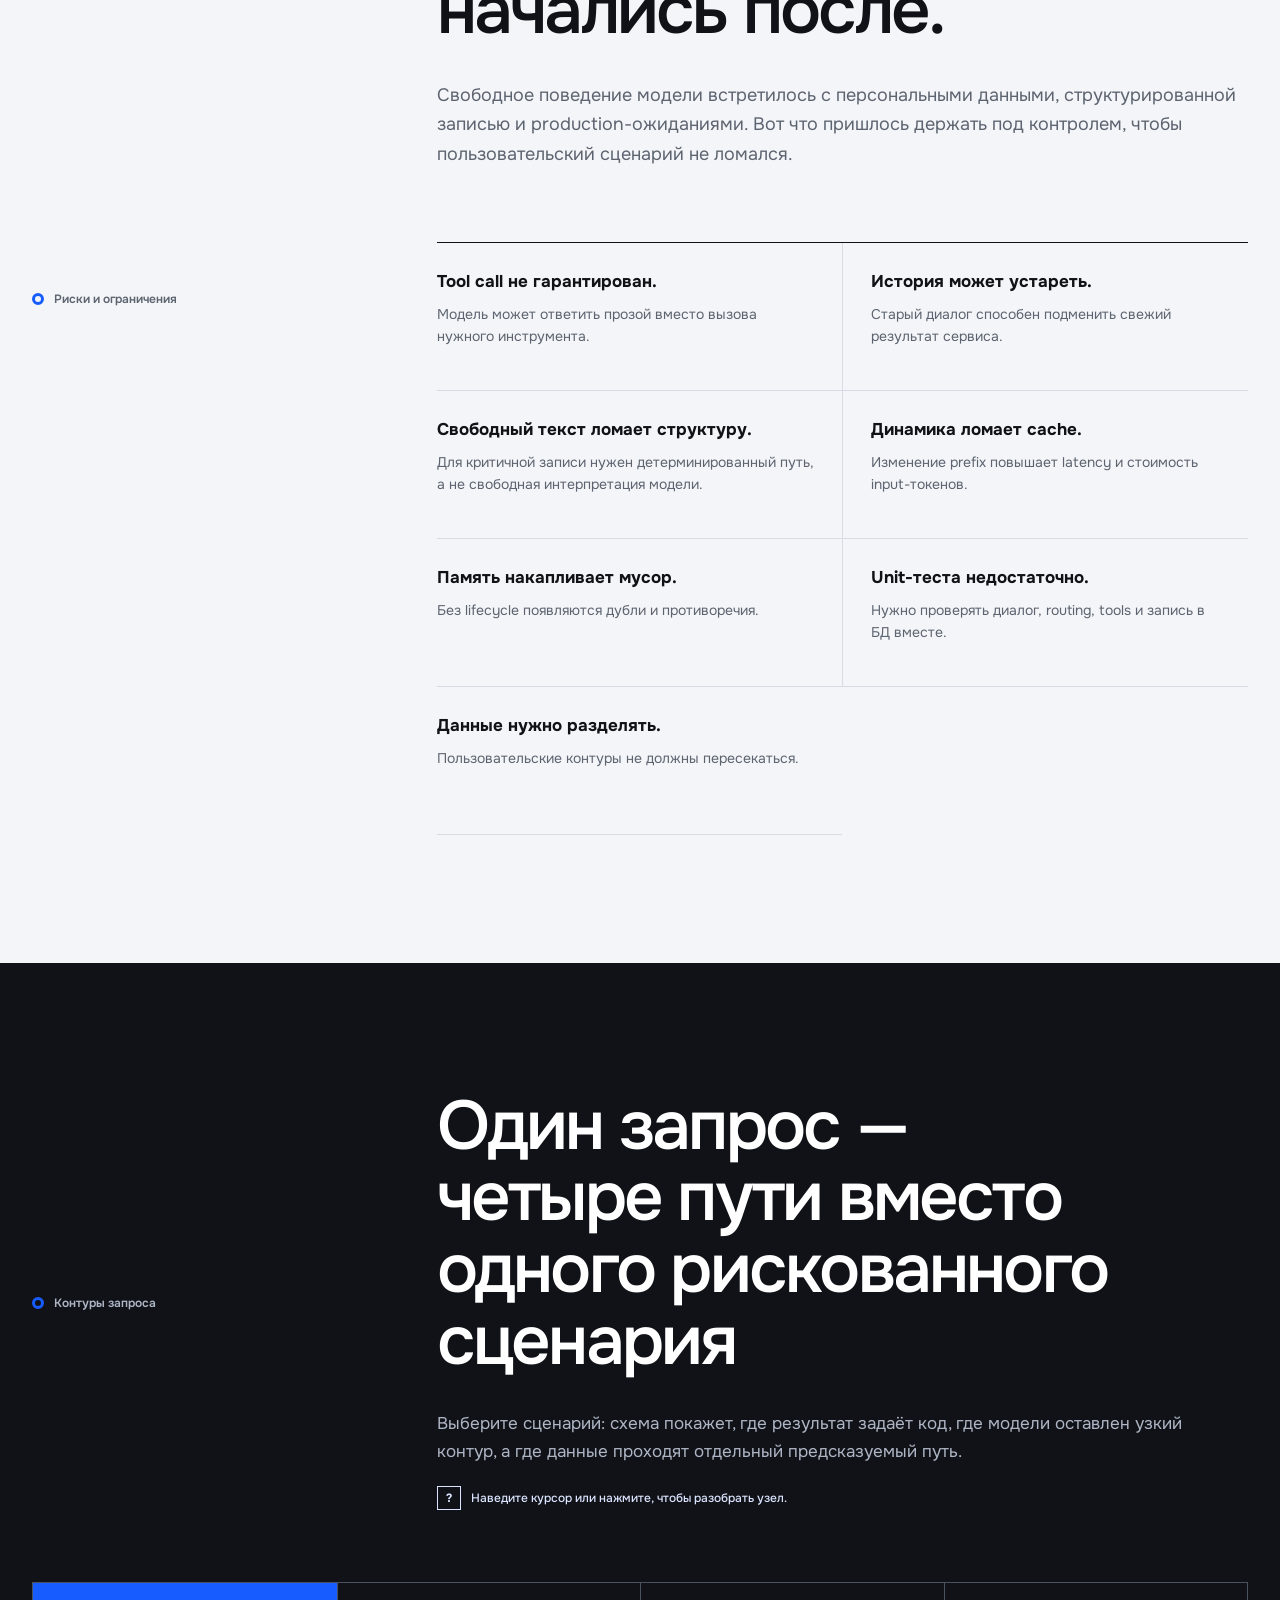
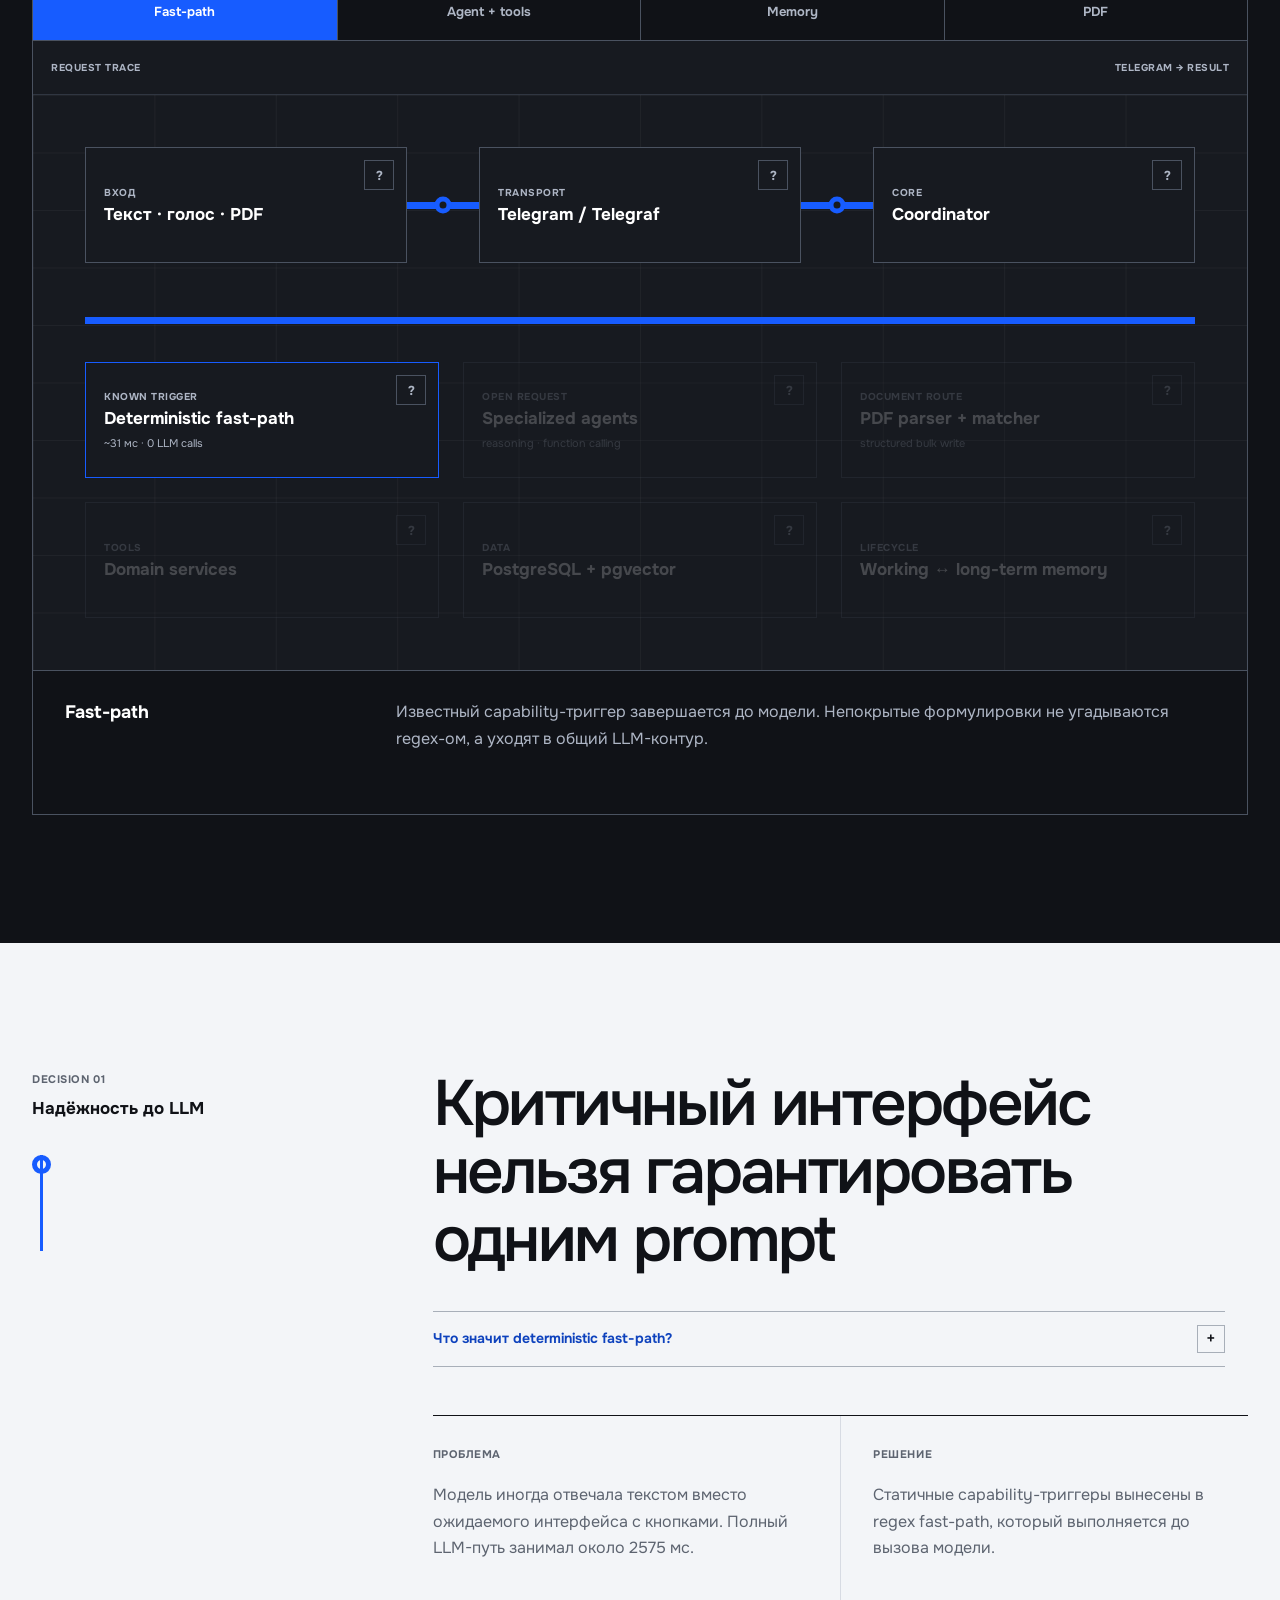
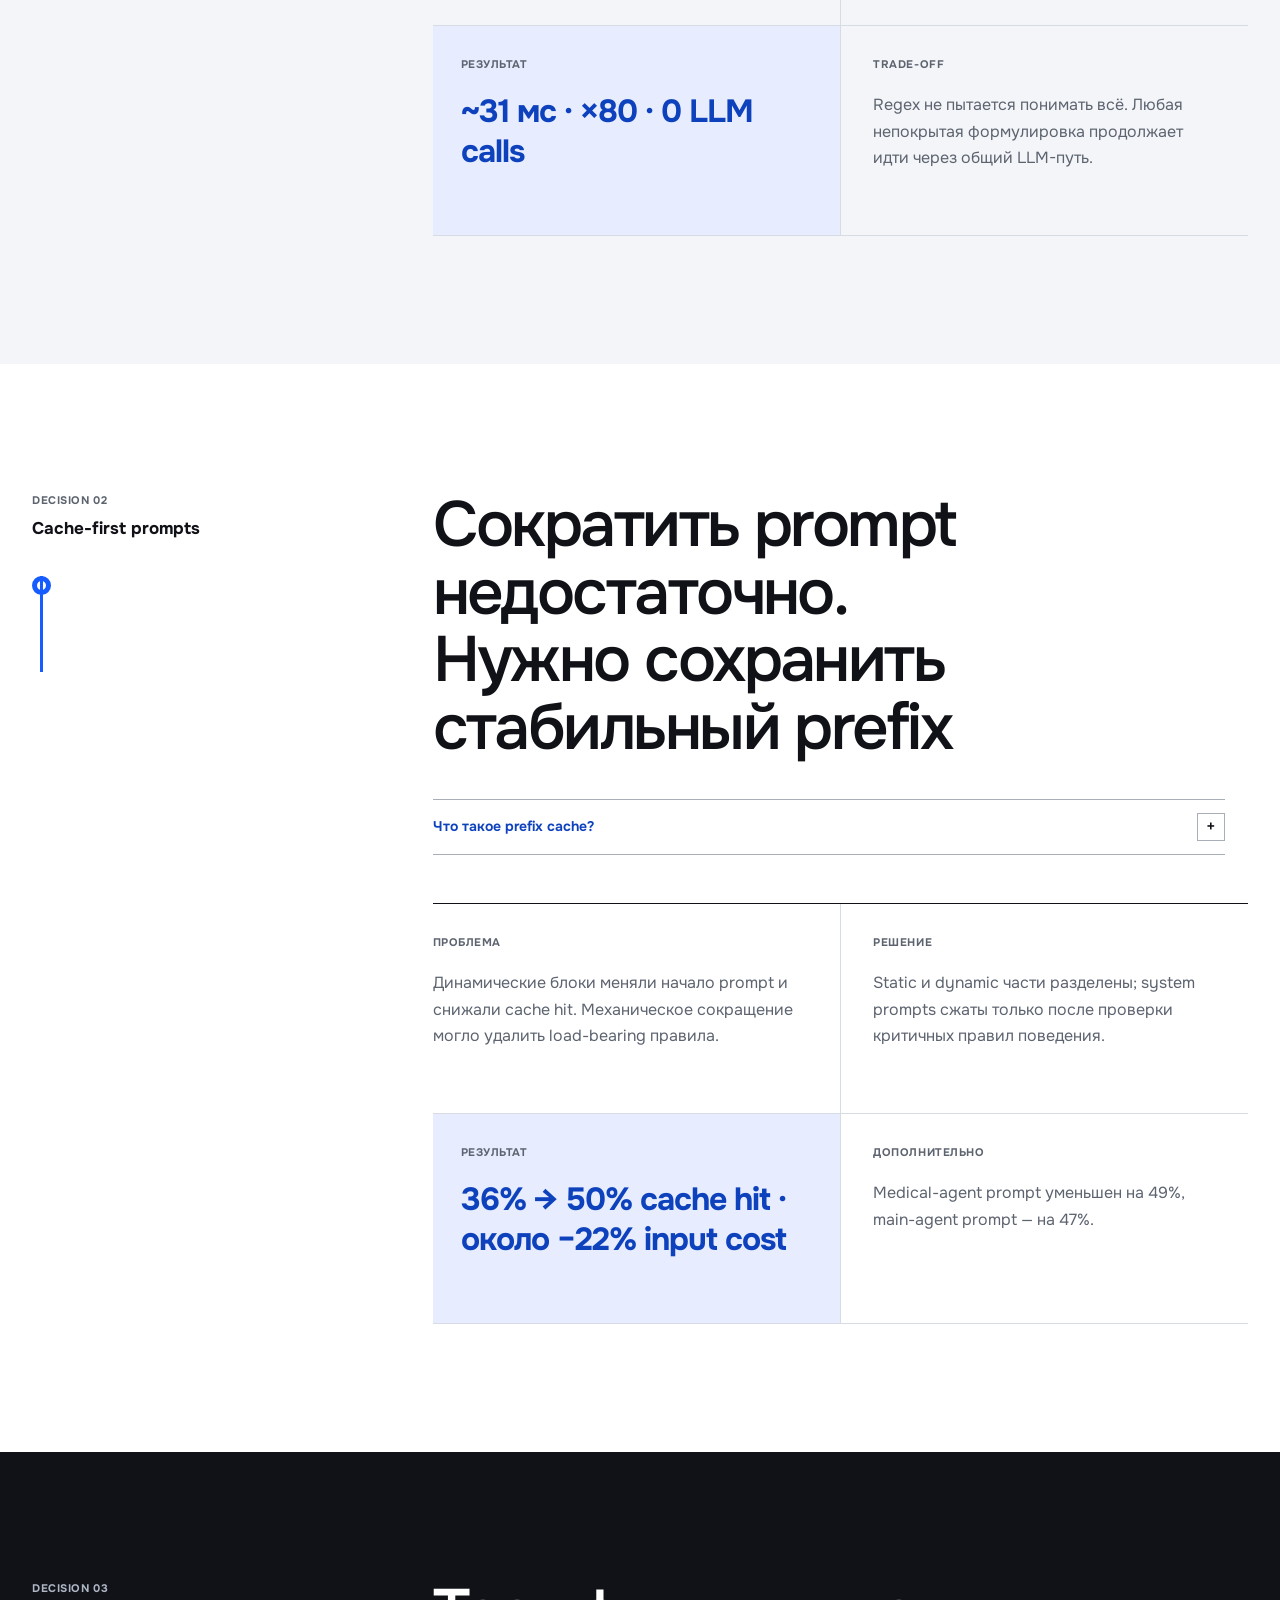
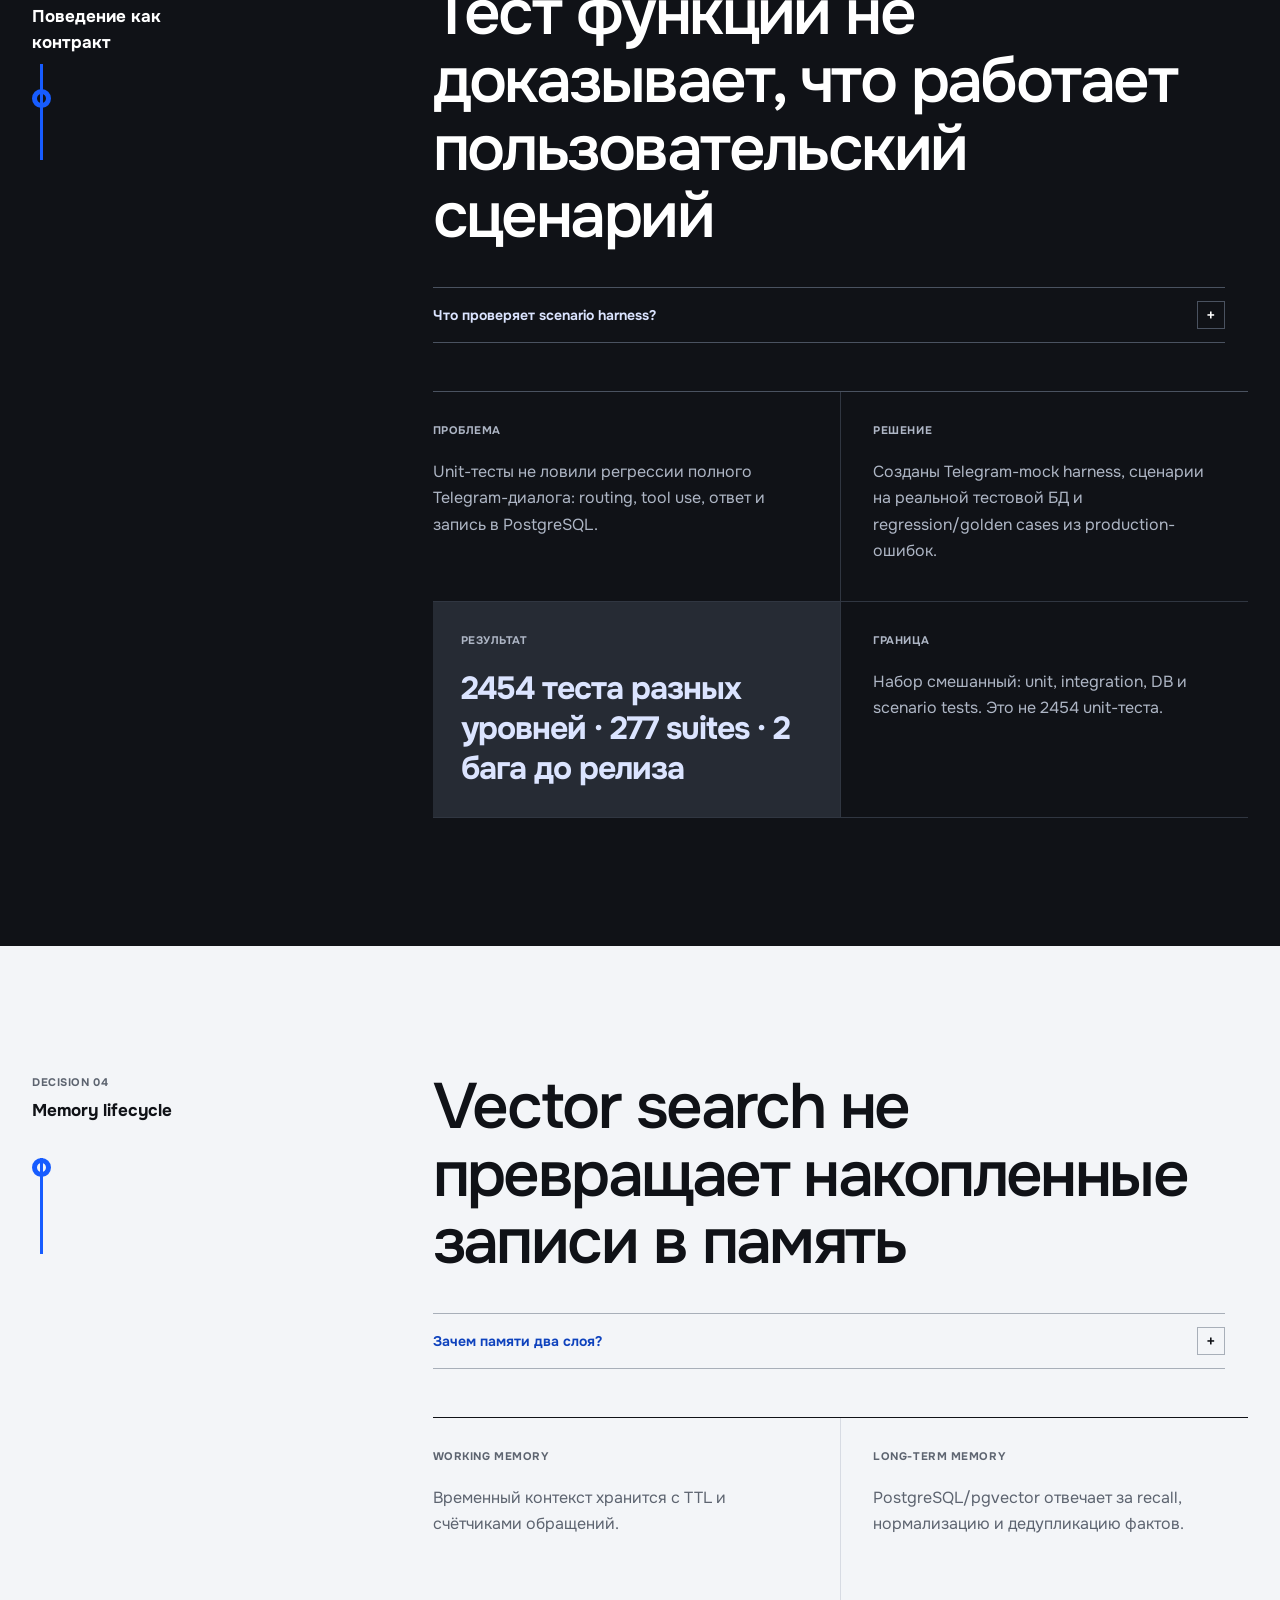
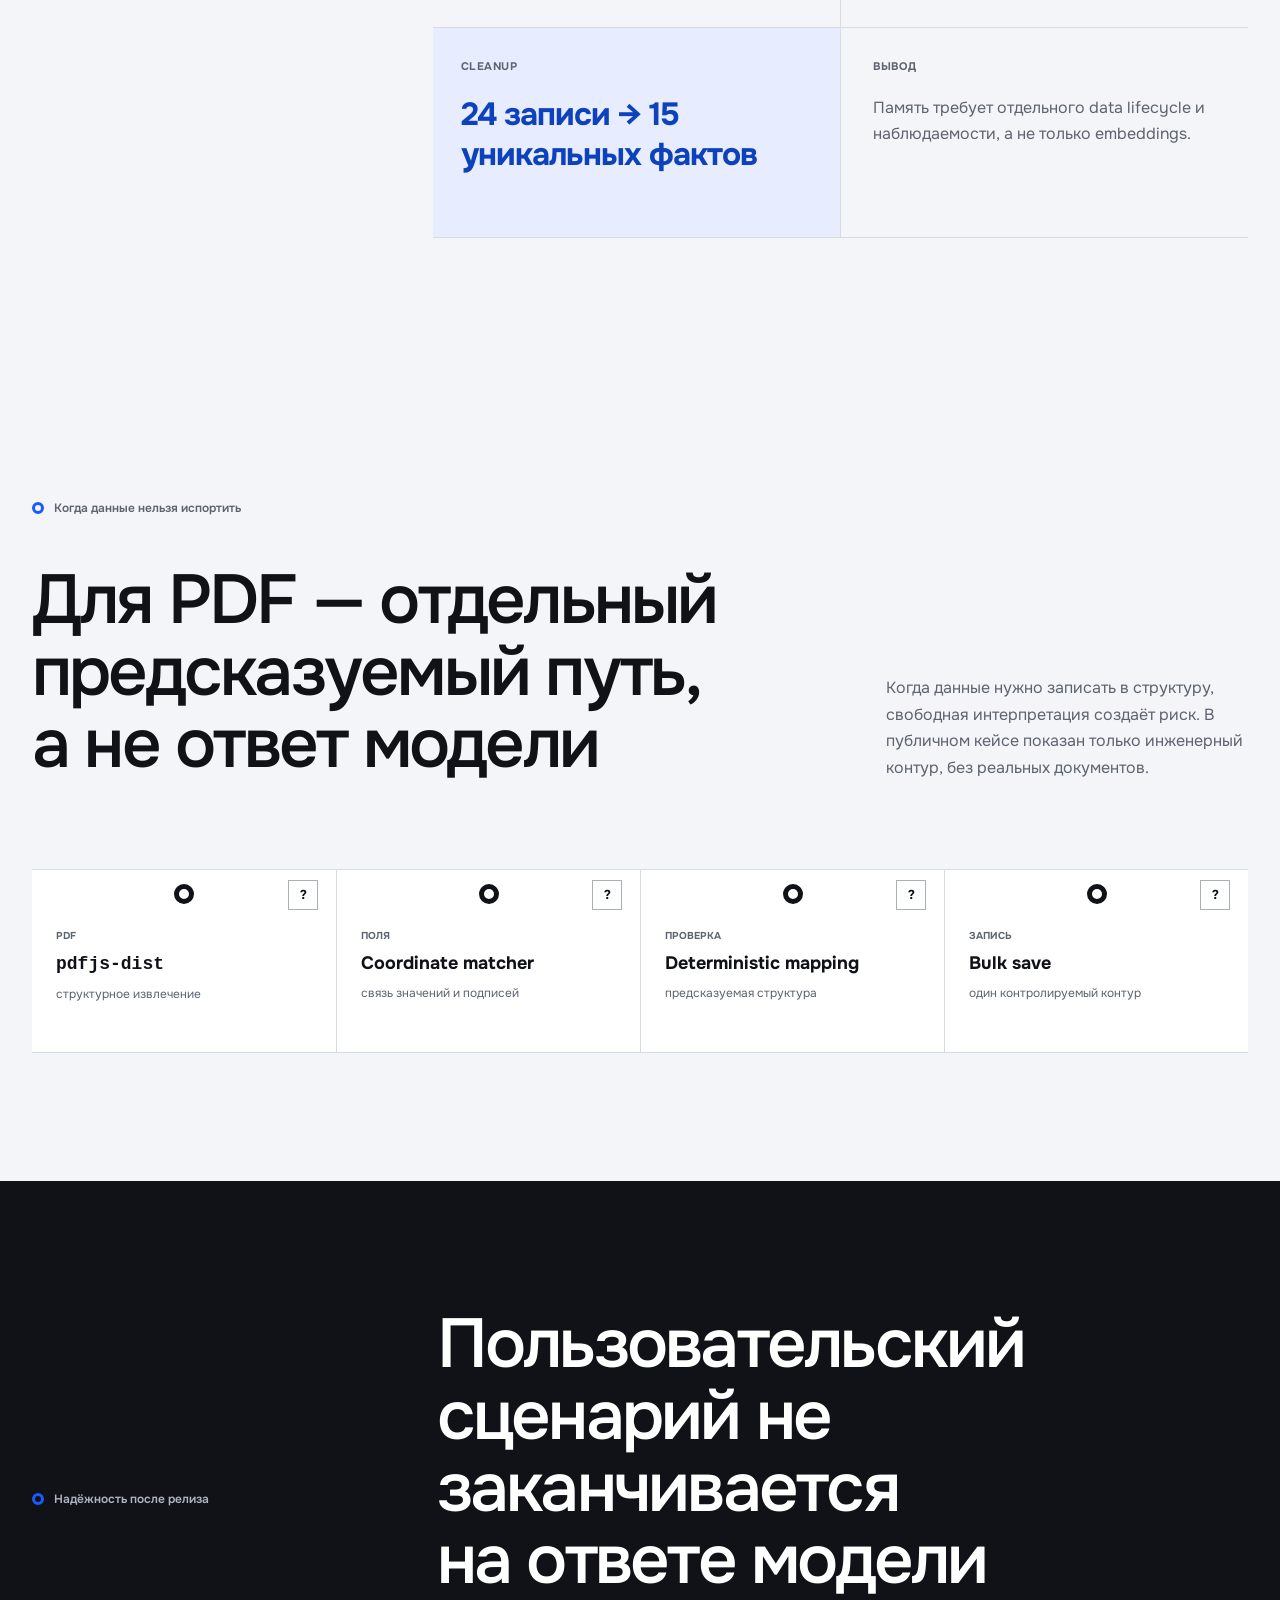
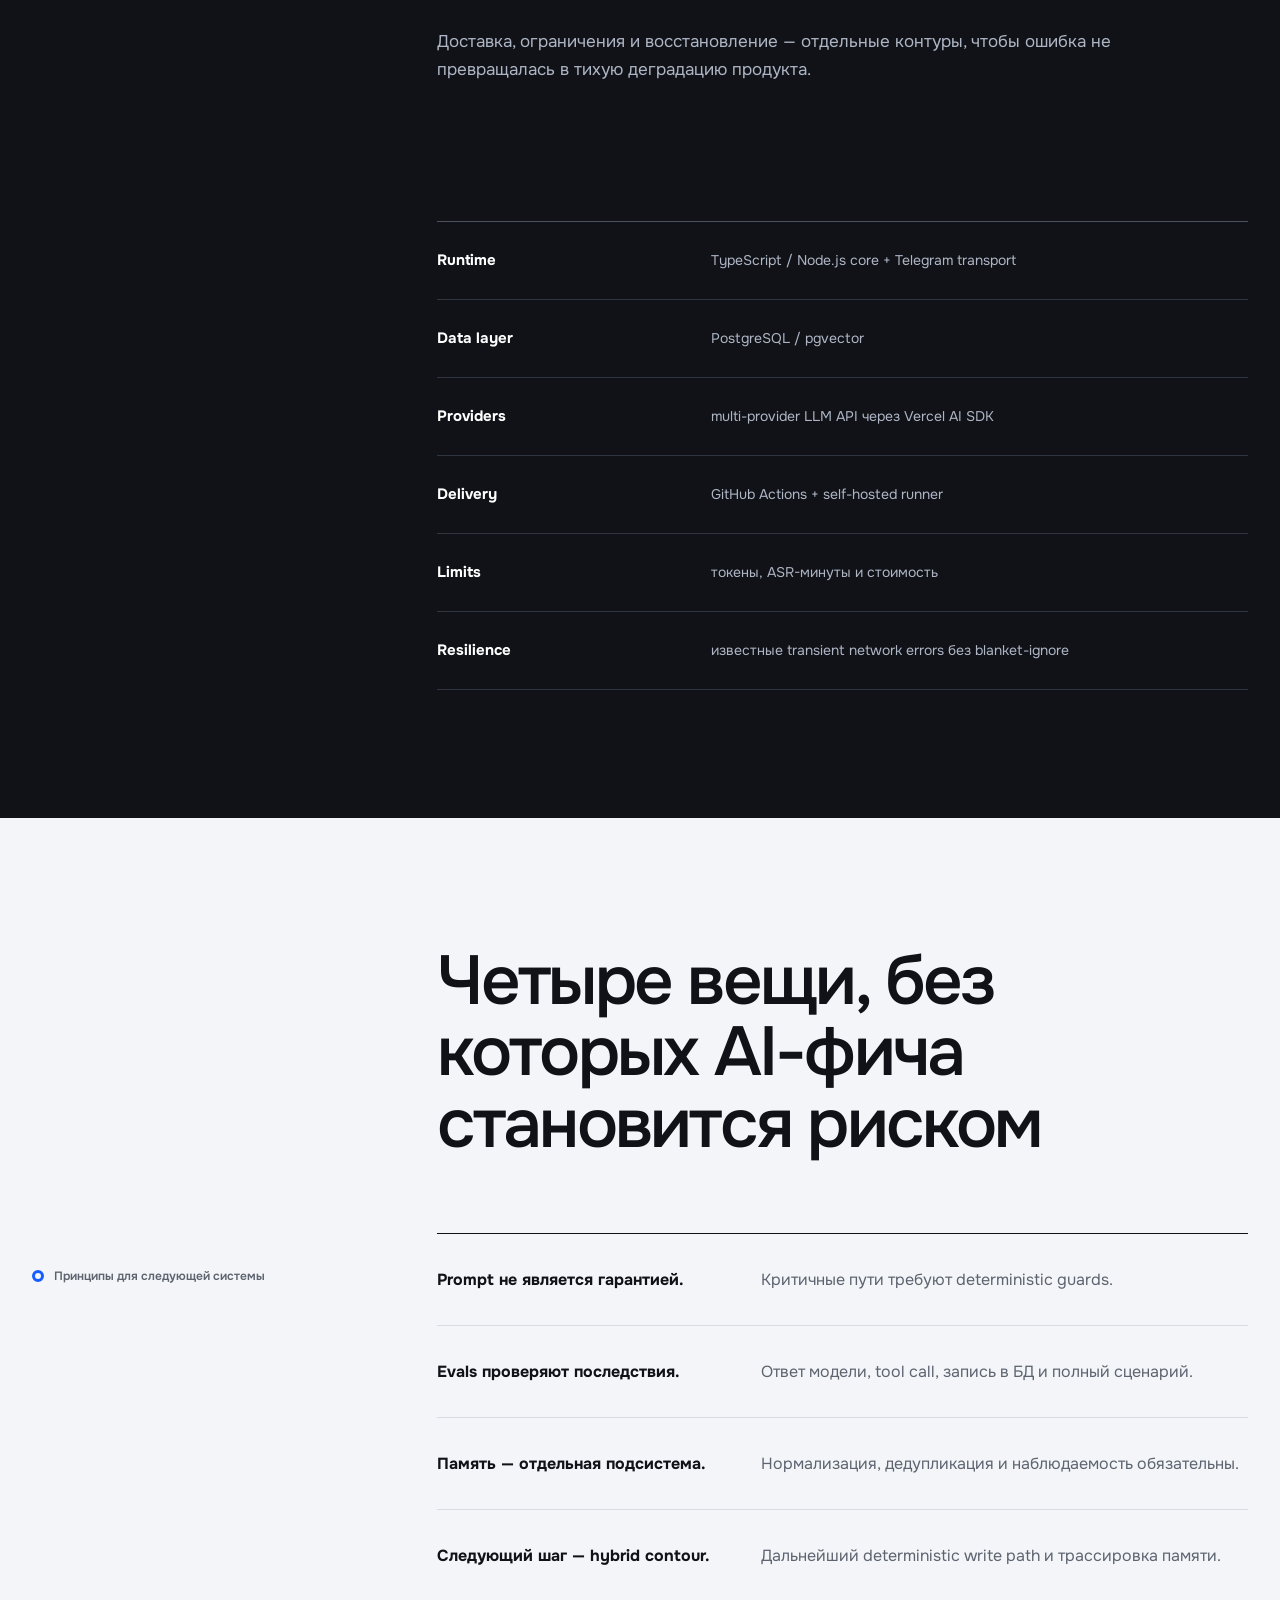
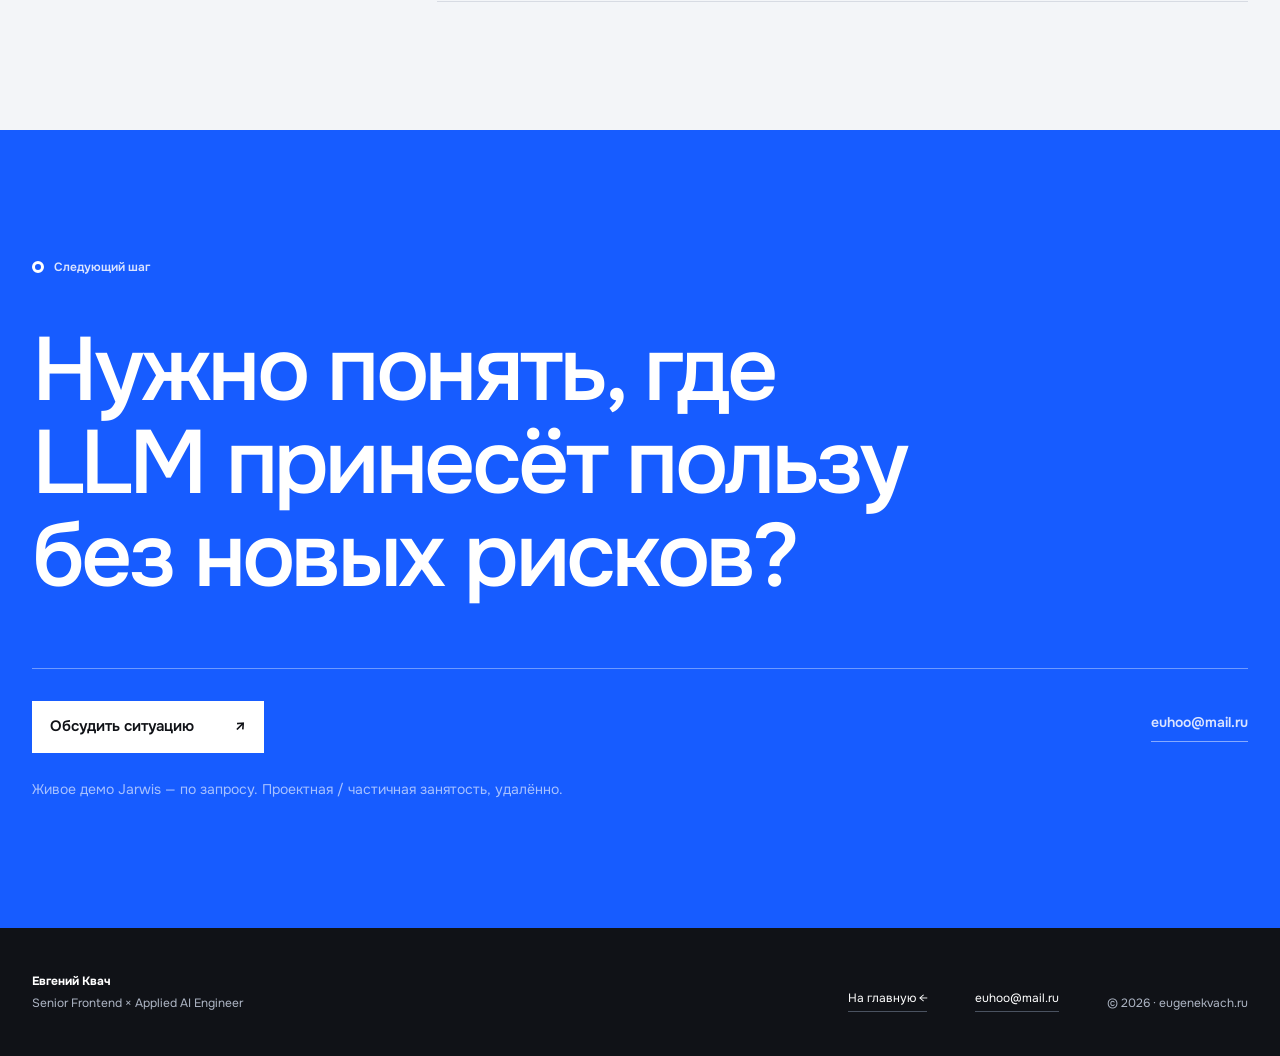
<file: src/helper/index.html>
<!doctype html>
<!--
THESIS: Jarwis is explained through engineering decisions and their measured consequences, not a feature gallery or technology logo wall.
OWN-WORLD: The established production-interchange system expands into a decision dossier: cobalt AI routes, signal-black system fields, square records, and factual station markers.
STORY: The reader sees proof first, follows real request paths, then audits four decisions from failure mode through trade-off and result before opening the demo or contacting Eugene.
FIRST VIEWPORT: A cobalt case header holds the title and system passport; a five-point evidence rail closes the viewport with the primary demo action beside the thesis.
FORM: Read-mode engineering decision record, grounded structure 4 from surface seed 7c072fe7.
-->
<html lang="ru">
  <head>
    <meta charset="UTF-8" />
    <meta name="viewport" content="width=device-width, initial-scale=1.0" />
    <meta
      name="description"
      content="Как сделать LLM-функцию предсказуемой в production: защитить критичные сценарии, контролировать стоимость и ловить регрессии до пользователя."
    />
    <title>Как сделать AI-функцию предсказуемой в production · Jarwis</title>
    <link rel="canonical" href="https://eugenekvach.ru/helper/" />
    <link rel="icon" href="/assets/favicon.svg" type="image/svg+xml" />
    <meta property="og:type" content="article" />
    <meta property="og:locale" content="ru_RU" />
    <meta property="og:url" content="https://eugenekvach.ru/helper/" />
    <meta property="og:title" content="Как сделать AI-функцию предсказуемой в production · Jarwis" />
    <meta
      property="og:description"
      content="Как защитить критичные LLM-сценарии, контролировать стоимость и ловить регрессии до пользователя — с измерениями latency, стоимости и качества."
    />
    <meta property="og:image" content="https://eugenekvach.ru/assets/og.jpg" />
    <meta property="og:image:width" content="1200" />
    <meta property="og:image:height" content="630" />
    <meta property="og:image:alt" content="Евгений Квач — Senior Frontend &amp; Applied AI Engineer" />
    <meta name="twitter:card" content="summary_large_image" />
    <link rel="preconnect" href="https://fonts.googleapis.com" />
    <link rel="preconnect" href="https://fonts.gstatic.com" crossorigin />
    <link
      href="https://fonts.googleapis.com/css2?family=Onest:wght@400;500;600;700&amp;display=swap"
      rel="stylesheet"
    />
    <link rel="stylesheet" href="../styles.css?v=374b3c60e534" />
    <script type="application/ld+json">
      {
        "@context": "https://schema.org",
        "@type": "Person",
        "name": "Евгений Квач",
        "alternateName": "Eugene Kvach",
        "url": "https://eugenekvach.ru/",
        "email": "mailto:euhoo@mail.ru",
        "jobTitle": "Senior Frontend & Applied AI Engineer",
        "description": "Product engineer: enterprise-фронтенд на Angular/Nx и production-системы вокруг LLM.",
        "knowsAbout": ["Frontend Engineering","Angular","Nx","TypeScript","Applied AI","LLM","RAG","AI agents","Prompt engineering","Software architecture"],
        "sameAs": ["https://t.me/euhoo"]
      }
    </script>
  </head>
  <body class="case-page">
    <a class="skip-link" href="#content">К основному содержанию</a>

    <header class="site-header">
      <div class="shell header-inner">
        <a class="identity" href="../" aria-label="Евгений Квач, главная страница">
          <span class="identity__mark" aria-hidden="true">ЕК</span>
          <span class="identity__name">Евгений Квач</span>
        </a>

        <nav class="site-nav" aria-label="Основная навигация">
          <a href="../ai/"><i class="nav-dot nav-dot--ai" aria-hidden="true"></i>AI</a>
          <a href="../frontend/"><i class="nav-dot" aria-hidden="true"></i>Frontend</a>
          <a class="site-nav__active" href="./" aria-current="page">Jarwis</a>
          <a class="site-nav__contact" href="https://t.me/euhoo">Связаться ↗</a>
        </nav>
      </div>
    </header>

    <main id="content">
      <section class="helper-hero" aria-labelledby="helper-title">
        <div class="shell helper-hero__inner">
          <div class="helper-hero__copy">
            <p class="case-marker"><i aria-hidden="true"></i> Как убрать сюрпризы из LLM-функции · production с весны 2026</p>
            <h1 id="helper-title">Jarwis: AI-ассистент, который можно контролировать в production</h1>
            <p class="helper-hero__lead">
              Кейс о том, как критичные сценарии не оставлять на усмотрение модели:
              маршрутизация, tools, память, контуры качества и измерения latency,
              стоимости и поведения.
            </p>
            <div class="helper-hero__actions">
              <a class="button button--light" href="#architecture">
                Посмотреть контуры <span aria-hidden="true">↓</span>
              </a>
              <a class="button button--blue-quiet" href="https://t.me/euhoo">Обсудить ситуацию ↗</a>
            </div>
            <p class="privacy-note">
              Это инженерный кейс, не медицинский сервис. Пользовательские данные,
              реальные PDF и приватные логи не публикуются.
            </p>
          </div>

          <aside class="system-passport" aria-label="Паспорт системы Jarwis">
            <div class="system-passport__meta">
              <span>Система / Jarwis</span>
              <span>Production</span>
            </div>
            <dl>
              <div>
                <dt>Интерфейс</dt>
                <dd>Telegram · текст · голос · PDF</dd>
              </div>
              <div>
                <dt>Оркестрация</dt>
                <dd>Coordinator · specialized agents · tools</dd>
              </div>
              <div>
                <dt>Данные</dt>
                <dd>PostgreSQL · pgvector · two-layer memory</dd>
              </div>
              <div>
                <dt>Эксплуатация</dt>
                <dd>Limits · schedulers · CI/CD · self-hosted runner</dd>
              </div>
            </dl>
            <div class="system-passport__route" aria-hidden="true">
              <i></i><i></i><i></i><i></i>
            </div>
          </aside>
        </div>

        <div class="shell evidence-rail" aria-label="Ключевые результаты Jarwis">
          <article>
            <strong>×80</strong>
            <span>ускорение fast-path</span>
            <details class="info-tip info-tip--inverse">
              <summary aria-label="Как рассчитано ускорение в 80 раз">?</summary>
              <div class="info-tip__body"><b>Как читать</b><p>Округлённое отношение полного LLM-пути (~2575 мс) к детерминированному fast-path (~31 мс).</p></div>
            </details>
          </article>
          <article>
            <strong>~31 мс</strong>
            <span>вместо ~2575 мс</span>
            <details class="info-tip info-tip--inverse">
              <summary aria-label="Что означает результат около 31 миллисекунды">?</summary>
              <div class="info-tip__body"><b>Что измерено</b><p>Время выполнения известного capability-триггера через fast-path. На этом пути модель не вызывается.</p></div>
            </details>
          </article>
          <article>
            <strong>−22%</strong>
            <span>оценка input cost</span>
            <details class="info-tip info-tip--inverse">
              <summary aria-label="Как рассчитано снижение input cost">?</summary>
              <div class="info-tip__body"><b>Что изменилось</b><p>Оценочная экономия стоимости input-токенов после роста cache hit с 36% до 50%.</p></div>
            </details>
          </article>
          <article>
            <strong>2454</strong>
            <span>теста · 277 suites</span>
            <details class="info-tip info-tip--inverse">
              <summary aria-label="Какие тесты входят в число 2454">?</summary>
              <div class="info-tip__body"><b>Состав набора</b><p>Unit, integration, DB и scenario tests. Это общий смешанный набор, а не 2454 unit-теста.</p></div>
            </details>
          </article>
          <article>
            <strong>2</strong>
            <span>бага до релиза</span>
            <details class="info-tip info-tip--inverse">
              <summary aria-label="Что означает два бага до релиза">?</summary>
              <div class="info-tip__body"><b>Практический эффект</b><p>Scenario harness воспроизвёл два production-дефекта до того, как исправления попали в релиз.</p></div>
            </details>
          </article>
        </div>
      </section>

      <nav class="case-nav" aria-label="Навигация по кейсу">
        <div class="shell case-nav__inner">
          <a href="#context">Риски</a>
          <a href="#architecture">Контуры</a>
          <a href="#decisions">Решения</a>
          <a href="#data">Данные</a>
          <a href="#operations">Production</a>
        </div>
      </nav>

      <section class="helper-context shell" id="context" aria-labelledby="context-title">
        <p class="section-route"><i aria-hidden="true"></i> Риски и ограничения</p>
        <div class="helper-context__body">
          <h2 id="context-title">Подключить LLM API было самой простой частью. Риски начались после.</h2>
          <p class="helper-context__lead">
            Свободное поведение модели встретилось с персональными данными,
            структурированной записью и production-ожиданиями. Вот что пришлось
            держать под контролем, чтобы пользовательский сценарий не ломался.
          </p>
          <ul class="constraint-list">
            <li><strong>Tool call не гарантирован.</strong><span>Модель может ответить прозой вместо вызова нужного инструмента.</span></li>
            <li><strong>История может устареть.</strong><span>Старый диалог способен подменить свежий результат сервиса.</span></li>
            <li><strong>Свободный текст ломает структуру.</strong><span>Для критичной записи нужен детерминированный путь, а не свободная интерпретация модели.</span></li>
            <li><strong>Динамика ломает cache.</strong><span>Изменение prefix повышает latency и стоимость input-токенов.</span></li>
            <li><strong>Память накапливает мусор.</strong><span>Без lifecycle появляются дубли и противоречия.</span></li>
            <li><strong>Unit-теста недостаточно.</strong><span>Нужно проверять диалог, routing, tools и запись в БД вместе.</span></li>
            <li><strong>Данные нужно разделять.</strong><span>Пользовательские контуры не должны пересекаться.</span></li>
          </ul>
        </div>
      </section>

      <section class="architecture" id="architecture" aria-labelledby="architecture-title">
        <div class="shell architecture__header">
          <p class="section-route section-route--dark"><i aria-hidden="true"></i> Контуры запроса</p>
          <div>
            <h2 id="architecture-title">Один запрос — четыре пути вместо одного рискованного сценария</h2>
            <p>
              Выберите сценарий: схема покажет, где результат задаёт код, где модели
              оставлен узкий контур, а где данные проходят отдельный предсказуемый путь.
            </p>
            <p class="architecture__hint-key"><span aria-hidden="true">?</span> Наведите курсор или нажмите, чтобы разобрать узел.</p>
          </div>
        </div>

        <fieldset class="path-selector shell">
          <legend class="visually-hidden">Выберите путь запроса</legend>
          <input type="radio" name="request-path" id="path-fast" checked />
          <input type="radio" name="request-path" id="path-agent" />
          <input type="radio" name="request-path" id="path-memory" />
          <input type="radio" name="request-path" id="path-pdf" />

          <div class="path-tabs">
            <label for="path-fast">Fast-path</label>
            <label for="path-agent">Agent + tools</label>
            <label for="path-memory">Memory</label>
            <label for="path-pdf">PDF</label>
          </div>

          <div class="path-map" aria-label="Архитектура Jarwis">
            <div class="path-map__meta">
              <span>request trace</span>
              <span>Telegram → result</span>
            </div>
            <div class="path-map__body">
              <div class="path-node is-shared">
                <span>Вход</span>
                <strong>Текст · голос · PDF</strong>
                <details class="info-tip">
                  <summary aria-label="Пояснить узел Вход">?</summary>
                  <div class="info-tip__body"><b>Единая точка входа</b><p>Текст приходит сразу в routing. Голос сначала проходит ASR, а PDF — отдельный структурный разбор.</p></div>
                </details>
              </div>
              <div class="path-link" aria-hidden="true"><i></i></div>
              <div class="path-node is-shared">
                <span>Transport</span>
                <strong>Telegram / Telegraf</strong>
                <details class="info-tip">
                  <summary aria-label="Пояснить узел Telegram transport">?</summary>
                  <div class="info-tip__body"><b>Транспортный слой</b><p>Telegraf принимает Telegram-событие и передаёт запрос в core системы.</p></div>
                </details>
              </div>
              <div class="path-link" aria-hidden="true"><i></i></div>
              <div class="path-node is-shared">
                <span>Core</span>
                <strong>Coordinator</strong>
                <details class="info-tip">
                  <summary aria-label="Пояснить роль Coordinator">?</summary>
                  <div class="info-tip__body"><b>Диспетчер запроса</b><p>Coordinator определяет тип запроса и выбирает маршрут: fast-path, специализированный агент или document flow.</p></div>
                </details>
              </div>

              <div class="path-branches">
                <div class="path-node is-fast">
                  <span>Known trigger</span>
                  <strong>Deterministic fast-path</strong>
                  <small>~31 мс · 0 LLM calls</small>
                  <details class="info-tip">
                    <summary aria-label="Пояснить deterministic fast-path">?</summary>
                    <div class="info-tip__body"><b>Без участия модели</b><p>Заранее известный intent сразу вызывает нужный обработчик. Это даёт одинаковый результат и не тратит LLM-вызов.</p></div>
                  </details>
                </div>
                <div class="path-node is-agent is-memory">
                  <span>Open request</span>
                  <strong>Specialized agents</strong>
                  <small>reasoning · function calling</small>
                  <details class="info-tip">
                    <summary aria-label="Пояснить специализированных агентов">?</summary>
                    <div class="info-tip__body"><b>Узкая зона ответственности</b><p>Агент решает предметный сценарий, получает ограниченный набор tools и вызывает их через function calling.</p></div>
                  </details>
                </div>
                <div class="path-node is-pdf">
                  <span>Document route</span>
                  <strong>PDF parser + matcher</strong>
                  <small>structured bulk write</small>
                  <details class="info-tip">
                    <summary aria-label="Пояснить обработку PDF">?</summary>
                    <div class="info-tip__body"><b>Структура вместо пересказа</b><p><code>pdfjs-dist</code> извлекает текст и координаты, matcher связывает поля, затем данные сохраняются bulk-путём.</p></div>
                  </details>
                </div>
              </div>

              <div class="path-foundation">
                <div class="path-node is-agent is-memory">
                  <span>Tools</span>
                  <strong>Domain services</strong>
                  <details class="info-tip">
                    <summary aria-label="Пояснить domain tools">?</summary>
                    <div class="info-tip__body"><b>Исполняемый слой</b><p>Tools дают агенту предметные операции чтения и структурированной записи через обычные сервисы приложения.</p></div>
                  </details>
                </div>
                <div class="path-node is-memory is-pdf">
                  <span>Data</span>
                  <strong>PostgreSQL + pgvector</strong>
                  <details class="info-tip">
                    <summary aria-label="Пояснить слой PostgreSQL и pgvector">?</summary>
                    <div class="info-tip__body"><b>Данные и recall</b><p>PostgreSQL хранит структуру, а pgvector помогает находить долгосрочные факты по смысловой близости.</p></div>
                  </details>
                </div>
                <div class="path-node is-memory">
                  <span>Lifecycle</span>
                  <strong>Working ↔ long-term memory</strong>
                  <details class="info-tip">
                    <summary aria-label="Пояснить два слоя памяти">?</summary>
                    <div class="info-tip__body"><b>Два срока жизни</b><p>Working memory держит временный контекст с TTL. Long-term memory хранит нормализованные и дедуплицированные факты.</p></div>
                  </details>
                </div>
              </div>
            </div>
          </div>

          <div class="path-copy" aria-live="polite">
            <article class="path-copy--fast">
              <strong>Fast-path</strong>
              <p>Известный capability-триггер завершается до модели. Непокрытые формулировки не угадываются regex-ом, а уходят в общий LLM-контур.</p>
            </article>
            <article class="path-copy--agent">
              <strong>Agent + tools</strong>
              <p>Coordinator выбирает специализированного агента; тот получает узкий набор tools и возвращает результат сервиса, а не ответ из старой истории.</p>
            </article>
            <article class="path-copy--memory">
              <strong>Memory</strong>
              <p>Временный контекст живёт в working memory. Долгосрочные факты проходят recall, нормализацию и дедупликацию в PostgreSQL/pgvector.</p>
            </article>
            <article class="path-copy--pdf">
              <strong>PDF</strong>
              <p><code>pdfjs-dist</code> извлекает структуру, координатный matcher связывает поля, после чего данные сохраняются детерминированным bulk-путём.</p>
            </article>
          </div>
        </fieldset>
      </section>

      <div id="decisions">
        <section class="decision" id="fast-path" aria-labelledby="fast-title">
          <div class="shell decision__layout">
            <aside class="decision__meta">
              <span>Decision 01</span>
              <strong>Надёжность до LLM</strong>
              <i aria-hidden="true"></i>
            </aside>
            <article class="decision__record">
              <h2 id="fast-title">Критичный интерфейс нельзя гарантировать одним prompt</h2>
              <details class="decision-note">
                <summary>Что значит deterministic fast-path?</summary>
                <p>Для известного intent результат задаёт код, а не выбор модели. Общие формулировки по-прежнему уходят в LLM-контур.</p>
              </details>
              <div class="decision__grid">
                <div><h3>Проблема</h3><p>Модель иногда отвечала текстом вместо ожидаемого интерфейса с кнопками. Полный LLM-путь занимал около 2575 мс.</p></div>
                <div><h3>Решение</h3><p>Статичные capability-триггеры вынесены в regex fast-path, который выполняется до вызова модели.</p></div>
                <div class="decision__result"><h3>Результат</h3><p><strong>~31 мс · ×80 · 0 LLM calls</strong></p></div>
                <div><h3>Trade-off</h3><p>Regex не пытается понимать всё. Любая непокрытая формулировка продолжает идти через общий LLM-путь.</p></div>
              </div>
            </article>
          </div>
        </section>

        <section class="decision decision--paper" id="cache" aria-labelledby="cache-title">
          <div class="shell decision__layout">
            <aside class="decision__meta">
              <span>Decision 02</span>
              <strong>Cache-first prompts</strong>
              <i aria-hidden="true"></i>
            </aside>
            <article class="decision__record">
              <h2 id="cache-title">Сократить prompt недостаточно. Нужно сохранить стабильный prefix</h2>
              <details class="decision-note">
                <summary>Что такое prefix cache?</summary>
                <p>Провайдер повторно использует вычисления для неизменной начальной части prompt. Поэтому стабильные правила идут первыми, а динамический контекст — после них.</p>
              </details>
              <div class="decision__grid">
                <div><h3>Проблема</h3><p>Динамические блоки меняли начало prompt и снижали cache hit. Механическое сокращение могло удалить load-bearing правила.</p></div>
                <div><h3>Решение</h3><p>Static и dynamic части разделены; system prompts сжаты только после проверки критичных правил поведения.</p></div>
                <div class="decision__result"><h3>Результат</h3><p><strong>36% → 50% cache hit · около −22% input cost</strong></p></div>
                <div><h3>Дополнительно</h3><p>Medical-agent prompt уменьшен на 49%, main-agent prompt — на 47%.</p></div>
              </div>
            </article>
          </div>
        </section>

        <section class="decision decision--dark" id="tests" aria-labelledby="tests-title">
          <div class="shell decision__layout">
            <aside class="decision__meta">
              <span>Decision 03</span>
              <strong>Поведение как контракт</strong>
              <i aria-hidden="true"></i>
            </aside>
            <article class="decision__record">
              <h2 id="tests-title">Тест функции не доказывает, что работает пользовательский сценарий</h2>
              <details class="decision-note">
                <summary>Что проверяет scenario harness?</summary>
                <p>Не отдельную функцию, а цепочку: Telegram-диалог, routing, tool calls, ответ пользователю и итоговое изменение данных.</p>
              </details>
              <div class="decision__grid">
                <div><h3>Проблема</h3><p>Unit-тесты не ловили регрессии полного Telegram-диалога: routing, tool use, ответ и запись в PostgreSQL.</p></div>
                <div><h3>Решение</h3><p>Созданы Telegram-mock harness, сценарии на реальной тестовой БД и regression/golden cases из production-ошибок.</p></div>
                <div class="decision__result"><h3>Результат</h3><p><strong>2454 теста разных уровней · 277 suites · 2 бага до релиза</strong></p></div>
                <div><h3>Граница</h3><p>Набор смешанный: unit, integration, DB и scenario tests. Это не 2454 unit-теста.</p></div>
              </div>
            </article>
          </div>
        </section>

        <section class="decision" id="memory" aria-labelledby="memory-title">
          <div class="shell decision__layout">
            <aside class="decision__meta">
              <span>Decision 04</span>
              <strong>Memory lifecycle</strong>
              <i aria-hidden="true"></i>
            </aside>
            <article class="decision__record">
              <h2 id="memory-title">Vector search не превращает накопленные записи в память</h2>
              <details class="decision-note">
                <summary>Зачем памяти два слоя?</summary>
                <p>Короткий контекст должен устаревать, а долгосрочные факты — проходить recall, нормализацию и дедупликацию. У них разный lifecycle.</p>
              </details>
              <div class="decision__grid">
                <div><h3>Working memory</h3><p>Временный контекст хранится с TTL и счётчиками обращений.</p></div>
                <div><h3>Long-term memory</h3><p>PostgreSQL/pgvector отвечает за recall, нормализацию и дедупликацию фактов.</p></div>
                <div class="decision__result"><h3>Cleanup</h3><p><strong>24 записи → 15 уникальных фактов</strong></p></div>
                <div><h3>Вывод</h3><p>Память требует отдельного data lifecycle и наблюдаемости, а не только embeddings.</p></div>
              </div>
            </article>
          </div>
        </section>
      </div>

      <section class="data-path shell" id="data" aria-labelledby="data-title">
        <p class="section-route"><i aria-hidden="true"></i> Когда данные нельзя испортить</p>
        <div class="data-path__heading">
          <h2 id="data-title">Для PDF — отдельный предсказуемый путь, а не ответ модели</h2>
          <p>Когда данные нужно записать в структуру, свободная интерпретация создаёт риск. В публичном кейсе показан только инженерный контур, без реальных документов.</p>
        </div>
        <ol class="data-pipeline">
          <li>
            <span>PDF</span><strong><code>pdfjs-dist</code></strong><small>структурное извлечение</small>
            <details class="info-tip info-tip--light">
              <summary aria-label="Пояснить работу pdfjs-dist">?</summary>
              <div class="info-tip__body"><b>Извлечение</b><p>Библиотека отдаёт текстовые элементы страницы вместе с их координатами, а не просто сплошной текст.</p></div>
            </details>
          </li>
          <li>
            <span>Поля</span><strong>Coordinate matcher</strong><small>связь значений и подписей</small>
            <details class="info-tip info-tip--light">
              <summary aria-label="Пояснить coordinate matcher">?</summary>
              <div class="info-tip__body"><b>Сопоставление</b><p>Положение элемента на странице помогает связать подпись поля с расположенным рядом значением.</p></div>
            </details>
          </li>
          <li>
            <span>Проверка</span><strong>Deterministic mapping</strong><small>предсказуемая структура</small>
            <details class="info-tip info-tip--light">
              <summary aria-label="Пояснить deterministic mapping">?</summary>
              <div class="info-tip__body"><b>Контракт данных</b><p>Извлечённые значения приводятся к заранее определённым полям без свободной интерпретации модели.</p></div>
            </details>
          </li>
          <li>
            <span>Запись</span><strong>Bulk save</strong><small>один контролируемый контур</small>
            <details class="info-tip info-tip--light">
              <summary aria-label="Пояснить bulk save">?</summary>
              <div class="info-tip__body"><b>Пакетная запись</b><p>Подготовленный набор сохраняется одной управляемой операцией вместо серии независимых LLM-действий.</p></div>
            </details>
          </li>
        </ol>
      </section>

      <section class="operations" id="operations" aria-labelledby="operations-title">
        <div class="shell operations__inner">
          <p class="section-route section-route--dark"><i aria-hidden="true"></i> Надёжность после релиза</p>
          <div class="operations__heading">
            <h2 id="operations-title">Пользовательский сценарий не заканчивается на ответе модели</h2>
            <p>Доставка, ограничения и восстановление — отдельные контуры, чтобы ошибка не превращалась в тихую деградацию продукта.</p>
          </div>
          <ul class="operations__list">
            <li><strong>Runtime</strong><span>TypeScript / Node.js core + Telegram transport</span></li>
            <li><strong>Data layer</strong><span>PostgreSQL / pgvector</span></li>
            <li><strong>Providers</strong><span>multi-provider LLM API через Vercel AI SDK</span></li>
            <li><strong>Delivery</strong><span>GitHub Actions + self-hosted runner</span></li>
            <li><strong>Limits</strong><span>токены, ASR-минуты и стоимость</span></li>
            <li><strong>Resilience</strong><span>известные transient network errors без blanket-ignore</span></li>
          </ul>
        </div>
      </section>

      <section class="lessons shell" aria-labelledby="lessons-title">
        <p class="section-route"><i aria-hidden="true"></i> Принципы для следующей системы</p>
        <div class="lessons__body">
          <h2 id="lessons-title">Четыре вещи, без которых AI-фича становится риском</h2>
          <ol>
            <li><strong>Prompt не является гарантией.</strong><span>Критичные пути требуют deterministic guards.</span></li>
            <li><strong>Evals проверяют последствия.</strong><span>Ответ модели, tool call, запись в БД и полный сценарий.</span></li>
            <li><strong>Память — отдельная подсистема.</strong><span>Нормализация, дедупликация и наблюдаемость обязательны.</span></li>
            <li><strong>Следующий шаг — hybrid contour.</strong><span>Дальнейший deterministic write path и трассировка памяти.</span></li>
          </ol>
        </div>
      </section>

      <section class="helper-contact" aria-labelledby="helper-contact-title">
        <div class="shell helper-contact__inner">
          <p class="contact__route"><i aria-hidden="true"></i> Следующий шаг</p>
          <h2 id="helper-contact-title">Нужно понять, где LLM принесёт пользу без новых рисков?</h2>
          <div class="helper-contact__actions">
            <a class="button button--contact" href="https://t.me/euhoo">Обсудить ситуацию <span aria-hidden="true">↗</span></a>
            <a class="helper-contact__demo" href="mailto:euhoo@mail.ru">euhoo@mail.ru</a>
          </div>
          <p class="contact-format">Живое демо Jarwis — по запросу. Проектная / частичная занятость, удалённо.</p>
        </div>
      </section>
    </main>

    <footer class="site-footer">
      <div class="shell footer-inner">
        <div>
          <strong>Евгений Квач</strong>
          <span>Senior Frontend × Applied AI Engineer</span>
        </div>
        <a href="../">На главную ←</a>
        <a href="mailto:euhoo@mail.ru">euhoo@mail.ru</a>
        <span>© 2026 · eugenekvach.ru</span>
      </div>
    </footer>

    <script>
      const hintPopovers = [...document.querySelectorAll(".info-tip")];

      const closeHint = (hint, restoreFocus = false) => {
        if (!hint.open) return;
        hint.open = false;
        if (restoreFocus) hint.querySelector("summary")?.focus();
      };

      hintPopovers.forEach((hint) => {
        hint.querySelector("summary")?.addEventListener("click", () => {
          if (hint.open) return;
          hintPopovers.forEach((otherHint) => {
            if (otherHint !== hint) closeHint(otherHint);
          });
        });
      });

      document.addEventListener("pointerdown", (event) => {
        hintPopovers.forEach((hint) => {
          if (!hint.contains(event.target)) closeHint(hint);
        });
      });

      document.addEventListener("keydown", (event) => {
        if (event.key !== "Escape") return;
        const openHint = document.querySelector(".info-tip[open]");
        if (!openHint) return;
        event.preventDefault();
        closeHint(openHint, true);
      });
    </script>
  </body>
</html>
</file>
<file: prototype/styles.css>
:root {
  --paper: #f3eee6;
  --paper-strong: #e9e1d6;
  --ink: #252321;
  --ink-soft: #6e675f;
  --line: #d2c8bb;
  --accent: #b44e35;
  --accent-dark: #803724;
  --night: #252321;
  --night-soft: #aea69c;
  --night-line: #514b45;
  --white: #fbf8f2;
  --serif: Georgia, "Times New Roman", serif;
  --sans: Inter, ui-sans-serif, -apple-system, BlinkMacSystemFont, "Segoe UI", sans-serif;
  --mono: "SFMono-Regular", Consolas, "Liberation Mono", monospace;
  --shell: 1320px;
}

*,
*::before,
*::after {
  box-sizing: border-box;
}

html {
  scroll-behavior: smooth;
}

body {
  margin: 0;
  background:
    radial-gradient(circle at 8% 4%, rgb(255 255 255 / 36%), transparent 26rem),
    var(--paper);
  color: var(--ink);
  font-family: var(--sans);
  font-size: 16px;
  line-height: 1.5;
  text-rendering: optimizeLegibility;
}

body,
a,
button {
  -webkit-font-smoothing: antialiased;
}

a {
  color: inherit;
  text-decoration-thickness: 1px;
  text-underline-offset: 0.24em;
}

img {
  display: block;
  max-width: 100%;
}

::selection {
  background: var(--accent);
  color: var(--white);
}

.shell {
  width: min(calc(100% - 64px), var(--shell));
  margin-inline: auto;
}

.skip-link {
  position: fixed;
  z-index: 100;
  top: 12px;
  left: 12px;
  padding: 10px 16px;
  translate: 0 -160%;
  background: var(--ink);
  color: var(--white);
}

.skip-link:focus {
  translate: 0;
}

.site-header {
  position: sticky;
  z-index: 20;
  top: 0;
  border-bottom: 1px solid rgb(37 35 33 / 14%);
  background: rgb(243 238 230 / 88%);
  backdrop-filter: blur(14px);
}

.header-inner {
  display: flex;
  min-height: 72px;
  align-items: center;
  justify-content: space-between;
  gap: 32px;
}

.wordmark {
  display: inline-flex;
  align-items: center;
  gap: 12px;
  font-weight: 680;
  letter-spacing: -0.02em;
  text-decoration: none;
}

.wordmark__mark {
  display: grid;
  width: 34px;
  aspect-ratio: 1;
  place-items: center;
  border: 1px solid var(--ink);
  font-family: var(--serif);
  font-size: 13px;
  font-weight: 700;
}

.site-nav {
  display: flex;
  align-items: center;
  gap: clamp(18px, 3vw, 42px);
  font-size: 13px;
  font-weight: 650;
  letter-spacing: 0.04em;
}

.site-nav a {
  text-decoration-color: transparent;
  transition: text-decoration-color 160ms ease;
}

.site-nav a:hover,
.site-nav a:focus-visible {
  text-decoration-color: var(--accent);
}

.hero {
  display: grid;
  min-height: min(850px, calc(100svh - 72px));
  grid-template-columns: minmax(0, 1.12fr) minmax(390px, 0.88fr);
  align-items: center;
  gap: clamp(48px, 7vw, 112px);
  padding-block: clamp(56px, 7vw, 100px);
}

.hero__copy {
  position: relative;
  z-index: 1;
}

.eyebrow {
  margin: 0 0 28px;
  color: var(--accent-dark);
  font-family: var(--mono);
  font-size: 11px;
  font-weight: 700;
  letter-spacing: 0.11em;
  line-height: 1.45;
  text-transform: uppercase;
}

.hero h1 {
  max-width: 920px;
  margin: 0;
  font-family: var(--serif);
  font-size: clamp(54px, 6.25vw, 92px);
  font-weight: 400;
  letter-spacing: -0.062em;
  line-height: 0.96;
}

.hero h1 span {
  color: var(--accent);
  font-style: italic;
  white-space: nowrap;
}

.hero__lead {
  max-width: 660px;
  margin: 38px 0 0;
  color: var(--ink-soft);
  font-size: clamp(18px, 1.5vw, 22px);
  letter-spacing: -0.018em;
  line-height: 1.55;
}

.hero__actions {
  display: flex;
  flex-wrap: wrap;
  gap: 14px 28px;
  margin-top: 42px;
}

.button {
  display: inline-flex;
  min-height: 52px;
  align-items: center;
  justify-content: space-between;
  gap: 28px;
  border: 1px solid transparent;
  font-size: 14px;
  font-weight: 720;
  letter-spacing: 0.01em;
  text-decoration: none;
  transition:
    background-color 160ms ease,
    border-color 160ms ease,
    color 160ms ease;
}

.button--primary {
  min-width: 210px;
  padding: 0 20px;
  background: var(--accent);
  color: var(--white);
}

.button--primary:hover,
.button--primary:focus-visible {
  background: var(--accent-dark);
}

.button--text {
  min-width: 200px;
  border-bottom-color: var(--ink);
}

.button--text:hover,
.button--text:focus-visible {
  border-bottom-color: var(--accent);
  color: var(--accent-dark);
}

.portrait {
  position: relative;
  width: min(100%, 520px);
  margin: 0 0 0 auto;
  align-self: stretch;
}

.portrait::before {
  position: absolute;
  z-index: -1;
  inset: 22px -22px -22px 22px;
  border: 1px solid var(--accent);
  content: "";
}

.portrait::after {
  position: absolute;
  inset: 0;
  background: linear-gradient(180deg, transparent 58%, rgb(36 32 29 / 20%));
  content: "";
  pointer-events: none;
}

.portrait__image {
  width: 100%;
  height: 100%;
  min-height: 620px;
  object-fit: cover;
  object-position: 58% 56%;
  filter: saturate(0.78) contrast(0.97) sepia(0.05);
}

.portrait figcaption {
  position: absolute;
  z-index: 2;
  right: 18px;
  bottom: 16px;
  left: 18px;
  display: flex;
  justify-content: space-between;
  gap: 20px;
  color: var(--white);
  font-family: var(--mono);
  font-size: 10px;
  letter-spacing: 0.09em;
  text-transform: uppercase;
}

.proof-strip {
  display: grid;
  grid-template-columns: repeat(3, 1fr);
  border-block: 1px solid var(--line);
}

.proof-strip article {
  display: grid;
  gap: 4px;
  padding: 28px clamp(18px, 3vw, 42px);
  border-left: 1px solid var(--line);
}

.proof-strip article:first-child {
  border-left: 0;
  padding-left: 0;
}

.proof-strip strong {
  font-family: var(--serif);
  font-size: clamp(25px, 2.5vw, 34px);
  font-weight: 400;
  letter-spacing: -0.035em;
  line-height: 1;
}

.proof-strip span {
  color: var(--ink-soft);
  font-family: var(--mono);
  font-size: 10px;
  letter-spacing: 0.07em;
  text-transform: uppercase;
}

.section {
  padding-block: clamp(104px, 12vw, 176px);
}

.section-heading {
  max-width: 950px;
  margin-bottom: clamp(52px, 7vw, 92px);
}

.section-heading h2,
.about h2,
.contact h2 {
  margin: 0;
  font-family: var(--serif);
  font-size: clamp(44px, 5.5vw, 78px);
  font-weight: 400;
  letter-spacing: -0.052em;
  line-height: 1;
}

.task-grid {
  display: grid;
  grid-template-columns: repeat(3, 1fr);
  border-top: 1px solid var(--ink);
}

.task-card {
  display: flex;
  min-height: 360px;
  flex-direction: column;
  padding: 26px clamp(22px, 3vw, 40px) 30px;
  border-right: 1px solid var(--line);
}

.task-card:first-child {
  padding-left: 0;
}

.task-card:last-child {
  border-right: 0;
  padding-right: 0;
}

.task-card__number,
.task-card__tag {
  color: var(--accent-dark);
  font-family: var(--mono);
  font-size: 10px;
  font-weight: 700;
  letter-spacing: 0.09em;
  text-transform: uppercase;
}

.task-card h3 {
  max-width: 300px;
  margin: 76px 0 22px;
  font-family: var(--serif);
  font-size: clamp(31px, 3vw, 43px);
  font-weight: 400;
  letter-spacing: -0.04em;
  line-height: 1.02;
}

.task-card p {
  max-width: 36ch;
  margin: 0;
  color: var(--ink-soft);
  font-size: 16px;
}

.task-card__tag {
  margin-top: auto;
  padding-top: 44px;
}

.jarwis {
  overflow: hidden;
  padding-block: clamp(104px, 12vw, 170px);
  background: var(--night);
  color: var(--white);
}

.eyebrow--dark {
  color: #d9795f;
}

.jarwis__intro {
  display: grid;
  grid-template-columns: minmax(0, 1.55fr) minmax(280px, 0.65fr);
  align-items: end;
  gap: clamp(44px, 8vw, 130px);
}

.jarwis__intro h2 {
  max-width: 900px;
  margin: 0;
  font-family: var(--serif);
  font-size: clamp(48px, 6.3vw, 88px);
  font-weight: 400;
  letter-spacing: -0.058em;
  line-height: 0.98;
}

.jarwis__intro > p {
  margin: 0 0 6px;
  color: var(--night-soft);
  font-size: 17px;
  line-height: 1.65;
}

.jarwis__body {
  display: grid;
  grid-template-columns: minmax(0, 1.35fr) minmax(300px, 0.65fr);
  gap: clamp(46px, 7vw, 100px);
  margin-top: clamp(70px, 9vw, 124px);
}

.system-map {
  padding: clamp(22px, 3vw, 38px);
  border: 1px solid var(--night-line);
  background:
    linear-gradient(var(--night-line) 1px, transparent 1px),
    linear-gradient(90deg, var(--night-line) 1px, transparent 1px),
    #2a2826;
  background-size: 28px 28px;
}

.system-map__caption,
.architecture-map__topline {
  display: flex;
  justify-content: space-between;
  gap: 20px;
  color: var(--night-soft);
  font-family: var(--mono);
  font-size: 9px;
  font-weight: 700;
  letter-spacing: 0.1em;
  text-transform: uppercase;
}

.system-map__ingress {
  width: fit-content;
  margin: 44px auto 0;
  padding: 8px 14px;
  border: 1px solid var(--night-line);
  background: var(--night);
  color: var(--night-soft);
  font-family: var(--mono);
  font-size: 11px;
  letter-spacing: 0.08em;
  text-transform: uppercase;
}

.system-map__ingress i {
  padding-inline: 7px;
  color: var(--accent);
  font-style: normal;
}

.flow-line {
  width: 1px;
  height: 32px;
  margin-inline: auto;
  background: var(--accent);
}

.system-node {
  display: grid;
  min-height: 130px;
  align-content: space-between;
  gap: 10px;
  padding: 17px;
  border: 1px solid var(--night-line);
  background: var(--night);
}

.system-node--primary {
  width: min(100%, 300px);
  margin-inline: auto;
  border-color: var(--accent);
}

.system-node span,
.system-node small {
  color: var(--night-soft);
  font-family: var(--mono);
  font-size: 9px;
  font-weight: 500;
  letter-spacing: 0.07em;
  text-transform: uppercase;
}

.system-node strong {
  font-family: var(--serif);
  font-size: 24px;
  font-weight: 400;
  letter-spacing: -0.03em;
  line-height: 1.05;
}

.flow-split {
  position: relative;
  width: 50%;
  height: 42px;
  margin-inline: auto;
  border-top: 1px solid var(--accent);
}

.flow-split::before,
.flow-split::after,
.flow-split span {
  position: absolute;
  top: 0;
  width: 1px;
  height: 42px;
  background: var(--accent);
  content: "";
}

.flow-split::before {
  left: 0;
}

.flow-split::after {
  right: 0;
}

.flow-split span {
  left: 50%;
  height: 0;
}

.system-map__branch {
  display: grid;
  grid-template-columns: 1fr 1fr;
  gap: clamp(22px, 5vw, 64px);
}

.system-map__foundation {
  display: grid;
  grid-template-columns: 0.65fr 1.35fr;
  gap: 1px;
  margin-top: 26px;
  background: var(--night-line);
}

.system-map__foundation span {
  padding: 14px;
  background: var(--night);
  color: var(--night-soft);
  font-family: var(--mono);
  font-size: 9px;
  letter-spacing: 0.06em;
  text-align: center;
  text-transform: uppercase;
}

.jarwis__story {
  align-self: center;
}

.jarwis__kicker {
  margin: 0 0 30px;
  color: #d9795f;
  font-family: var(--mono);
  font-size: 10px;
  letter-spacing: 0.08em;
  text-transform: uppercase;
}

.jarwis__story ol {
  margin: 0;
  padding: 0;
  list-style: none;
}

.jarwis__story li {
  display: grid;
  grid-template-columns: 34px 1fr;
  gap: 18px;
  padding: 22px 0;
  border-top: 1px solid var(--night-line);
}

.jarwis__story li > span {
  color: #d9795f;
  font-family: var(--mono);
  font-size: 10px;
}

.jarwis__story li p {
  margin: 0;
  color: var(--night-soft);
  font-size: 14px;
  line-height: 1.55;
}

.jarwis__story li strong {
  display: block;
  margin-bottom: 7px;
  color: var(--white);
  font-family: var(--serif);
  font-size: 22px;
  font-weight: 400;
  letter-spacing: -0.025em;
}

.case-link {
  display: flex;
  justify-content: space-between;
  margin-top: 16px;
  padding: 18px 0;
  border-bottom: 1px solid #d9795f;
  color: var(--white);
  font-weight: 700;
  text-decoration: none;
}

.metric-grid {
  display: grid;
  grid-template-columns: repeat(3, 1fr);
  margin-top: clamp(72px, 9vw, 120px);
  border-block: 1px solid var(--night-line);
}

.metric-grid article {
  min-height: 190px;
  padding: 32px clamp(20px, 3vw, 42px);
  border-right: 1px solid var(--night-line);
}

.metric-grid article:first-child {
  padding-left: 0;
}

.metric-grid article:last-child {
  border-right: 0;
  padding-right: 0;
}

.metric-grid strong {
  display: block;
  color: #d9795f;
  font-family: var(--serif);
  font-size: clamp(44px, 5vw, 70px);
  font-weight: 400;
  letter-spacing: -0.05em;
  line-height: 1;
}

.metric-grid small {
  font-size: 0.42em;
}

.metric-grid span {
  display: block;
  max-width: 27ch;
  margin-top: 22px;
  color: var(--night-soft);
  font-size: 13px;
  line-height: 1.5;
}

.section-heading--split {
  display: grid;
  max-width: none;
  grid-template-columns: minmax(0, 1.3fr) minmax(260px, 0.7fr);
  align-items: end;
  gap: clamp(50px, 9vw, 150px);
}

.section-heading--split > p {
  margin: 0 0 5px;
  color: var(--ink-soft);
  font-size: 17px;
  line-height: 1.65;
}

.frontend__content {
  display: grid;
  grid-template-columns: minmax(0, 1.2fr) minmax(300px, 0.8fr);
  gap: clamp(54px, 8vw, 120px);
  align-items: center;
}

.architecture-map {
  padding: clamp(22px, 3vw, 38px);
  border: 1px solid var(--line);
  background:
    linear-gradient(rgb(210 200 187 / 55%) 1px, transparent 1px),
    linear-gradient(90deg, rgb(210 200 187 / 55%) 1px, transparent 1px),
    rgb(255 255 255 / 16%);
  background-size: 30px 30px;
}

.architecture-map__topline {
  color: var(--ink-soft);
}

.architecture-map__apps {
  display: grid;
  grid-template-columns: repeat(4, 1fr);
  gap: 12px;
  margin-top: 54px;
}

.architecture-map__apps span,
.architecture-map__bottom span {
  padding: 15px 8px;
  border: 1px solid var(--line);
  background: var(--paper);
  font-family: var(--mono);
  font-size: 9px;
  font-weight: 700;
  letter-spacing: 0.08em;
  text-align: center;
}

.architecture-map__connector {
  width: 1px;
  height: 38px;
  margin-inline: auto;
  background: var(--accent);
}

.architecture-map__shared {
  display: grid;
  gap: 8px;
  padding: 22px;
  border: 1px solid var(--accent);
  background: var(--paper);
  text-align: center;
}

.architecture-map__shared strong {
  font-family: var(--serif);
  font-size: 26px;
  font-weight: 400;
  letter-spacing: -0.03em;
}

.architecture-map__shared span {
  color: var(--ink-soft);
  font-family: var(--mono);
  font-size: 9px;
  letter-spacing: 0.07em;
  text-transform: uppercase;
}

.architecture-map__bottom {
  display: grid;
  grid-template-columns: 0.6fr 1.4fr;
  gap: 12px;
  margin-top: 38px;
}

.fact-list {
  margin: 0;
  padding: 0;
  border-top: 1px solid var(--ink);
  list-style: none;
}

.fact-list li {
  display: grid;
  grid-template-columns: 34px 1fr;
  gap: 16px;
  padding: 22px 0;
  border-bottom: 1px solid var(--line);
  font-family: var(--serif);
  font-size: clamp(20px, 2vw, 27px);
  letter-spacing: -0.025em;
  line-height: 1.2;
}

.fact-list li span {
  padding-top: 5px;
  color: var(--accent-dark);
  font-family: var(--mono);
  font-size: 9px;
  letter-spacing: 0.08em;
}

.lab {
  padding-block: clamp(104px, 12vw, 170px);
  background: var(--paper-strong);
}

.lab__inner {
  display: grid;
  grid-template-columns: minmax(300px, 0.8fr) minmax(0, 1.2fr);
  gap: clamp(60px, 10vw, 170px);
}

.lab .section-heading {
  margin-bottom: 0;
}

.lab .section-heading h2 {
  font-size: clamp(42px, 4.8vw, 70px);
}

.lab-list {
  border-top: 1px solid var(--ink);
}

.lab-list article {
  display: grid;
  grid-template-columns: 0.6fr 1fr auto;
  gap: 24px;
  align-items: center;
  padding: 24px 0;
  border-bottom: 1px solid var(--line);
}

.lab-list code {
  color: var(--accent-dark);
  font-family: var(--mono);
  font-size: 13px;
  font-weight: 700;
}

.lab-list p {
  margin: 0;
  font-size: 14px;
}

.lab-list span {
  color: var(--ink-soft);
  font-family: var(--mono);
  font-size: 8px;
  letter-spacing: 0.08em;
  text-transform: uppercase;
}

.about {
  padding-block: clamp(105px, 12vw, 170px);
}

.about__copy {
  display: grid;
  grid-template-columns: minmax(0, 0.9fr) minmax(300px, 0.72fr);
  align-items: end;
  justify-content: space-between;
  gap: clamp(60px, 10vw, 170px);
}

.about__copy p {
  margin: 0 0 6px;
  color: var(--ink-soft);
  font-size: clamp(18px, 1.8vw, 24px);
  line-height: 1.55;
}

.contact {
  padding-block: clamp(90px, 11vw, 150px);
  background: var(--accent);
  color: var(--white);
}

.eyebrow--contact {
  color: #f4cec3;
}

.contact h2 {
  max-width: 1000px;
  font-size: clamp(54px, 8vw, 112px);
  line-height: 0.9;
}

.contact__footer {
  display: flex;
  align-items: end;
  justify-content: space-between;
  gap: 44px;
  margin-top: clamp(60px, 8vw, 110px);
}

.contact__footer p {
  max-width: 610px;
  margin: 0;
  color: #f7d8d0;
  font-size: clamp(17px, 1.8vw, 23px);
  line-height: 1.55;
}

.button--contact {
  min-width: 250px;
  padding: 0 20px;
  border-color: var(--white);
}

.button--contact:hover,
.button--contact:focus-visible {
  background: var(--white);
  color: var(--accent-dark);
}

.site-footer {
  padding-block: 42px;
  background: var(--night);
  color: var(--white);
}

.footer-inner {
  display: grid;
  grid-template-columns: 1fr auto auto;
  gap: 44px;
  align-items: end;
  color: var(--night-soft);
  font-family: var(--mono);
  font-size: 9px;
  letter-spacing: 0.06em;
  text-transform: uppercase;
}

.footer-inner > div:first-child {
  display: grid;
  gap: 6px;
}

.footer-inner strong {
  color: var(--white);
  font-family: var(--sans);
  font-size: 15px;
  letter-spacing: -0.01em;
  text-transform: none;
}

.footer-links {
  display: flex;
  gap: 22px;
}

:focus-visible {
  outline: 2px solid currentColor;
  outline-offset: 4px;
}

@media (max-width: 1050px) {
  .hero {
    grid-template-columns: minmax(0, 1fr) minmax(330px, 0.7fr);
    gap: 46px;
  }

  .hero h1 {
    font-size: clamp(52px, 7vw, 72px);
  }

  .portrait__image {
    min-height: 560px;
  }

  .jarwis__intro,
  .section-heading--split {
    grid-template-columns: 1fr;
  }

  .jarwis__intro > p,
  .section-heading--split > p {
    max-width: 660px;
  }

  .jarwis__body {
    grid-template-columns: 1fr;
  }

  .jarwis__story {
    display: grid;
    grid-template-columns: 1fr 1.5fr;
    gap: 40px;
  }

  .jarwis__kicker {
    margin-top: 24px;
  }

  .case-link {
    grid-column: 2;
  }

  .frontend__content {
    grid-template-columns: 1fr;
  }

  .lab__inner {
    grid-template-columns: 1fr;
  }

  .lab .section-heading {
    max-width: 800px;
  }
}

@media (max-width: 760px) {
  .shell {
    width: min(calc(100% - 40px), var(--shell));
  }

  .header-inner {
    min-height: 62px;
  }

  .wordmark > span:last-child {
    display: none;
  }

  .site-nav {
    max-width: calc(100vw - 92px);
    gap: 20px;
    overflow-x: auto;
    scrollbar-width: none;
  }

  .site-nav::-webkit-scrollbar {
    display: none;
  }

  .hero {
    min-height: auto;
    grid-template-columns: 1fr;
    gap: 52px;
    padding-block: 54px 74px;
  }

  .hero h1 {
    font-size: clamp(46px, 13vw, 66px);
    line-height: 0.95;
  }

  .hero__lead {
    margin-top: 30px;
    font-size: 17px;
  }

  .hero__actions {
    margin-top: 34px;
  }

  .portrait {
    width: calc(100% - 16px);
    height: min(118vw, 590px);
    margin: 0 auto 0 0;
  }

  .portrait::before {
    inset: 14px -14px -14px 14px;
  }

  .portrait__image {
    min-height: 0;
    object-position: 58% 54%;
  }

  .proof-strip,
  .task-grid,
  .metric-grid {
    grid-template-columns: 1fr;
  }

  .proof-strip article,
  .proof-strip article:first-child {
    padding: 22px 0;
    border-left: 0;
    border-bottom: 1px solid var(--line);
  }

  .proof-strip article:last-child {
    border-bottom: 0;
  }

  .section-heading {
    margin-bottom: 46px;
  }

  .section-heading h2,
  .about h2 {
    font-size: clamp(41px, 11vw, 58px);
  }

  .task-card,
  .task-card:first-child,
  .task-card:last-child {
    min-height: 300px;
    padding: 24px 0;
    border-right: 0;
    border-bottom: 1px solid var(--line);
  }

  .task-card:last-child {
    border-bottom: 0;
  }

  .task-card h3 {
    margin-top: 50px;
  }

  .jarwis__intro h2 {
    font-size: clamp(43px, 12vw, 60px);
  }

  .system-map__branch {
    gap: 14px;
  }

  .system-node {
    min-height: 142px;
    padding: 13px;
  }

  .system-node strong {
    font-size: 20px;
  }

  .flow-split {
    width: 52%;
  }

  .system-map__foundation {
    grid-template-columns: 1fr;
  }

  .jarwis__story {
    display: block;
  }

  .case-link {
    grid-column: auto;
  }

  .metric-grid article,
  .metric-grid article:first-child,
  .metric-grid article:last-child {
    min-height: auto;
    padding: 28px 0;
    border-right: 0;
    border-bottom: 1px solid var(--night-line);
  }

  .metric-grid article:last-child {
    border-bottom: 0;
  }

  .architecture-map__apps {
    grid-template-columns: repeat(2, 1fr);
  }

  .architecture-map__bottom {
    grid-template-columns: 1fr;
  }

  .lab-list article {
    grid-template-columns: 1fr auto;
    gap: 7px 18px;
  }

  .lab-list p {
    grid-column: 1 / -1;
    grid-row: 2;
  }

  .about__copy {
    grid-template-columns: 1fr;
    gap: 38px;
  }

  .contact h2 {
    font-size: clamp(51px, 14vw, 76px);
  }

  .contact__footer {
    align-items: stretch;
    flex-direction: column;
  }

  .button--contact {
    width: 100%;
  }

  .footer-inner {
    grid-template-columns: 1fr;
    gap: 26px;
  }

  .footer-links {
    flex-wrap: wrap;
  }
}

@media (max-width: 430px) {
  .hero__actions {
    display: grid;
  }

  .button--primary,
  .button--text {
    width: 100%;
  }

  .portrait figcaption span:last-child {
    display: none;
  }

  .system-map {
    margin-inline: -8px;
    padding-inline: 14px;
  }

  .system-node strong {
    font-size: 18px;
  }
}

@media (prefers-reduced-motion: reduce) {
  html {
    scroll-behavior: auto;
  }

  *,
  *::before,
  *::after {
    scroll-behavior: auto !important;
    transition-duration: 0.01ms !important;
  }
}
</file>
<file: src/styles.css>
:root {
  color-scheme: light;
  --canvas: #f3f5f8;
  --paper: #ffffff;
  --ink: #101217;
  --ink-raised: #171a20;
  --muted: #5d6470;
  --line: #d7dbe3;
  --line-strong: #a8afb9;
  --blue: #175cff;
  --blue-dark: #0e42bd;
  --blue-soft: #e7edff;
  --dark-muted: #aeb6c5;
  --dark-line: #303641;
  --dark-line-strong: #4a5260;
  --dark-panel: #262b34;
  --blue-on-dark: #dbe4ff;
  --shell: min(1360px, calc(100vw - 64px));
  --route-shadow: 18px 22px 50px rgb(28 38 60 / 8%);
}

*,
*::before,
*::after {
  box-sizing: border-box;
}

html {
  scroll-behavior: smooth;
}

body {
  margin: 0;
  overflow-x: hidden;
  background: var(--canvas);
  color: var(--ink);
  font-family: "Onest", "Helvetica Neue", Arial, sans-serif;
  font-size: 16px;
  line-height: 1.5;
  -webkit-font-smoothing: antialiased;
  text-rendering: optimizeLegibility;
}

a {
  color: inherit;
  text-decoration: none;
}

img {
  display: block;
  max-width: 100%;
}

::selection {
  background: var(--blue);
  color: var(--paper);
}

.shell {
  width: var(--shell);
  margin-inline: auto;
}

.skip-link {
  position: fixed;
  top: 12px;
  left: 12px;
  z-index: 100;
  padding: 10px 14px;
  background: var(--ink);
  color: var(--paper);
  transform: translateY(-160%);
}

.skip-link:focus {
  transform: translateY(0);
}

:focus-visible {
  outline: 3px solid var(--blue);
  outline-offset: 4px;
}

.site-header {
  position: sticky;
  top: 0;
  z-index: 20;
  background: rgb(243 245 248 / 96%);
}

.header-inner {
  min-height: 88px;
  display: flex;
  align-items: center;
  justify-content: space-between;
  gap: 32px;
  border-bottom: 1px solid var(--line);
}

.identity {
  display: flex;
  align-items: center;
  gap: 14px;
  font-size: 15px;
  font-weight: 600;
}

.identity__mark {
  display: grid;
  width: 34px;
  height: 34px;
  place-items: center;
  background: linear-gradient(90deg, var(--ink) 50%, var(--blue) 50%);
  color: var(--paper);
  font-size: 12px;
  letter-spacing: -0.02em;
}

.site-nav {
  display: flex;
  align-items: center;
  gap: clamp(20px, 2.5vw, 34px);
  font-size: 14px;
  font-weight: 500;
}

.site-nav a {
  display: flex;
  align-items: center;
  gap: 8px;
}

.nav-dot {
  width: 8px;
  height: 8px;
  border: 2px solid var(--ink);
  border-radius: 50%;
}

.nav-dot--ai {
  border-color: var(--blue);
}

.site-nav a:not(.site-nav__contact) {
  transition: color 180ms ease-out;
}

.site-nav a:not(.site-nav__contact):hover,
.site-nav a:not(.site-nav__contact):focus-visible {
  color: var(--blue);
}

.site-nav__contact {
  margin-left: 4px;
  padding: 11px 15px;
  background: var(--paper);
  border: 1px solid var(--line-strong);
  transition: border-color 180ms ease-out, background-color 180ms ease-out;
}

.site-nav__contact:hover,
.site-nav__contact:focus-visible {
  background: var(--blue-soft);
  border-color: var(--blue);
}

.hero {
  min-height: calc(100svh - 88px);
  padding: clamp(52px, 6vw, 92px) 0 64px;
  display: grid;
  grid-template-columns: minmax(0, 1.06fr) minmax(520px, 0.94fr);
  align-items: center;
  gap: clamp(48px, 7vw, 112px);
}

.hero__copy {
  max-width: 720px;
}

.role {
  margin: 0 0 32px;
  color: var(--muted);
  font-size: 13px;
  font-weight: 600;
  letter-spacing: 0.01em;
}

.role span {
  margin: 0 7px;
  color: var(--blue);
}

h1 {
  overflow-wrap: break-word;
  text-wrap: balance;
}

h2,
h3 {
  overflow-wrap: normal;
  hyphens: none;
  text-wrap: balance;
}

p {
  overflow-wrap: break-word;
}

h1 {
  max-width: 11.6ch;
  margin: 0;
  font-size: clamp(58px, 6.4vw, 94px);
  line-height: 0.98;
  letter-spacing: -0.04em;
  font-weight: 600;
}

h1 em {
  color: var(--blue);
  font-style: normal;
}

.hero__lead {
  max-width: 640px;
  margin: 34px 0 0;
  color: var(--muted);
  font-size: clamp(17px, 1.35vw, 20px);
  line-height: 1.6;
}

.hero__actions {
  margin-top: 36px;
  display: flex;
  align-items: center;
  gap: 26px;
}

.button {
  min-height: 52px;
  display: inline-flex;
  align-items: center;
  justify-content: center;
  gap: 28px;
  font-size: 15px;
  font-weight: 600;
}

.button--primary {
  min-width: 195px;
  padding: 0 18px;
  background: var(--ink);
  color: var(--paper);
  transition: background-color 180ms ease-out, transform 180ms ease-out;
}

.button--primary:hover,
.button--primary:focus-visible {
  background: var(--blue);
  transform: translateY(-2px);
}

.button--quiet {
  border-bottom: 1px solid var(--line-strong);
}

.button--quiet:hover,
.button--quiet:focus-visible {
  border-color: var(--ink);
}

.button__short {
  display: none;
}

.route {
  min-width: 0;
  margin: 0;
  background: var(--paper);
  border: 1px solid var(--line);
  box-shadow: var(--route-shadow);
}

.route__meta,
.route__legend {
  min-height: 52px;
  padding: 0 18px;
  display: flex;
  align-items: center;
  justify-content: space-between;
  color: var(--muted);
  font-size: 11px;
  font-weight: 600;
  letter-spacing: 0.04em;
  text-transform: uppercase;
}

.route__meta {
  border-bottom: 1px solid var(--line);
}

.route__canvas {
  position: relative;
  aspect-ratio: 1 / 1;
  min-height: 0;
  overflow: hidden;
}

.route__canvas::before,
.request-map__body::before,
.platform::before,
.ai-stack__canvas::before {
  content: "";
  position: absolute;
  inset: 0;
  background-image:
    linear-gradient(to right, rgb(16 18 23 / 4%) 1px, transparent 1px),
    linear-gradient(to bottom, rgb(16 18 23 / 4%) 1px, transparent 1px);
  background-size: 10% 10%;
  pointer-events: none;
}

.route svg {
  position: absolute;
  inset: 0;
  width: 100%;
  height: 100%;
}

.track {
  fill: none;
  stroke-width: 8;
  stroke-linecap: square;
  stroke-linejoin: round;
  stroke-dasharray: 1;
  stroke-dashoffset: 0;
  animation: route-arrival 900ms cubic-bezier(0.16, 1, 0.3, 1) both;
}

.track--ai {
  stroke: var(--blue);
}

.track--frontend {
  stroke: var(--ink);
  animation-delay: 120ms;
}

.station circle,
circle.station {
  fill: var(--paper);
  stroke-width: 7;
}

.station--ai circle {
  stroke: var(--blue);
}

.station--frontend circle {
  stroke: var(--ink);
}

.station--junction {
  stroke: var(--paper);
  fill: var(--ink);
}

.station--terminal {
  stroke: var(--paper);
  fill: var(--blue);
}

.route__label,
.route__metric,
.route__junction,
.route__terminal {
  position: absolute;
  z-index: 1;
}

.route__label {
  display: grid;
  gap: 2px;
}

.route__label > span,
.route__terminal > span {
  color: var(--muted);
  font-size: 10px;
  font-weight: 700;
  letter-spacing: 0.07em;
  text-transform: uppercase;
}

.route__label strong {
  font-size: 19px;
  letter-spacing: -0.02em;
}

.route__label small,
.route__terminal small {
  color: var(--muted);
  font-size: 11px;
}

a.route__label strong {
  display: inline-block;
  border-bottom: 1px solid transparent;
  transition: border-color 180ms ease-out, color 180ms ease-out;
}

a.route__label:hover strong,
a.route__label:focus-visible strong {
  border-color: currentColor;
}

a.route__label--ai:hover strong,
a.route__label--ai:focus-visible strong {
  color: var(--blue);
}

.route__label--ai {
  top: 7.5%;
  left: 15%;
}

.route__label--frontend {
  left: 15%;
  bottom: 5.5%;
}

.route__metric {
  padding: 10px 12px;
  display: grid;
  gap: 2px;
  background: var(--paper);
  border: 1px solid var(--line);
}

.route__metric strong {
  font-size: 14px;
}

.route__metric span {
  color: var(--muted);
  font-size: 10px;
}

.route__metric--speed {
  top: 29%;
  left: 48.5%;
}

.route__metric--years {
  left: 43%;
  bottom: 24%;
}

.route__junction {
  left: 48%;
  top: 53%;
  transform: translate(-14%, 18px);
  display: grid;
  gap: 1px;
  padding: 7px 10px;
  background: var(--paper);
}

.route__junction span {
  color: var(--muted);
  font-size: 9px;
  text-transform: uppercase;
  letter-spacing: 0.05em;
}

.route__junction strong {
  font-size: 12px;
}

.route__terminal {
  top: 50%;
  right: 1.7%;
  width: 25%;
  padding: 14px;
  display: grid;
  gap: 3px;
  background: var(--ink);
  color: var(--paper);
  transform: translateY(-50%);
  transition: background-color 180ms ease-out, transform 180ms ease-out;
}

.route__terminal > span,
.route__terminal small {
  color: var(--dark-muted);
}

.route__terminal strong {
  font-size: 18px;
}

.route__terminal:hover,
.route__terminal:focus-visible {
  background: var(--blue-dark);
  transform: translateY(calc(-50% - 2px));
}

.route__legend {
  min-height: 58px;
  justify-content: flex-start;
  gap: 18px;
  border-top: 1px solid var(--line);
  text-transform: none;
  letter-spacing: 0;
}

.route__legend span {
  display: inline-flex;
  align-items: center;
  gap: 7px;
}

.route__dot {
  width: 9px;
  height: 9px;
  border: 2px solid currentColor;
  border-radius: 50%;
}

.route__dot--ai {
  color: var(--blue);
}

.route__dot--frontend {
  color: var(--ink);
}

.route__legend .route__legend-note {
  margin-left: auto;
  text-align: right;
}

.case {
  padding: clamp(104px, 10vw, 156px) 0;
  background: var(--ink);
  color: var(--paper);
}

.case__header {
  margin-bottom: 72px;
}

.destination {
  margin: 0 0 34px;
  display: flex;
  align-items: center;
  gap: 10px;
  color: var(--blue-on-dark);
  font-size: 12px;
  font-weight: 600;
}

.destination__dot {
  width: 12px;
  height: 12px;
  border: 3px solid var(--blue);
  border-radius: 50%;
}

.offer .destination {
  color: var(--muted);
  font-weight: 600;
}

.case__heading {
  display: grid;
  grid-template-columns: minmax(260px, 0.55fr) minmax(0, 1.2fr);
  align-items: end;
  gap: 64px;
}

.case h2,
.frontend h2,
.lab h2,
.about h2,
.contact h2,
.ai-facts h2,
.frontend-facts h2 {
  margin: 0;
  font-size: clamp(42px, 5.4vw, 78px);
  line-height: 1.03;
  letter-spacing: -0.04em;
  font-weight: 550;
}

.case__heading > p {
  max-width: 750px;
  margin: 0;
  font-size: clamp(28px, 3.2vw, 50px);
  line-height: 1.12;
  letter-spacing: -0.035em;
}

.request-map {
  border: 1px solid var(--dark-line);
  background: var(--ink-raised);
}

.request-map__meta {
  min-height: 56px;
  padding: 0 20px;
  display: flex;
  align-items: center;
  justify-content: space-between;
  border-bottom: 1px solid var(--dark-line);
  color: var(--dark-muted);
  font-size: 11px;
  font-weight: 650;
  letter-spacing: 0.04em;
  text-transform: uppercase;
}

.request-map__body {
  position: relative;
  min-height: 430px;
  padding: 56px;
  display: grid;
  grid-template-columns: minmax(135px, 0.72fr) 80px minmax(165px, 0.9fr) 105px minmax(300px, 1.75fr);
  grid-template-rows: 1fr auto;
  align-items: center;
}

.request-map__body::before {
  background-image:
    linear-gradient(to right, rgb(255 255 255 / 4%) 1px, transparent 1px),
    linear-gradient(to bottom, rgb(255 255 255 / 4%) 1px, transparent 1px);
}

.request-node,
.request-foundation {
  position: relative;
  z-index: 1;
}

.request-node {
  min-height: 134px;
  padding: 20px;
  display: grid;
  align-content: center;
  gap: 5px;
  background: var(--ink-raised);
  border: 1px solid var(--dark-line-strong);
}

.request-node > span {
  color: var(--dark-muted);
  font-size: 10px;
  font-weight: 700;
  letter-spacing: 0.05em;
  text-transform: uppercase;
}

.request-node strong {
  font-size: clamp(17px, 1.4vw, 22px);
  line-height: 1.2;
}

.request-node small {
  color: var(--dark-muted);
  font-size: 12px;
}

.request-node--start {
  grid-column: 1;
  grid-row: 1;
}

.request-node--coordinator {
  grid-column: 3;
  grid-row: 1;
  background: var(--paper);
  color: var(--ink);
}

.request-node--coordinator > span,
.request-node--coordinator small {
  color: var(--muted);
}

.request-connector {
  position: relative;
  z-index: 0;
  height: 8px;
  background: var(--blue);
}

.request-connector--one {
  grid-column: 2;
  grid-row: 1;
}

.request-connector i {
  position: absolute;
  top: 50%;
  left: 50%;
  width: 18px;
  height: 18px;
  border: 5px solid var(--blue);
  border-radius: 50%;
  background: var(--ink-raised);
  transform: translate(-50%, -50%);
}

.request-split {
  position: relative;
  z-index: 0;
  height: 200px;
  grid-column: 4;
  grid-row: 1;
}

.request-split::before {
  content: "";
  position: absolute;
  top: 50%;
  left: 0;
  width: 52%;
  height: 8px;
  background: var(--blue);
  transform: translateY(-50%);
}

.request-split::after {
  content: "";
  position: absolute;
  top: 25%;
  right: 0;
  width: 55%;
  height: 50%;
  border-top: 8px solid var(--blue);
  border-bottom: 8px solid var(--paper);
  background: linear-gradient(var(--blue), var(--blue)) left / 8px 100% no-repeat;
}

.request-split i,
.request-split b {
  position: absolute;
  right: -8px;
  width: 18px;
  height: 18px;
  z-index: 1;
  border: 5px solid;
  border-radius: 50%;
  background: var(--ink-raised);
}

.request-split i {
  top: calc(25% - 5px);
  border-color: var(--blue);
}

.request-split b {
  bottom: calc(25% - 5px);
  border-color: var(--paper);
}

.request-branches {
  grid-column: 5;
  grid-row: 1;
  display: grid;
  gap: 28px;
}

.request-node--fast {
  border-color: var(--blue);
}

.request-node--fast strong {
  color: var(--blue-on-dark);
}

.request-foundation {
  min-height: 44px;
  margin-top: 40px;
  padding: 0 16px;
  grid-column: 3 / 6;
  grid-row: 2;
  display: flex;
  align-items: center;
  justify-content: space-between;
  gap: 20px;
  background: var(--dark-panel);
  color: var(--dark-muted);
  font-size: 11px;
}

.case__story {
  padding: 96px 0;
  display: grid;
  grid-template-columns: minmax(0, 0.8fr) minmax(0, 1.15fr);
  gap: clamp(64px, 9vw, 140px);
}

.case__summary h3 {
  max-width: 17ch;
  margin: 0;
  font-size: clamp(30px, 3.4vw, 48px);
  line-height: 1.12;
  letter-spacing: -0.035em;
  font-weight: 500;
}

.case__summary p {
  max-width: 60ch;
  margin: 28px 0 0;
  color: var(--dark-muted);
  font-size: 17px;
  line-height: 1.65;
}

.decision-list {
  position: relative;
  margin: 0;
  padding: 0;
  list-style: none;
}

.decision-list::before {
  content: "";
  position: absolute;
  top: 12px;
  bottom: 12px;
  left: 8px;
  width: 3px;
  background: var(--blue);
}

.decision-list li {
  position: relative;
  padding: 0 0 44px 48px;
}

.decision-list li:last-child {
  padding-bottom: 0;
}

.decision-list__station {
  position: absolute;
  top: 3px;
  left: 0;
  width: 19px;
  height: 19px;
  border: 5px solid var(--blue);
  border-radius: 50%;
  background: var(--ink);
}

.decision-list strong {
  font-size: 20px;
}

.decision-list p {
  max-width: 54ch;
  margin: 8px 0 0;
  color: var(--dark-muted);
  line-height: 1.6;
}

.proof-rail {
  position: relative;
  display: grid;
  grid-template-columns: 1.18fr 1fr 1fr;
  border-top: 1px solid var(--dark-line);
  border-bottom: 1px solid var(--dark-line);
}

.proof-rail::before {
  content: "";
  position: absolute;
  top: -4px;
  left: 0;
  width: 34%;
  height: 7px;
  background: var(--blue);
}

.proof-rail article {
  min-height: 230px;
  padding: 48px 40px 42px 0;
}

.proof-rail article + article {
  padding-left: 40px;
  border-left: 1px solid var(--dark-line);
}

.proof-rail strong {
  display: block;
  font-size: clamp(48px, 5vw, 74px);
  line-height: 1;
  letter-spacing: -0.04em;
  font-weight: 550;
  font-variant-numeric: tabular-nums;
}

.proof-rail small {
  font-size: 0.45em;
  letter-spacing: -0.02em;
}

.proof-rail p {
  max-width: 28ch;
  margin: 24px 0 0;
  color: var(--dark-muted);
}

.case__link {
  margin-top: 48px;
  padding-bottom: 9px;
  display: inline-flex;
  gap: 44px;
  border-bottom: 1px solid var(--dark-line-strong);
  font-weight: 600;
}

.case__link:hover,
.case__link:focus-visible {
  border-color: var(--blue);
  color: var(--blue-on-dark);
}

.frontend {
  padding: clamp(104px, 10vw, 156px) 0;
}

.frontend__header {
  display: grid;
  grid-template-columns: minmax(220px, 0.42fr) minmax(0, 1fr);
  gap: 64px;
}

.destination--frontend {
  color: var(--muted);
}

.destination--frontend .destination__dot {
  border-color: var(--ink);
}

.frontend__header > div {
  max-width: 980px;
}

.frontend__header h2 {
  max-width: 20ch;
}

.frontend__header > div > p {
  max-width: 70ch;
  margin: 34px 0 0;
  color: var(--muted);
  font-size: 18px;
  line-height: 1.65;
}

.platform {
  position: relative;
  margin-top: 88px;
  overflow: hidden;
  background: var(--paper);
  border: 1px solid var(--line);
}

.platform > * {
  position: relative;
  z-index: 1;
}

.platform__meta {
  min-height: 56px;
  padding: 0 20px;
  display: flex;
  align-items: center;
  justify-content: space-between;
  border-bottom: 1px solid var(--line);
  color: var(--muted);
  font-size: 11px;
  font-weight: 650;
  letter-spacing: 0.04em;
  text-transform: uppercase;
}

.platform__apps {
  padding: 64px 8% 0;
  display: grid;
  grid-template-columns: repeat(4, 1fr);
  gap: 4%;
}

.platform__apps span {
  min-height: 100px;
  display: grid;
  place-items: center;
  background: var(--paper);
  border: 1px solid var(--line-strong);
  font-size: 14px;
  font-weight: 650;
}

.platform__routes {
  height: 72px;
  padding: 0 8%;
  display: grid;
  grid-template-columns: repeat(4, 1fr);
  gap: 4%;
}

.platform__routes i {
  position: relative;
  display: block;
}

.platform__routes i::before {
  content: "";
  position: absolute;
  top: 0;
  bottom: 0;
  left: 50%;
  width: 5px;
  background: var(--ink);
  transform: translateX(-50%);
}

.platform__routes i::after {
  content: "";
  position: absolute;
  bottom: -8px;
  left: 50%;
  width: 18px;
  height: 18px;
  border: 5px solid var(--ink);
  border-radius: 50%;
  background: var(--paper);
  transform: translateX(-50%);
}

.platform__shared {
  width: 72%;
  min-height: 140px;
  margin: 0 auto;
  padding: 30px 36px;
  display: grid;
  align-content: center;
  gap: 4px;
  background: var(--ink);
  color: var(--paper);
}

.platform__shared span {
  color: var(--dark-muted);
  font-size: 10px;
  font-weight: 700;
  letter-spacing: 0.06em;
  text-transform: uppercase;
}

.platform__shared strong {
  font-size: clamp(26px, 3vw, 42px);
  letter-spacing: -0.03em;
}

.platform__shared small {
  color: var(--dark-muted);
  font-size: 13px;
}

.platform__foundation {
  min-height: 72px;
  margin-top: 56px;
  padding: 0 8%;
  display: flex;
  align-items: center;
  justify-content: space-between;
  gap: 24px;
  border-top: 1px solid var(--line);
  color: var(--muted);
  font-size: 12px;
}

.frontend__facts {
  margin-top: 88px;
  display: grid;
  grid-template-columns: minmax(200px, 0.42fr) minmax(0, 1fr);
  gap: 64px;
}

.frontend__facts > p {
  margin: 5px 0 0;
  color: var(--muted);
  font-size: 13px;
}

.frontend__facts ul {
  position: relative;
  margin: 0;
  padding: 0;
  list-style: none;
}

.frontend__facts ul::before {
  content: "";
  position: absolute;
  top: 18px;
  bottom: 18px;
  left: 8px;
  width: 3px;
  background: var(--ink);
}

.frontend__facts li {
  position: relative;
  min-height: 88px;
  padding: 9px 0 28px 48px;
  display: grid;
  grid-template-columns: minmax(220px, 0.7fr) 1fr;
  gap: 28px;
  border-bottom: 1px solid var(--line);
}

.frontend__facts li + li {
  padding-top: 28px;
}

.fact-station {
  position: absolute;
  top: 14px;
  left: 0;
  width: 19px;
  height: 19px;
  border: 5px solid var(--ink);
  border-radius: 50%;
  background: var(--canvas);
}

.frontend__facts li + li .fact-station {
  top: 33px;
}

.frontend__facts strong {
  font-size: 19px;
}

.frontend__facts small {
  color: var(--muted);
  font-size: 14px;
  line-height: 1.5;
}

.lab {
  padding: clamp(96px, 9vw, 140px) 0;
  background: var(--paper);
}

.lab__inner {
  display: grid;
  grid-template-columns: minmax(280px, 0.75fr) minmax(0, 1.25fr);
  gap: clamp(64px, 9vw, 140px);
}

.lab__header > p,
.about__copy > p:first-child {
  margin: 0 0 30px;
  color: var(--muted);
  font-size: 13px;
}

.lab h2 {
  max-width: 11ch;
  font-size: clamp(42px, 4.5vw, 66px);
}

.lab__list {
  border-top: 1px solid var(--ink);
}

.lab__list article {
  min-height: 104px;
  padding: 24px 0;
  display: grid;
  grid-template-columns: minmax(150px, 0.65fr) minmax(220px, 1fr) auto;
  align-items: center;
  gap: 28px;
  border-bottom: 1px solid var(--line);
}

.lab__list code {
  font-family: inherit;
  font-size: 15px;
  font-weight: 700;
}

.lab__list p {
  margin: 0;
  color: var(--muted);
}

.lab__list span {
  color: var(--muted);
  font-size: 11px;
  white-space: nowrap;
}

.about {
  padding: clamp(104px, 10vw, 156px) 0;
  display: grid;
  grid-template-columns: minmax(280px, 0.65fr) minmax(0, 1fr);
  align-items: center;
  gap: clamp(64px, 10vw, 160px);
}

.about__portrait {
  margin: 0;
}

.about__portrait img {
  width: 100%;
  max-height: 580px;
  object-fit: cover;
  object-position: 50% 35%;
  filter: saturate(0.72) contrast(1.04);
}

.about__portrait figcaption {
  padding-top: 12px;
  display: flex;
  justify-content: space-between;
  color: var(--muted);
  font-size: 11px;
}

.about__copy {
  max-width: 720px;
}

.about__copy h2 {
  max-width: 13ch;
}

.about__copy > p:last-child {
  max-width: 62ch;
  margin: 36px 0 0;
  color: var(--muted);
  font-size: 18px;
  line-height: 1.7;
}

.contact {
  padding: clamp(96px, 10vw, 148px) 0;
  background: var(--blue);
  color: var(--paper);
}

.contact__route {
  margin: 0 0 48px;
  display: flex;
  align-items: center;
  gap: 10px;
  color: var(--blue-on-dark);
  font-size: 12px;
  font-weight: 600;
}

.contact__route i {
  width: 12px;
  height: 12px;
  border: 3px solid var(--paper);
  border-radius: 50%;
}

.contact h2 {
  max-width: 14ch;
  font-size: clamp(50px, 7vw, 94px);
}

.contact__footer {
  margin-top: 64px;
  padding-top: 32px;
  display: flex;
  align-items: end;
  justify-content: space-between;
  gap: 48px;
  border-top: 1px solid rgb(255 255 255 / 38%);
}

.contact__footer p {
  max-width: 62ch;
  margin: 0;
  color: var(--blue-on-dark);
  font-size: 18px;
  line-height: 1.65;
}

.button--contact {
  min-width: 232px;
  padding: 0 18px;
  justify-content: space-between;
  background: var(--paper);
  color: var(--ink);
  transition: background-color 180ms ease-out, transform 180ms ease-out;
}

.button--contact:hover,
.button--contact:focus-visible {
  background: var(--ink);
  color: var(--paper);
  transform: translateY(-2px);
}

.site-footer {
  padding: 44px 0;
  background: var(--ink);
  color: var(--paper);
}

.footer-inner {
  display: grid;
  grid-template-columns: 1fr auto auto auto;
  align-items: end;
  gap: 48px;
  color: var(--dark-muted);
  font-size: 12px;
}

.footer-inner > div {
  display: grid;
  gap: 4px;
}

.footer-inner strong,
.footer-inner a {
  color: var(--paper);
}

.footer-inner a {
  padding-bottom: 4px;
  border-bottom: 1px solid var(--dark-line-strong);
}

@keyframes route-arrival {
  from {
    stroke-dashoffset: 1;
  }
}

@media (max-width: 1120px) {
  :root {
    --shell: min(100% - 48px, 900px);
  }

  .hero {
    grid-template-columns: 1fr;
    gap: 64px;
  }

  .hero__copy {
    max-width: 760px;
  }

  .route {
    width: min(100%, 690px);
  }

  .request-map__body {
    padding: 44px 32px;
    grid-template-columns: minmax(120px, 0.7fr) 54px minmax(155px, 0.9fr) 68px minmax(260px, 1.4fr);
  }

  .case__story,
  .lab__inner {
    gap: 64px;
  }

  .frontend__header,
  .frontend__facts {
    grid-template-columns: 1fr;
    gap: 36px;
  }

  .frontend__header > .destination,
  .frontend__facts > p {
    margin-bottom: 0;
  }
}

@media (max-width: 820px) {
  .site-nav {
    gap: 14px;
    font-size: 13px;
  }

  .case__heading,
  .case__story,
  .lab__inner,
  .about {
    grid-template-columns: 1fr;
  }

  .case__heading {
    align-items: start;
    gap: 28px;
  }

  .request-map__body {
    min-height: auto;
    padding: 42px;
    display: flex;
    flex-direction: column;
    align-items: stretch;
  }

  .request-node {
    width: min(100%, 520px);
    margin-inline: auto;
  }

  .request-connector--one {
    width: 7px;
    height: 58px;
    margin: 0 auto;
  }

  .request-connector i {
    top: 50%;
  }

  .request-split {
    width: 7px;
    height: 58px;
    margin: 0 auto;
    background: var(--blue);
  }

  .request-split::before,
  .request-split::after,
  .request-split i,
  .request-split b {
    display: none;
  }

  .request-branches {
    width: min(100%, 520px);
    margin-inline: auto;
  }

  .request-foundation {
    width: min(100%, 520px);
    min-height: 70px;
    margin: 28px auto 0;
    flex-wrap: wrap;
    justify-content: flex-start;
    padding-block: 16px;
  }

  .proof-rail {
    grid-template-columns: 1fr;
  }

  .proof-rail::before {
    width: 52%;
  }

  .proof-rail article {
    min-height: auto;
    padding: 38px 0;
  }

  .proof-rail article + article {
    padding-left: 0;
    border-top: 1px solid var(--dark-line);
    border-left: 0;
  }

  .platform__shared {
    width: 82%;
  }

  .about__portrait {
    width: min(100%, 520px);
  }

  .contact__footer {
    align-items: flex-start;
    flex-direction: column;
  }
}

@media (max-width: 680px) {
  :root {
    --shell: calc(100% - 32px);
  }

  .header-inner {
    min-height: 68px;
  }

  .identity {
    gap: 10px;
    font-size: 13px;
  }

  .site-nav {
    gap: 0;
  }

  .site-nav a:not(.site-nav__contact) {
    display: none;
  }

  .site-nav__contact {
    margin-left: 0;
    padding: 9px 12px;
  }

  .hero {
    min-height: auto;
    padding: 40px 0 56px;
    gap: 40px;
  }

  .role {
    margin-bottom: 24px;
    font-size: 11px;
  }

  h1 {
    max-width: none;
    font-size: clamp(44px, 12vw, 56px);
    line-height: 0.99;
  }

  .hero__lead {
    margin-top: 26px;
    font-size: 16px;
    line-height: 1.55;
  }

  .hero__actions {
    align-items: center;
    flex-direction: row;
    gap: 16px;
  }

  .button {
    min-height: 48px;
    font-size: 13px;
  }

  .button--primary {
    min-width: 166px;
    gap: 16px;
  }

  .button--quiet {
    justify-content: flex-start;
    border-bottom: 0;
  }

  .button__long {
    display: none;
  }

  .button__short {
    display: inline;
  }

  .route__meta {
    padding: 0 14px;
  }

  .route__label--ai {
    top: 9%;
    left: 10%;
  }

  .route__label--frontend {
    left: 10%;
    bottom: 7%;
  }

  .route__metric--speed {
    top: 15%;
    left: 44%;
  }

  .route__metric--years {
    left: 41%;
    bottom: 15%;
  }

  .route__junction {
    display: none;
  }

  .route__terminal {
    right: 2%;
    width: 35%;
  }

  .route__legend {
    padding: 13px 14px;
    flex-wrap: wrap;
    gap: 8px 16px;
  }

  .route__legend .route__legend-note {
    width: 100%;
    margin-left: 0;
    text-align: left;
  }

  .case,
  .frontend,
  .lab,
  .about,
  .contact {
    padding-top: 88px;
    padding-bottom: 88px;
  }

  .case__header {
    margin-bottom: 52px;
  }

  .destination {
    margin-bottom: 26px;
  }

  .case h2,
  .frontend h2,
  .lab h2,
  .about h2,
  .ai-facts h2,
  .frontend-facts h2 {
    font-size: 42px;
    line-height: 1.08;
  }

  .case__heading > p {
    font-size: 28px;
  }

  .request-map__meta {
    min-height: 62px;
    padding: 0 14px;
    align-items: flex-start;
    flex-direction: column;
    justify-content: center;
    gap: 3px;
  }

  .request-map__body {
    padding: 30px 20px;
  }

  .request-node {
    min-height: 118px;
    padding: 18px;
  }

  .request-foundation {
    display: grid;
    gap: 7px;
  }

  .case__story {
    padding: 72px 0;
    gap: 52px;
  }

  .case__summary h3 {
    font-size: 31px;
  }

  .proof-rail strong {
    font-size: 52px;
  }

  .frontend__header > div > p {
    margin-top: 26px;
    font-size: 16px;
  }

  .platform {
    margin-top: 56px;
  }

  .platform__apps {
    padding: 38px 20px 0;
    grid-template-columns: repeat(2, 1fr);
    gap: 12px;
  }

  .platform__apps span {
    min-height: 76px;
  }

  .platform__routes {
    height: 54px;
    padding: 0 20px;
    grid-template-columns: repeat(2, 1fr);
    gap: 12px;
    overflow: hidden;
  }

  .platform__routes i:nth-child(n + 3) {
    display: none;
  }

  .platform__shared {
    width: calc(100% - 40px);
    min-height: 128px;
    padding: 24px;
  }

  .platform__shared strong {
    font-size: 27px;
  }

  .platform__foundation {
    min-height: 108px;
    margin-top: 38px;
    padding: 20px;
    align-items: flex-start;
    flex-direction: column;
    justify-content: center;
    gap: 6px;
  }

  .frontend__facts {
    margin-top: 64px;
  }

  .frontend__facts li {
    min-height: 116px;
    padding-left: 42px;
    grid-template-columns: 1fr;
    gap: 8px;
  }

  .lab h2 {
    max-width: 12ch;
  }

  .lab__list article {
    min-height: 126px;
    grid-template-columns: 1fr auto;
    gap: 10px 20px;
  }

  .lab__list p {
    grid-column: 1 / -1;
    grid-row: 2;
  }

  .about {
    gap: 52px;
  }

  .about__portrait img {
    max-height: 460px;
  }

  .about__copy > p:last-child {
    margin-top: 28px;
    font-size: 16px;
  }

  .contact__route {
    margin-bottom: 36px;
  }

  .contact h2 {
    font-size: 50px;
    line-height: 1.02;
  }

  .contact__footer {
    margin-top: 48px;
    gap: 32px;
  }

  .contact__footer p {
    font-size: 16px;
  }

  .button--contact {
    width: 100%;
  }

  .footer-inner {
    grid-template-columns: 1fr;
    align-items: start;
    gap: 28px;
  }
}

@media (prefers-reduced-motion: reduce) {
  html {
    scroll-behavior: auto;
  }

  *,
  *::before,
  *::after {
    scroll-behavior: auto !important;
    animation-duration: 0.01ms !important;
    animation-iteration-count: 1 !important;
    transition-duration: 0.01ms !important;
  }
}

/* Jarwis case study */

.case-page {
  background: var(--canvas);
}

.site-nav__active {
  padding-bottom: 4px;
  border-bottom: 2px solid var(--blue);
  font-weight: 700;
}

.helper-hero {
  padding: clamp(68px, 7vw, 108px) 0 0;
  background: var(--blue);
  color: var(--paper);
}

.helper-hero__inner {
  display: grid;
  grid-template-columns: minmax(0, 1.15fr) minmax(390px, 0.75fr);
  align-items: start;
  gap: clamp(64px, 8vw, 128px);
}

.case-marker {
  margin: 0 0 32px;
  display: flex;
  align-items: center;
  gap: 10px;
  color: var(--blue-on-dark);
  font-size: 12px;
  font-weight: 600;
}

.case-marker i {
  width: 12px;
  height: 12px;
  border: 3px solid var(--paper);
  border-radius: 50%;
}

.helper-hero h1 {
  max-width: 12ch;
  color: var(--paper);
  font-size: clamp(58px, 6.4vw, 94px);
}

.helper-hero__lead {
  max-width: 64ch;
  margin: 34px 0 0;
  color: var(--blue-on-dark);
  font-size: clamp(18px, 1.5vw, 22px);
  line-height: 1.6;
}

.helper-hero__actions {
  margin-top: 38px;
  display: flex;
  align-items: center;
  flex-wrap: wrap;
  gap: 16px 28px;
}

.button--light {
  min-width: 228px;
  padding: 0 18px;
  justify-content: space-between;
  background: var(--paper);
  color: var(--ink);
  transition: background-color 180ms ease-out, transform 180ms ease-out;
}

.button--light:hover,
.button--light:focus-visible {
  background: var(--ink);
  color: var(--paper);
  transform: translateY(-2px);
}

.button--blue-quiet {
  border-bottom: 1px solid rgb(255 255 255 / 48%);
}

.button--blue-quiet:hover,
.button--blue-quiet:focus-visible {
  border-color: var(--paper);
}

.privacy-note {
  max-width: 66ch;
  margin: 44px 0 0;
  color: var(--blue-on-dark);
  font-size: 13px;
  line-height: 1.55;
}

.system-passport {
  background: var(--ink);
  color: var(--paper);
}

.system-passport__meta {
  min-height: 54px;
  padding: 0 18px;
  display: flex;
  align-items: center;
  justify-content: space-between;
  border-bottom: 1px solid var(--dark-line);
  color: var(--dark-muted);
  font-size: 10px;
  font-weight: 700;
  letter-spacing: 0.05em;
  text-transform: uppercase;
}

.system-passport dl {
  margin: 0;
}

.system-passport dl > div {
  min-height: 94px;
  padding: 20px 22px;
  display: grid;
  grid-template-columns: 0.55fr 1fr;
  align-items: center;
  gap: 24px;
  border-bottom: 1px solid var(--dark-line);
}

.system-passport dt {
  color: var(--dark-muted);
  font-size: 11px;
  font-weight: 700;
  text-transform: uppercase;
}

.system-passport dd {
  margin: 0;
  font-size: 14px;
  line-height: 1.5;
}

.system-passport__route {
  position: relative;
  height: 74px;
  padding: 0 22px;
  display: flex;
  align-items: center;
  justify-content: space-between;
}

.system-passport__route::before {
  content: "";
  position: absolute;
  left: 22px;
  right: 22px;
  top: 50%;
  transform: translateY(-50%);
  height: 6px;
  background: var(--blue);
}

.system-passport__route i {
  position: relative;
  width: 16px;
  height: 16px;
  flex: 0 0 auto;
  border: 4px solid var(--blue);
  border-radius: 50%;
  background: var(--ink);
}

.evidence-rail {
  margin-top: clamp(68px, 7vw, 108px);
  display: grid;
  grid-template-columns: repeat(5, 1fr);
  border-top: 1px solid rgb(255 255 255 / 42%);
}

.evidence-rail article {
  position: relative;
  min-height: 154px;
  padding: 30px 56px 28px 0;
  display: grid;
  align-content: start;
  gap: 12px;
}

.evidence-rail article + article {
  padding-left: 24px;
  border-left: 1px solid rgb(255 255 255 / 28%);
}

.evidence-rail strong {
  font-size: clamp(30px, 3.5vw, 50px);
  line-height: 1;
  letter-spacing: -0.04em;
  font-variant-numeric: tabular-nums;
}

.evidence-rail span {
  color: var(--blue-on-dark);
  font-size: 12px;
}

.info-tip {
  position: absolute;
  top: 12px;
  right: 12px;
  z-index: 6;
}

.info-tip summary {
  width: 30px;
  height: 30px;
  display: grid;
  place-items: center;
  color: var(--dark-muted);
  background: var(--ink-raised);
  border: 1px solid var(--dark-line-strong);
  cursor: pointer;
  font-size: 13px;
  font-weight: 700;
  line-height: 1;
  list-style: none;
  transition: color 160ms ease-out, background-color 160ms ease-out, border-color 160ms ease-out;
}

.info-tip summary::-webkit-details-marker {
  display: none;
}

.info-tip summary::marker {
  content: "";
}

.info-tip summary:hover,
.info-tip summary:focus-visible,
.info-tip[open] summary {
  color: var(--paper);
  background: var(--blue);
  border-color: var(--blue);
}

.info-tip summary:focus-visible {
  outline: 3px solid var(--paper);
  outline-offset: 3px;
}

.info-tip__body {
  position: absolute;
  top: 38px;
  right: 0;
  width: min(286px, calc(100vw - 32px));
  padding: 18px;
  display: none;
  color: var(--ink);
  background: var(--paper);
  box-shadow: 8px 10px 30px rgb(0 0 0 / 22%);
}

.info-tip[open] > .info-tip__body {
  display: block;
}

@media (hover: hover) {
  .info-tip:hover > .info-tip__body {
    display: block;
  }
}

.info-tip__body b {
  display: block;
  font-size: 13px;
  line-height: 1.35;
}

.info-tip__body p {
  margin: 8px 0 0;
  color: var(--muted);
  font-size: 13px;
  line-height: 1.5;
}

.info-tip__body code {
  font-size: 0.95em;
}

.info-tip--inverse summary {
  color: var(--paper);
  background: transparent;
  border-color: rgb(255 255 255 / 58%);
}

.info-tip--inverse summary:hover,
.info-tip--inverse summary:focus-visible,
.info-tip--inverse[open] summary {
  color: var(--ink);
  background: var(--paper);
  border-color: var(--paper);
}

.info-tip--inverse .info-tip__body {
  color: var(--paper);
  background: var(--ink);
}

.info-tip--inverse .info-tip__body p {
  color: var(--dark-muted);
}

.info-tip--light summary {
  color: var(--ink);
  background: var(--paper);
  border-color: var(--line-strong);
}

.info-tip--light summary:hover,
.info-tip--light summary:focus-visible,
.info-tip--light[open] summary {
  color: var(--paper);
  background: var(--ink);
  border-color: var(--ink);
}

.evidence-rail .info-tip {
  top: 28px;
  right: 18px;
}

.evidence-rail article:hover,
.evidence-rail article:focus-within,
.path-node:hover,
.path-node:focus-within,
.data-pipeline li:hover,
.data-pipeline li:focus-within {
  z-index: 12;
}

.path-branches:hover,
.path-branches:focus-within,
.path-foundation:hover,
.path-foundation:focus-within {
  z-index: 11;
}

.architecture__hint-key span {
  width: 24px;
  height: 24px;
  display: grid;
  flex: 0 0 auto;
  place-items: center;
  border: 1px solid currentColor;
  color: inherit;
  font-size: 12px;
  font-weight: 700;
}

.case-nav {
  position: sticky;
  top: 88px;
  z-index: 15;
  background: var(--paper);
  border-bottom: 1px solid var(--line);
}

.case-nav__inner {
  min-height: 56px;
  display: flex;
  align-items: center;
  gap: clamp(24px, 4vw, 58px);
}

.case-nav a {
  font-size: 12px;
  font-weight: 600;
  transition: color 180ms ease-out;
}

.case-nav a:hover,
.case-nav a:focus-visible {
  color: var(--blue);
}

#context,
#architecture,
#decisions,
#data,
#operations,
#fast-path,
#cache,
#tests,
#memory {
  scroll-margin-top: 160px;
}

.helper-context {
  padding: clamp(104px, 10vw, 156px) 0;
  display: grid;
  grid-template-columns: minmax(220px, 0.42fr) minmax(0, 1fr);
  gap: 64px;
}

.section-route {
  margin: 5px 0 0;
  display: flex;
  align-items: center;
  gap: 10px;
  color: var(--muted);
  font-size: 12px;
  font-weight: 600;
}

.section-route i {
  width: 12px;
  height: 12px;
  flex: 0 0 auto;
  border: 3px solid var(--blue);
  border-radius: 50%;
}

.helper-context__body h2,
.architecture__header h2,
.data-path h2,
.operations h2,
.lessons h2,
.helper-contact h2,
.ai-rules h2,
.ai-proof__copy h2,
.frontend-proof__copy h2 {
  margin: 0;
  font-size: clamp(42px, 5.4vw, 78px);
  line-height: 1.04;
  letter-spacing: -0.04em;
  font-weight: 550;
}

.helper-context__body h2 {
  max-width: 15ch;
}

.helper-context__lead {
  max-width: 68ch;
  margin: 34px 0 0;
  color: var(--muted);
  font-size: 18px;
  line-height: 1.65;
}

.constraint-list {
  margin: 72px 0 0;
  padding: 0;
  display: grid;
  grid-template-columns: repeat(2, 1fr);
  list-style: none;
  border-top: 1px solid var(--ink);
}

.constraint-list li {
  min-height: 148px;
  padding: 26px 28px 24px 0;
  display: grid;
  align-content: start;
  gap: 10px;
  border-bottom: 1px solid var(--line);
}

.constraint-list li:nth-child(even) {
  padding-left: 28px;
  border-left: 1px solid var(--line);
}

.constraint-list strong {
  font-size: 17px;
}

.constraint-list span {
  color: var(--muted);
  font-size: 14px;
  line-height: 1.55;
}

.architecture {
  padding: clamp(104px, 10vw, 156px) 0;
  background: var(--ink);
  color: var(--paper);
}

.architecture__header {
  display: grid;
  grid-template-columns: minmax(220px, 0.42fr) minmax(0, 1fr);
  gap: 64px;
}

.section-route--dark {
  color: var(--dark-muted);
}

.architecture__header h2 {
  max-width: 16ch;
}

.architecture__header > div > p {
  max-width: 68ch;
  margin: 32px 0 0;
  color: var(--dark-muted);
  font-size: 17px;
  line-height: 1.65;
}

.architecture__header > div > .architecture__hint-key {
  margin-top: 20px;
  display: flex;
  align-items: center;
  gap: 10px;
  color: var(--blue-on-dark);
  font-size: 12px;
  font-weight: 500;
  line-height: 1.4;
}

.path-selector {
  min-width: 0;
  margin-top: 72px;
  padding: 0;
  border: 0;
}

.visually-hidden,
.path-selector > input {
  position: absolute;
  width: 1px;
  height: 1px;
  padding: 0;
  overflow: hidden;
  clip: rect(0, 0, 0, 0);
  white-space: nowrap;
  border: 0;
}

.path-tabs {
  display: grid;
  grid-template-columns: repeat(4, 1fr);
  border: 1px solid var(--dark-line-strong);
  border-bottom: 0;
}

.path-tabs label {
  min-height: 58px;
  display: grid;
  place-items: center;
  color: var(--dark-muted);
  border-bottom: 1px solid var(--dark-line-strong);
  cursor: pointer;
  font-size: 13px;
  font-weight: 650;
  transition: color 180ms ease-out, background-color 180ms ease-out;
}

.path-tabs label + label {
  border-left: 1px solid var(--dark-line-strong);
}

#path-fast:checked ~ .path-tabs label[for="path-fast"],
#path-agent:checked ~ .path-tabs label[for="path-agent"],
#path-memory:checked ~ .path-tabs label[for="path-memory"],
#path-pdf:checked ~ .path-tabs label[for="path-pdf"] {
  background: var(--blue);
  color: var(--paper);
}

#path-fast:focus-visible ~ .path-tabs label[for="path-fast"],
#path-agent:focus-visible ~ .path-tabs label[for="path-agent"],
#path-memory:focus-visible ~ .path-tabs label[for="path-memory"],
#path-pdf:focus-visible ~ .path-tabs label[for="path-pdf"] {
  outline: 3px solid var(--paper);
  outline-offset: -6px;
}

.path-map {
  border: 1px solid var(--dark-line-strong);
  border-top: 0;
  background: var(--ink-raised);
}

.path-map__meta {
  min-height: 54px;
  padding: 0 18px;
  display: flex;
  align-items: center;
  justify-content: space-between;
  border-bottom: 1px solid var(--dark-line);
  color: var(--dark-muted);
  font-size: 10px;
  font-weight: 700;
  letter-spacing: 0.05em;
  text-transform: uppercase;
}

.path-map__body {
  position: relative;
  padding: 52px;
  display: grid;
  grid-template-columns: minmax(150px, 1fr) 72px minmax(150px, 1fr) 72px minmax(150px, 1fr);
  align-items: center;
}

.path-map__body::before {
  content: "";
  position: absolute;
  inset: 0;
  background-image:
    linear-gradient(to right, rgb(255 255 255 / 4%) 1px, transparent 1px),
    linear-gradient(to bottom, rgb(255 255 255 / 4%) 1px, transparent 1px);
  background-size: 10% 10%;
  pointer-events: none;
}

.path-node,
.path-link,
.path-branches,
.path-foundation {
  position: relative;
  z-index: 1;
}

.path-node {
  min-height: 116px;
  padding: 18px 54px 18px 18px;
  display: grid;
  align-content: center;
  gap: 5px;
  background: var(--ink-raised);
  border: 1px solid var(--dark-line-strong);
  transition: opacity 220ms ease-out, border-color 220ms ease-out;
}

.path-node > span {
  color: var(--dark-muted);
  font-size: 10px;
  font-weight: 700;
  letter-spacing: 0.05em;
  text-transform: uppercase;
}

.path-node strong {
  font-size: 17px;
  line-height: 1.2;
}

.path-node small {
  color: var(--dark-muted);
  font-size: 11px;
}

.path-link {
  height: 7px;
  background: var(--blue);
}

.path-link i {
  position: absolute;
  top: 50%;
  left: 50%;
  width: 17px;
  height: 17px;
  border: 5px solid var(--blue);
  border-radius: 50%;
  background: var(--ink-raised);
  transform: translate(-50%, -50%);
}

.path-branches,
.path-foundation {
  grid-column: 1 / -1;
  display: grid;
  grid-template-columns: repeat(3, 1fr);
  gap: 24px;
}

.path-branches {
  margin-top: 54px;
  padding-top: 38px;
  border-top: 7px solid var(--blue);
}

.path-foundation {
  margin-top: 24px;
}

#path-fast:checked ~ .path-map .path-node:not(.is-shared):not(.is-fast):not(:hover):not(:focus-within),
#path-agent:checked ~ .path-map .path-node:not(.is-shared):not(.is-agent):not(:hover):not(:focus-within),
#path-memory:checked ~ .path-map .path-node:not(.is-shared):not(.is-memory):not(:hover):not(:focus-within),
#path-pdf:checked ~ .path-map .path-node:not(.is-shared):not(.is-pdf):not(:hover):not(:focus-within) {
  opacity: 0.2;
}

#path-fast:checked ~ .path-map .is-fast,
#path-agent:checked ~ .path-map .is-agent,
#path-memory:checked ~ .path-map .is-memory,
#path-pdf:checked ~ .path-map .is-pdf {
  border-color: var(--blue);
}

.path-copy {
  min-height: 144px;
  padding: 28px 32px;
  border: 1px solid var(--dark-line-strong);
  border-top: 0;
}

.path-copy article {
  display: none;
  grid-template-columns: 0.35fr 1fr;
  gap: 44px;
}

.path-copy strong {
  font-size: 18px;
}

.path-copy p {
  max-width: 72ch;
  margin: 0;
  color: var(--dark-muted);
  line-height: 1.65;
}

#path-fast:checked ~ .path-copy .path-copy--fast,
#path-agent:checked ~ .path-copy .path-copy--agent,
#path-memory:checked ~ .path-copy .path-copy--memory,
#path-pdf:checked ~ .path-copy .path-copy--pdf {
  display: grid;
}

.decision {
  padding: clamp(104px, 10vw, 156px) 0;
}

.decision--paper {
  background: var(--paper);
}

.decision--dark {
  background: var(--ink);
  color: var(--paper);
}

.decision__layout {
  display: grid;
  grid-template-columns: minmax(190px, 0.35fr) minmax(0, 1fr);
  gap: clamp(64px, 9vw, 140px);
}

.decision__meta {
  position: relative;
  align-self: start;
  display: grid;
  gap: 8px;
}

.decision__meta::after {
  content: "";
  position: absolute;
  top: 84px;
  left: 8px;
  width: 3px;
  height: 96px;
  background: var(--blue);
}

.decision__meta span {
  color: var(--muted);
  font-size: 11px;
  font-weight: 700;
  letter-spacing: 0.05em;
  text-transform: uppercase;
}

.decision--dark .decision__meta span {
  color: var(--dark-muted);
}

.decision__meta strong {
  max-width: 18ch;
  font-size: 17px;
}

.decision__meta i {
  width: 19px;
  height: 19px;
  margin-top: 26px;
  border: 5px solid var(--blue);
  border-radius: 50%;
  background: var(--canvas);
}

.decision--paper .decision__meta i {
  background: var(--paper);
}

.decision--dark .decision__meta i {
  background: var(--ink);
}

.decision__record h2 {
  max-width: 19ch;
  margin: 0;
  font-size: clamp(42px, 5vw, 72px);
  line-height: 1.06;
  letter-spacing: -0.04em;
  font-weight: 550;
}

.decision-note {
  max-width: 72ch;
  margin-top: 36px;
  border-top: 1px solid var(--line-strong);
  border-bottom: 1px solid var(--line-strong);
}

.decision-note summary {
  min-height: 54px;
  display: flex;
  align-items: center;
  justify-content: space-between;
  gap: 24px;
  color: var(--blue-dark);
  cursor: pointer;
  font-size: 14px;
  font-weight: 650;
  list-style: none;
}

.decision-note summary::-webkit-details-marker {
  display: none;
}

.decision-note summary::marker {
  content: "";
}

.decision-note summary::after {
  content: "+";
  width: 28px;
  height: 28px;
  display: grid;
  flex: 0 0 auto;
  place-items: center;
  color: var(--ink);
  border: 1px solid var(--line-strong);
  font-size: 17px;
  font-weight: 500;
}

.decision-note[open] summary::after {
  content: "−";
}

.decision-note summary:focus-visible {
  outline: 3px solid var(--blue);
  outline-offset: 4px;
}

.decision-note > p {
  max-width: 68ch;
  margin: 0 44px 22px 0;
  color: var(--muted);
  font-size: 15px;
  line-height: 1.6;
}

.decision--dark .decision-note {
  border-color: var(--dark-line-strong);
}

.decision--dark .decision-note summary {
  color: var(--blue-on-dark);
}

.decision--dark .decision-note summary::after {
  color: var(--paper);
  border-color: var(--dark-line-strong);
}

.decision--dark .decision-note > p {
  color: var(--dark-muted);
}

.decision-note + .decision__grid {
  margin-top: 48px;
}

.decision__grid {
  margin-top: 72px;
  display: grid;
  grid-template-columns: repeat(2, 1fr);
  border-top: 1px solid var(--ink);
}

.decision--dark .decision__grid {
  border-color: var(--dark-line-strong);
}

.decision__grid > div {
  min-height: 210px;
  padding: 30px 32px 28px 0;
  border-bottom: 1px solid var(--line);
}

.decision--dark .decision__grid > div {
  border-color: var(--dark-line);
}

.decision__grid > div:nth-child(even) {
  padding-left: 32px;
  border-left: 1px solid var(--line);
}

.decision--dark .decision__grid > div:nth-child(even) {
  border-color: var(--dark-line);
}

.decision__grid h3 {
  margin: 0;
  color: var(--muted);
  font-size: 11px;
  font-weight: 700;
  letter-spacing: 0.05em;
  text-transform: uppercase;
}

.decision--dark .decision__grid h3 {
  color: var(--dark-muted);
}

.decision__grid p {
  max-width: 58ch;
  margin: 20px 0 0;
  color: var(--muted);
  font-size: 16px;
  line-height: 1.65;
}

.decision--dark .decision__grid p {
  color: var(--dark-muted);
}

.decision__result {
  background: var(--blue-soft);
}

.decision--dark .decision__result {
  background: var(--dark-panel);
}

.decision__result h3,
.decision__result p {
  padding-left: 28px;
}

.decision__result strong {
  color: var(--blue-dark);
  font-size: clamp(22px, 2.5vw, 34px);
  line-height: 1.25;
  letter-spacing: -0.03em;
}

.decision--dark .decision__result strong {
  color: var(--blue-on-dark);
}

.data-path {
  padding: clamp(104px, 10vw, 156px) 0;
}

.data-path__heading {
  margin-top: 48px;
  display: grid;
  grid-template-columns: minmax(0, 1.2fr) minmax(260px, 0.55fr);
  align-items: end;
  gap: 64px;
}

.data-path__heading h2 {
  max-width: 16ch;
}

.data-path__heading p {
  max-width: 50ch;
  margin: 0;
  color: var(--muted);
  line-height: 1.65;
}

.data-pipeline {
  position: relative;
  margin: 88px 0 0;
  padding: 0;
  display: grid;
  grid-template-columns: repeat(4, 1fr);
  list-style: none;
}

.data-pipeline::before {
  content: "";
  position: absolute;
  top: 24px;
  left: 12.5%;
  right: 12.5%;
  height: 6px;
  background: var(--ink);
}

.data-pipeline li {
  position: relative;
  z-index: 1;
  min-height: 184px;
  padding: 58px 24px 24px;
  display: grid;
  align-content: start;
  gap: 7px;
  background: var(--paper);
  border-top: 1px solid var(--line);
  border-bottom: 1px solid var(--line);
}

.data-pipeline .info-tip {
  top: 10px;
  right: 18px;
}

.data-pipeline li + li {
  border-left: 1px solid var(--line);
}

.data-pipeline li::before {
  content: "";
  position: absolute;
  top: 14px;
  left: 50%;
  width: 20px;
  height: 20px;
  border: 5px solid var(--ink);
  border-radius: 50%;
  background: var(--paper);
  transform: translateX(-50%);
}

.data-pipeline span {
  color: var(--muted);
  font-size: 10px;
  font-weight: 700;
  text-transform: uppercase;
}

.data-pipeline strong {
  font-size: 18px;
}

.data-pipeline small {
  color: var(--muted);
  font-size: 12px;
}

.operations {
  padding: clamp(104px, 10vw, 156px) 0;
  background: var(--ink);
  color: var(--paper);
}

.operations__inner {
  display: grid;
  grid-template-columns: minmax(220px, 0.42fr) minmax(0, 1fr);
  gap: 64px;
}

.operations__heading h2 {
  max-width: 15ch;
}

.operations__heading > p {
  max-width: 66ch;
  margin: 32px 0 0;
  color: var(--dark-muted);
  font-size: 17px;
  line-height: 1.65;
}

.operations__list {
  margin: 72px 0 0;
  padding: 0;
  grid-column: 2;
  list-style: none;
  border-top: 1px solid var(--dark-line-strong);
}

.operations__list li {
  min-height: 78px;
  padding: 20px 0;
  display: grid;
  grid-template-columns: minmax(170px, 0.45fr) 1fr;
  align-items: center;
  gap: 32px;
  border-bottom: 1px solid var(--dark-line);
}

.operations__list strong {
  font-size: 15px;
}

.operations__list span {
  color: var(--dark-muted);
  font-size: 14px;
}

.lessons {
  padding: clamp(104px, 10vw, 156px) 0;
  display: grid;
  grid-template-columns: minmax(220px, 0.42fr) minmax(0, 1fr);
  gap: 64px;
}

.lessons__body h2 {
  max-width: 17ch;
}

.lessons__body ol {
  margin: 72px 0 0;
  padding: 0;
  list-style: none;
  border-top: 1px solid var(--ink);
}

.lessons__body li {
  min-height: 92px;
  padding: 22px 0;
  display: grid;
  grid-template-columns: minmax(230px, 0.6fr) 1fr;
  align-items: center;
  gap: 32px;
  border-bottom: 1px solid var(--line);
}

.lessons__body span {
  color: var(--muted);
}

.helper-contact,
.ai-contact {
  padding: clamp(96px, 10vw, 148px) 0;
  background: var(--blue);
  color: var(--paper);
}

.helper-contact h2,
.ai-contact h2 {
  max-width: 15ch;
  font-size: clamp(50px, 7vw, 94px);
}

.helper-contact__actions,
.ai-contact__actions {
  margin-top: 64px;
  padding-top: 32px;
  display: flex;
  align-items: center;
  justify-content: space-between;
  gap: 36px;
  border-top: 1px solid rgb(255 255 255 / 38%);
}

.helper-contact__demo,
.ai-contact__case {
  padding-bottom: 8px;
  color: var(--blue-on-dark);
  border-bottom: 1px solid rgb(255 255 255 / 48%);
  font-size: 14px;
  font-weight: 600;
}

.helper-contact__demo:hover,
.helper-contact__demo:focus-visible,
.ai-contact__case:hover,
.ai-contact__case:focus-visible {
  color: var(--paper);
  border-color: var(--paper);
}

@media (max-width: 980px) {
  .helper-hero__inner,
  .helper-context,
  .architecture__header,
  .decision__layout,
  .operations__inner,
  .lessons {
    grid-template-columns: 1fr;
  }

  .system-passport {
    width: min(100%, 640px);
  }

  .evidence-rail {
    grid-template-columns: repeat(3, 1fr);
  }

  .evidence-rail article:nth-child(4) {
    border-left: 0;
  }

  .decision__layout,
  .helper-context,
  .architecture__header,
  .operations__inner,
  .lessons {
    gap: 38px;
  }

  .decision__meta::after,
  .decision__meta i {
    display: none;
  }

  .operations__list {
    grid-column: 1;
  }

  .data-path__heading {
    grid-template-columns: 1fr;
    align-items: start;
  }
}

@media (max-width: 680px) {
  .case-page .site-nav__active,
  .ai-page .site-nav__active {
    display: none;
  }

  .helper-hero {
    padding-top: 64px;
  }

  .helper-hero h1 {
    font-size: 50px;
    line-height: 1.02;
  }

  .helper-hero__lead {
    font-size: 17px;
  }

  .helper-hero__actions {
    align-items: stretch;
    flex-direction: column;
  }

  .button--blue-quiet {
    justify-content: flex-start;
    border-bottom: 0;
  }

  .privacy-note {
    margin-top: 34px;
  }

  .system-passport dl > div {
    min-height: 110px;
    grid-template-columns: 1fr;
    gap: 7px;
  }

  .evidence-rail {
    grid-template-columns: repeat(2, 1fr);
  }

  .evidence-rail article {
    min-height: 132px;
    padding: 24px 54px 22px 0;
    border-bottom: 1px solid rgb(255 255 255 / 28%);
  }

  .evidence-rail article + article {
    padding-left: 18px;
  }

  .evidence-rail article:nth-child(odd) {
    padding-left: 0;
    border-left: 0;
  }

  .evidence-rail article:last-child {
    grid-column: 1 / -1;
  }

  .evidence-rail .info-tip {
    right: 0;
    left: 0;
    pointer-events: none;
  }

  .evidence-rail .info-tip summary {
    margin-left: auto;
    pointer-events: auto;
  }

  .evidence-rail .info-tip__body {
    right: auto;
    left: 0;
    pointer-events: auto;
  }

  .evidence-rail article:nth-child(even) .info-tip__body {
    right: 0;
    left: auto;
  }

  .case-nav {
    top: 68px;
    overflow-x: auto;
  }

  .case-nav__inner {
    width: max-content;
    min-width: 100%;
    padding-inline: 16px;
  }

  #context,
  #architecture,
  #decisions,
  #data,
  #operations,
  #fast-path,
  #cache,
  #tests,
  #memory {
    scroll-margin-top: 132px;
  }

  .helper-context,
  .architecture,
  .decision,
  .data-path,
  .operations,
  .lessons,
  .helper-contact {
    padding-top: 88px;
    padding-bottom: 88px;
  }

  .helper-context__body h2,
  .architecture__header h2,
  .data-path h2,
  .operations h2,
  .lessons h2 {
    font-size: 42px;
    line-height: 1.07;
  }

  .helper-context__lead,
  .architecture__header > div > p,
  .operations__heading > p {
    font-size: 16px;
  }

  .constraint-list {
    margin-top: 52px;
    grid-template-columns: 1fr;
  }

  .constraint-list li,
  .constraint-list li:nth-child(even) {
    min-height: 126px;
    padding: 24px 0;
    border-left: 0;
  }

  .path-selector {
    margin-top: 52px;
  }

  .path-tabs {
    grid-template-columns: repeat(2, 1fr);
  }

  .path-tabs label:nth-child(3) {
    border-left: 0;
  }

  .path-map__body {
    padding: 28px 20px;
    display: flex;
    flex-direction: column;
    align-items: stretch;
  }

  .path-node {
    min-height: 104px;
  }

  .path-link {
    width: 7px;
    height: 46px;
    margin-inline: auto;
  }

  .path-branches,
  .path-foundation {
    grid-template-columns: 1fr;
    gap: 14px;
  }

  .path-branches {
    margin-top: 34px;
    padding-top: 24px;
  }

  .path-copy {
    min-height: 230px;
    padding: 24px 20px;
  }

  .path-copy article,
  #path-fast:checked ~ .path-copy .path-copy--fast,
  #path-agent:checked ~ .path-copy .path-copy--agent,
  #path-memory:checked ~ .path-copy .path-copy--memory,
  #path-pdf:checked ~ .path-copy .path-copy--pdf {
    grid-template-columns: 1fr;
    gap: 14px;
  }

  .decision__record h2 {
    font-size: 42px;
    line-height: 1.08;
  }

  .decision__grid {
    margin-top: 52px;
    grid-template-columns: 1fr;
  }

  .decision__grid > div,
  .decision__grid > div:nth-child(even) {
    min-height: 178px;
    padding: 26px 0;
    border-left: 0;
  }

  .decision__result h3,
  .decision__result p {
    padding-inline: 20px;
  }

  .data-path__heading {
    margin-top: 36px;
    gap: 28px;
  }

  .data-pipeline {
    margin-top: 56px;
    grid-template-columns: 1fr;
  }

  .data-pipeline::before {
    top: 28px;
    bottom: 28px;
    left: 24px;
    right: auto;
    width: 6px;
    height: auto;
  }

  .data-pipeline li,
  .data-pipeline li + li {
    min-height: 140px;
    padding: 26px 24px 24px 66px;
    border-left: 0;
  }

  .data-pipeline li::before {
    top: 30px;
    left: 24px;
  }

  .operations__list {
    margin-top: 52px;
  }

  .operations__list li,
  .lessons__body li {
    grid-template-columns: 1fr;
    gap: 7px;
  }

  .lessons__body ol {
    margin-top: 52px;
  }

  .helper-contact h2 {
    font-size: 50px;
    line-height: 1.02;
  }

  .helper-contact__actions {
    margin-top: 48px;
    align-items: stretch;
    flex-direction: column;
  }
}

/* /ai/ route page */

.ai-hero {
  padding: clamp(68px, 7vw, 108px) 0 0;
  background: var(--blue);
  color: var(--paper);
}

.ai-hero__inner {
  display: grid;
  grid-template-columns: minmax(0, 1.08fr) minmax(480px, 0.92fr);
  align-items: center;
  gap: clamp(64px, 8vw, 128px);
}

.ai-hero h1 {
  max-width: 12ch;
  color: var(--paper);
}

.ai-hero h1 em {
  color: var(--paper);
  padding-bottom: 8px;
  background-image: linear-gradient(var(--paper), var(--paper));
  background-repeat: no-repeat;
  background-position: 0 100%;
  background-size: 100% 5px;
}

.ai-hero__lead {
  max-width: 62ch;
  margin: 34px 0 0;
  color: var(--blue-on-dark);
  font-size: clamp(17px, 1.4vw, 20px);
  line-height: 1.6;
}

.ai-hero__actions {
  margin-top: 38px;
  display: flex;
  align-items: center;
  flex-wrap: wrap;
  gap: 16px 28px;
}

.ai-stack {
  min-width: 0;
  margin: 0;
  background: var(--paper);
  color: var(--ink);
  border: 1px solid var(--line);
  box-shadow: var(--route-shadow);
}

.ai-stack__meta,
.ai-stack__legend {
  min-height: 52px;
  padding: 0 18px;
  display: flex;
  align-items: center;
  justify-content: space-between;
  color: var(--muted);
  font-size: 11px;
  font-weight: 600;
  letter-spacing: 0.04em;
  text-transform: uppercase;
}

.ai-stack__meta {
  border-bottom: 1px solid var(--line);
}

.ai-stack__canvas {
  position: relative;
  aspect-ratio: 1 / 1;
  overflow: hidden;
}

.ai-stack svg {
  position: absolute;
  inset: 0;
  width: 100%;
  height: 100%;
}

.ai-stack__stubs path {
  fill: none;
  stroke: var(--blue);
  stroke-width: 4;
  stroke-linecap: square;
  animation: stop-in 420ms ease-out both;
}

.ai-stack__stubs path:nth-child(1) { animation-delay: 480ms; }
.ai-stack__stubs path:nth-child(2) { animation-delay: 580ms; }
.ai-stack__stubs path:nth-child(3) { animation-delay: 680ms; }
.ai-stack__stubs path:nth-child(4) { animation-delay: 780ms; }
.ai-stack__stubs path:nth-child(5) { animation-delay: 880ms; }

.ai-stack .station circle,
.ai-stack circle.station {
  animation: stop-in 420ms ease-out both;
}

.ai-stack .station--ai circle:nth-child(1) { animation-delay: 520ms; }
.ai-stack .station--ai circle:nth-child(2) { animation-delay: 620ms; }
.ai-stack .station--ai circle:nth-child(3) { animation-delay: 720ms; }
.ai-stack .station--ai circle:nth-child(4) { animation-delay: 820ms; }
.ai-stack .station--ai circle:nth-child(5) { animation-delay: 920ms; }

.ai-stack .station--terminal {
  animation-delay: 1040ms;
}

@keyframes stop-in {
  from {
    opacity: 0;
  }
}

.ai-stack__stops {
  position: absolute;
  inset: 0;
  margin: 0;
  padding: 0;
  list-style: none;
}

.ai-stack__stop {
  position: absolute;
  z-index: 1;
  padding: 12px 74px 12px 14px;
  display: grid;
  gap: 3px;
  background: var(--paper);
  border: 1px solid var(--line);
  transform: translateY(-50%);
  transition: border-color 180ms ease-out, transform 180ms ease-out;
  animation: stop-in 500ms ease-out both;
}

.ai-stack__stop--left {
  left: 4%;
  right: 55%;
}

.ai-stack__stop--right {
  left: 55%;
  right: 4%;
}

.ai-stack__stops li:nth-child(1) { top: 13%; animation-delay: 520ms; }
.ai-stack__stops li:nth-child(2) { top: 30%; animation-delay: 620ms; }
.ai-stack__stops li:nth-child(3) { top: 47%; animation-delay: 720ms; }
.ai-stack__stops li:nth-child(4) { top: 64%; animation-delay: 820ms; }
.ai-stack__stops li:nth-child(5) { top: 81%; animation-delay: 920ms; }

.ai-stack__stop:hover {
  border-color: var(--blue);
  transform: translateY(calc(-50% - 2px));
}

.ai-stack__kicker {
  color: var(--muted);
  font-size: 10px;
  font-weight: 700;
  letter-spacing: 0.07em;
  text-transform: uppercase;
}

.ai-stack__chip {
  position: absolute;
  top: 10px;
  right: 10px;
  padding: 3px 7px;
  background: var(--blue-soft);
  border: 1px solid var(--blue);
  color: var(--blue-dark);
  font-size: 12px;
  font-weight: 700;
  font-variant-numeric: tabular-nums;
  white-space: nowrap;
}

.ai-stack__stop strong {
  font-size: 16px;
  line-height: 1.25;
}

.ai-stack__stop small {
  color: var(--muted);
  font-size: 11px;
  line-height: 1.4;
}

.ai-stack__terminal {
  display: flex;
  align-items: center;
  flex-wrap: wrap;
  gap: 6px 14px;
  min-height: 64px;
  padding: 14px 18px;
  background: var(--ink);
  color: var(--paper);
  border-top: 1px solid var(--line);
  transition: background-color 180ms ease-out;
}

.ai-stack__terminal > span {
  color: var(--dark-muted);
  font-size: 10px;
  font-weight: 700;
  letter-spacing: 0.07em;
  text-transform: uppercase;
}

.ai-stack__terminal strong {
  font-size: 18px;
  letter-spacing: -0.02em;
}

.ai-stack__terminal em {
  color: var(--blue-on-dark);
  font-style: normal;
  font-size: 13px;
}

.ai-stack__terminal small {
  margin-left: auto;
  color: var(--blue-on-dark);
  font-size: 12px;
  font-weight: 600;
}

.ai-stack__terminal:hover,
.ai-stack__terminal:focus-visible {
  background: var(--blue-dark);
}

.ai-stack__terminal:hover small,
.ai-stack__terminal:focus-visible small {
  color: var(--paper);
}

.ai-stack__legend {
  min-height: 58px;
  justify-content: flex-start;
  gap: 18px;
  border-top: 1px solid var(--line);
  text-transform: none;
  letter-spacing: 0;
}

.ai-stack__legend span {
  display: inline-flex;
  align-items: center;
  gap: 7px;
}

.ai-stack__legend-station {
  width: 13px;
  height: 13px;
  border: 4px solid var(--blue);
  border-radius: 50%;
  background: var(--paper);
}

.ai-stack__legend-chip {
  width: 18px;
  height: 14px;
  background: var(--blue-soft);
  border: 1px solid var(--blue);
}

.ai-stack__legend .ai-stack__legend-note {
  margin-left: auto;
  text-align: right;
}

.ai-facts {
  padding: clamp(104px, 10vw, 156px) 0;
  display: grid;
  grid-template-columns: minmax(220px, 0.42fr) minmax(0, 1fr);
  gap: 64px;
}

.ai-facts h2 {
  max-width: 14ch;
  margin: 34px 0 0;
}

.ai-facts__lead {
  max-width: 44ch;
  margin: 28px 0 0;
  color: var(--muted);
  font-size: 17px;
  line-height: 1.65;
}

.ai-facts__list {
  position: relative;
  margin: 0;
  padding: 0;
  list-style: none;
  border-top: 1px solid var(--ink);
}

.ai-facts__list::before {
  content: "";
  position: absolute;
  top: 22px;
  bottom: 22px;
  left: 8px;
  width: 3px;
  background: var(--blue);
}

.ai-facts__list li {
  position: relative;
  min-height: 96px;
  padding: 26px 0 26px 48px;
  border-bottom: 1px solid var(--line);
}

.ai-facts__station {
  position: absolute;
  top: 30px;
  left: 0;
  width: 19px;
  height: 19px;
  border: 5px solid var(--blue);
  border-radius: 50%;
  background: var(--canvas);
  transition: background-color 180ms ease-out;
}

.ai-facts__list li:hover .ai-facts__station {
  background: var(--blue-soft);
}

.ai-facts__list strong {
  font-size: 19px;
}

.ai-facts__list li > span:last-child {
  display: block;
  max-width: 66ch;
  margin-top: 8px;
  color: var(--muted);
  font-size: 15px;
  line-height: 1.6;
}

.ai-rules {
  padding: clamp(104px, 10vw, 156px) 0;
  background: var(--ink);
  color: var(--paper);
}

.ai-rules__inner {
  display: grid;
  grid-template-columns: minmax(220px, 0.42fr) minmax(0, 1fr);
  gap: 64px;
}

.ai-rules h2 {
  max-width: 14ch;
  margin: 34px 0 0;
}

.ai-rules__list {
  margin: 0;
  padding: 0;
  list-style: none;
  border-top: 1px solid var(--dark-line-strong);
}

.ai-rules__list li {
  min-height: 116px;
  padding: 30px 16px 30px 0;
  display: grid;
  grid-template-columns: minmax(84px, 0.22fr) 1fr;
  align-items: start;
  gap: 32px;
  border-bottom: 1px solid var(--dark-line);
  transition: background-color 180ms ease-out, padding 180ms ease-out;
}

.ai-rules__list li:hover {
  background: var(--ink-raised);
  padding-left: 16px;
}

.ai-rules__list b {
  color: var(--blue-on-dark);
  font-size: clamp(30px, 3.4vw, 46px);
  line-height: 1;
  letter-spacing: -0.03em;
  font-weight: 600;
  font-variant-numeric: tabular-nums;
}

.ai-rules__list strong {
  display: block;
  max-width: 34ch;
  font-size: clamp(19px, 1.7vw, 24px);
  line-height: 1.25;
}

.ai-rules__list div > span {
  display: block;
  max-width: 60ch;
  margin-top: 12px;
  color: var(--dark-muted);
  font-size: 15px;
  line-height: 1.6;
}

.ai-proof {
  padding: clamp(104px, 10vw, 156px) 0;
}

.ai-proof__sheet {
  background: var(--paper);
  border: 1px solid var(--line);
}

.ai-proof__meta {
  min-height: 56px;
  padding: 0 20px;
  display: flex;
  align-items: center;
  justify-content: space-between;
  border-bottom: 1px solid var(--line);
  color: var(--muted);
  font-size: 11px;
  font-weight: 650;
  letter-spacing: 0.04em;
  text-transform: uppercase;
}

.ai-proof__body {
  padding: clamp(48px, 5.5vw, 84px) clamp(28px, 4.5vw, 72px);
  display: grid;
  grid-template-columns: minmax(0, 1.25fr) minmax(280px, 0.6fr);
  align-items: end;
  gap: 48px 64px;
}

.ai-proof__copy h2 {
  max-width: 16ch;
  margin: 0;
}

.ai-proof__copy p {
  max-width: 58ch;
  margin: 28px 0 0;
  color: var(--muted);
  font-size: 17px;
  line-height: 1.65;
}

.ai-proof__actions {
  display: flex;
  flex-direction: column;
  align-items: stretch;
  gap: 20px;
}

.ai-proof__actions .button--quiet {
  align-self: center;
}

.ai-proof__metrics {
  position: relative;
  display: grid;
  grid-template-columns: 1.18fr 1fr 1fr;
  padding-inline: clamp(28px, 4.5vw, 72px);
  border-top: 1px solid var(--line);
  border-bottom: 1px solid var(--line);
}

.ai-proof__metrics::before {
  content: "";
  position: absolute;
  top: -4px;
  left: 0;
  width: 34%;
  height: 7px;
  background: var(--blue);
}

.ai-proof__metrics article {
  min-height: 196px;
  padding: 44px 36px 38px 0;
}

.ai-proof__metrics article + article {
  padding-left: 36px;
  border-left: 1px solid var(--line);
}

.ai-proof__metrics strong {
  display: block;
  font-size: clamp(42px, 4.6vw, 66px);
  line-height: 1;
  letter-spacing: -0.04em;
  font-weight: 550;
  font-variant-numeric: tabular-nums;
}

.ai-proof__metrics small {
  font-size: 0.45em;
  letter-spacing: -0.02em;
}

.ai-proof__metrics p {
  max-width: 26ch;
  margin: 20px 0 0;
  color: var(--muted);
  font-size: 15px;
  line-height: 1.55;
}

.ai-proof__foundation {
  min-height: 72px;
  padding: 18px clamp(28px, 4.5vw, 72px);
  display: flex;
  align-items: center;
  justify-content: space-between;
  flex-wrap: wrap;
  gap: 12px 32px;
  color: var(--muted);
  font-size: 12px;
}

.ai-transfer {
  padding: clamp(72px, 7vw, 108px) 0 clamp(88px, 8vw, 124px);
}

.transfer-sign {
  margin: 0 0 30px;
  display: flex;
  align-items: center;
  gap: 9px;
  color: var(--muted);
  font-size: 12px;
  font-weight: 600;
}

.transfer-sign i {
  flex: 0 0 auto;
}

.transfer-sign__ai {
  width: 13px;
  height: 13px;
  border: 4px solid var(--blue);
  border-radius: 50%;
  background: var(--paper);
}

.transfer-sign__seg {
  width: 34px;
  height: 4px;
  background: linear-gradient(90deg, var(--blue) 50%, var(--ink) 50%);
}

.transfer-sign__frontend {
  width: 17px;
  height: 17px;
  border: 4px solid var(--canvas);
  border-radius: 50%;
  background: var(--ink);
}

.ai-transfer h2 {
  max-width: 22ch;
  margin: 0;
  font-size: clamp(34px, 4.2vw, 60px);
  line-height: 1.06;
  letter-spacing: -0.04em;
  font-weight: 550;
}

.ai-transfer__lead {
  max-width: 66ch;
  margin: 26px 0 0;
  color: var(--muted);
  font-size: 17px;
  line-height: 1.65;
}

.ai-transfer__link {
  margin-top: 30px;
  padding-bottom: 8px;
  display: inline-block;
  border-bottom: 1px solid var(--line-strong);
  color: var(--blue-dark);
  font-size: 15px;
  font-weight: 600;
  transition: border-color 180ms ease-out, color 180ms ease-out;
}

.ai-transfer__link:hover,
.ai-transfer__link:focus-visible {
  border-color: var(--blue);
  color: var(--blue);
}

@media (max-width: 1120px) {
  .ai-hero__inner {
    grid-template-columns: 1fr;
    align-items: start;
    gap: 64px;
  }

  .ai-hero__copy {
    max-width: 760px;
  }

  .ai-stack {
    width: min(100%, 690px);
  }

  .ai-facts,
  .ai-rules__inner {
    grid-template-columns: 1fr;
    gap: 44px;
  }

  .ai-proof__body {
    grid-template-columns: 1fr;
    align-items: start;
    gap: 40px;
  }

  .ai-proof__actions {
    flex-direction: row;
    align-items: center;
    flex-wrap: wrap;
    gap: 24px;
  }

  .ai-proof__actions .button--quiet {
    align-self: auto;
  }
}

@media (max-width: 820px) {
  .ai-stack__canvas {
    aspect-ratio: auto;
  }

  .ai-stack svg {
    display: none;
  }

  .ai-stack__stops {
    position: static;
    padding: 26px 20px 24px;
  }

  .ai-stack__stops::before {
    content: "";
    position: absolute;
    top: 46px;
    bottom: 40px;
    left: 29px;
    width: 3px;
    background: var(--blue);
  }

  .ai-stack__stop {
    position: static;
    padding: 16px 74px 16px 44px;
    transform: none;
    border: 0;
    border-bottom: 1px solid var(--line);
    background: transparent;
    animation: none;
  }

  .ai-stack__stops li {
    animation: none;
  }

  .ai-stack__stop--left,
  .ai-stack__stop--right {
    left: auto;
    right: auto;
    top: auto;
  }

  .ai-stack__stop::before {
    content: "";
    position: absolute;
    top: 21px;
    left: 0;
    width: 21px;
    height: 21px;
    border: 6px solid var(--blue);
    border-radius: 50%;
    background: var(--paper);
  }

  .ai-stack__stop:hover {
    transform: none;
  }

  .ai-stack__terminal {
    flex-direction: column;
    align-items: flex-start;
    gap: 4px;
  }

  .ai-stack__terminal small {
    margin-left: 0;
  }

  .ai-proof__metrics {
    grid-template-columns: 1fr;
  }

  .ai-proof__metrics::before {
    width: 52%;
  }

  .ai-proof__metrics article {
    min-height: auto;
    padding: 34px 0;
  }

  .ai-proof__metrics article + article {
    padding-left: 0;
    border-top: 1px solid var(--line);
    border-left: 0;
  }
}

@media (max-width: 680px) {
  .ai-hero {
    padding-top: 56px;
  }

  .ai-hero h1 {
    font-size: 50px;
    line-height: 1.02;
  }

  .ai-hero__lead {
    font-size: 16px;
  }

  .ai-hero__actions {
    align-items: stretch;
    flex-direction: column;
  }

  .ai-hero__actions .button--blue-quiet {
    justify-content: flex-start;
    border-bottom: 0;
  }

  .ai-stack__meta,
  .ai-stack__legend {
    padding: 0 14px;
  }

  .ai-stack__legend {
    flex-wrap: wrap;
    gap: 8px 16px;
    padding-block: 13px;
  }

  .ai-stack__legend .ai-stack__legend-note {
    width: 100%;
    margin-left: 0;
    text-align: left;
  }

  .ai-facts {
    padding-top: 88px;
    padding-bottom: 88px;
  }

  .ai-facts h2 {
    margin-top: 26px;
  }

  .ai-facts__list li {
    padding-left: 42px;
  }

  .ai-rules,
  .ai-proof {
    padding-top: 88px;
    padding-bottom: 88px;
  }

  .ai-rules h2 {
    margin-top: 26px;
    font-size: 42px;
    line-height: 1.07;
  }

  .ai-rules__list li {
    grid-template-columns: 1fr;
    gap: 12px;
    padding: 26px 0;
  }

  .ai-proof__copy h2 {
    font-size: 42px;
    line-height: 1.07;
  }

  .ai-proof__body {
    padding: 38px 20px;
  }

  .ai-proof__metrics strong {
    font-size: 48px;
  }

  .ai-proof__foundation {
    padding: 18px 20px;
    align-items: flex-start;
    flex-direction: column;
    gap: 7px;
  }

  .ai-transfer {
    padding-top: 64px;
    padding-bottom: 80px;
  }

  .ai-transfer h2 {
    font-size: 36px;
  }

  .ai-contact h2 {
    font-size: 50px;
    line-height: 1.02;
  }

  .ai-contact__actions {
    margin-top: 48px;
    align-items: stretch;
    flex-direction: column;
  }
}

/* /frontend/ route page */

.frontend-hero {
  padding: clamp(68px, 7vw, 108px) 0 0;
  background: var(--ink);
  color: var(--paper);
}

.frontend-hero__inner {
  display: grid;
  grid-template-columns: minmax(0, 1.08fr) minmax(480px, 0.92fr);
  align-items: center;
  gap: clamp(64px, 8vw, 128px);
}

.case-marker--ink i {
  border-color: var(--paper);
}

.frontend-hero h1 {
  max-width: 13ch;
  color: var(--paper);
}

.frontend-hero h1 em {
  color: var(--paper);
  padding-bottom: 8px;
  background-image: linear-gradient(var(--paper), var(--paper));
  background-repeat: no-repeat;
  background-position: 0 100%;
  background-size: 100% 5px;
}

.frontend-hero__lead {
  max-width: 62ch;
  margin: 34px 0 0;
  color: var(--dark-muted);
  font-size: clamp(17px, 1.4vw, 20px);
  line-height: 1.6;
}

.frontend-hero__actions {
  margin-top: 38px;
  display: flex;
  align-items: center;
  flex-wrap: wrap;
  gap: 16px 28px;
}

.button--ink-light {
  min-width: 248px;
  padding: 0 18px;
  justify-content: space-between;
  background: var(--paper);
  color: var(--ink);
  transition: background-color 180ms ease-out, color 180ms ease-out, transform 180ms ease-out;
}

.button--ink-light:hover,
.button--ink-light:focus-visible {
  background: var(--blue);
  color: var(--paper);
  transform: translateY(-2px);
}

.button--ink-quiet {
  color: var(--paper);
  border-bottom: 1px solid var(--dark-line-strong);
}

.button--ink-quiet:hover,
.button--ink-quiet:focus-visible {
  border-color: var(--paper);
}

.platform-evolution {
  min-width: 0;
  margin: 0;
  background: var(--paper);
  color: var(--ink);
  border: 1px solid var(--line);
  box-shadow: var(--route-shadow);
}

.platform-evolution__meta,
.platform-evolution__legend {
  min-height: 52px;
  padding: 0 18px;
  display: flex;
  align-items: center;
  justify-content: space-between;
  color: var(--muted);
  font-size: 11px;
  font-weight: 600;
  letter-spacing: 0.04em;
  text-transform: uppercase;
}

.platform-evolution__meta {
  border-bottom: 1px solid var(--line);
}

.platform-evolution__canvas {
  position: relative;
}

.platform-evolution__line-row {
  position: relative;
  height: 132px;
}

.platform-evolution__line-row svg {
  position: absolute;
  inset: 0;
  width: 100%;
  height: 100%;
}

.platform-evolution__node {
  position: absolute;
  top: 50%;
  z-index: 1;
  width: 22px;
  height: 22px;
  border: 7px solid var(--ink);
  border-radius: 50%;
  background: var(--paper);
  transform: translate(-50%, -50%);
  animation: stop-in 420ms ease-out both;
}

.platform-evolution__node:nth-of-type(1) { animation-delay: 520ms; }
.platform-evolution__node:nth-of-type(2) { animation-delay: 620ms; }
.platform-evolution__node:nth-of-type(3) { animation-delay: 720ms; }
.platform-evolution__node:nth-of-type(4) { animation-delay: 820ms; }

.platform-evolution__columns {
  position: relative;
  margin: 0;
  padding: 0;
  display: grid;
  grid-template-columns: repeat(4, 1fr);
  list-style: none;
  border-top: 1px solid var(--line);
}

.platform-evolution__col {
  position: relative;
  min-height: 168px;
  padding: 42px 16px 22px;
  display: grid;
  gap: 4px;
  align-content: start;
  transition: background-color 180ms ease-out;
}

.platform-evolution__col + .platform-evolution__col {
  border-left: 1px solid var(--line);
}

.platform-evolution__col:hover {
  background: var(--canvas);
}

.platform-evolution__drop {
  position: absolute;
  top: 0;
  left: 50%;
  width: 4px;
  height: 28px;
  background: var(--ink);
  transform: translateX(-50%);
}

.platform-evolution__kicker {
  color: var(--muted);
  font-size: 10px;
  font-weight: 700;
  letter-spacing: 0.07em;
  text-transform: uppercase;
}

.platform-evolution__line-row::before {
  content: "";
  position: absolute;
  inset: 0;
  background-image:
    linear-gradient(to right, rgb(16 18 23 / 4%) 1px, transparent 1px),
    linear-gradient(to bottom, rgb(16 18 23 / 4%) 1px, transparent 1px);
  background-size: 12.5% 50%;
  pointer-events: none;
}

.platform-evolution__chip {
  justify-self: start;
  padding: 3px 7px;
  background: var(--canvas);
  border: 1px solid var(--ink);
  color: var(--ink);
  font-size: 12px;
  font-weight: 700;
  white-space: nowrap;
}

.platform-evolution__stop strong {
  font-size: 15px;
  line-height: 1.25;
}

.platform-evolution__stop small {
  color: var(--muted);
  font-size: 11px;
  line-height: 1.4;
}

.platform-evolution__legend {
  min-height: 58px;
  justify-content: flex-start;
  gap: 18px;
  border-top: 1px solid var(--line);
  text-transform: none;
  letter-spacing: 0;
}

.platform-evolution__legend span {
  display: inline-flex;
  align-items: center;
  gap: 7px;
}

.platform-evolution__legend-station {
  width: 13px;
  height: 13px;
  border: 4px solid var(--ink);
  border-radius: 50%;
  background: var(--paper);
}

.platform-evolution__legend-chip {
  width: 18px;
  height: 14px;
  background: var(--canvas);
  border: 1px solid var(--ink);
}

.platform-evolution__legend .platform-evolution__legend-note {
  margin-left: auto;
  text-align: right;
}

.section-route--ink i {
  border-color: var(--ink);
}

.frontend-facts {
  padding: clamp(104px, 10vw, 156px) 0;
  display: grid;
  grid-template-columns: minmax(240px, 0.7fr) minmax(0, 1fr);
  gap: 64px;
}

.frontend-facts h2 {
  max-width: 13ch;
  margin: 34px 0 0;
}

.frontend-facts__lead {
  max-width: 44ch;
  margin: 28px 0 0;
  color: var(--muted);
  font-size: 17px;
  line-height: 1.65;
}

.frontend-facts__list {
  position: relative;
  margin: 0;
  padding: 0;
  list-style: none;
  border-top: 1px solid var(--ink);
}

.frontend-facts__list::before {
  content: "";
  position: absolute;
  top: 22px;
  bottom: 22px;
  left: 8px;
  width: 3px;
  background: var(--ink);
}

.frontend-facts__list li {
  position: relative;
  min-height: 96px;
  padding: 26px 0 26px 48px;
  border-bottom: 1px solid var(--line);
}

.frontend-facts__station {
  position: absolute;
  top: 30px;
  left: 0;
  width: 19px;
  height: 19px;
  border: 5px solid var(--ink);
  border-radius: 50%;
  background: var(--canvas);
  transition: background-color 180ms ease-out;
}

.frontend-facts__list li:hover .frontend-facts__station {
  background: var(--paper);
  box-shadow: 0 0 0 3px var(--ink);
}

.frontend-facts__list strong {
  font-size: 19px;
}

.frontend-facts__list li > span:last-child {
  display: block;
  max-width: 66ch;
  margin-top: 8px;
  color: var(--muted);
  font-size: 15px;
  line-height: 1.6;
}

.frontend-rules {
  padding: clamp(104px, 10vw, 156px) 0;
  background: var(--paper);
}

.frontend-rules__inner {
  display: grid;
  grid-template-columns: minmax(220px, 0.42fr) minmax(0, 1fr);
  gap: 64px;
}

.frontend-rules h2 {
  max-width: 14ch;
  margin: 34px 0 0;
}

.frontend-rules__list {
  margin: 0;
  padding: 0;
  list-style: none;
  border-top: 1px solid var(--ink);
}

.frontend-rules__list li {
  min-height: 116px;
  padding: 30px 16px 30px 0;
  display: grid;
  grid-template-columns: minmax(84px, 0.22fr) 1fr;
  align-items: start;
  gap: 32px;
  border-bottom: 1px solid var(--line);
  transition: background-color 180ms ease-out, padding 180ms ease-out;
}

.frontend-rules__list li:hover {
  background: var(--canvas);
  padding-left: 16px;
}

.frontend-rules__list b {
  color: var(--ink);
  font-size: clamp(30px, 3.4vw, 46px);
  line-height: 1;
  letter-spacing: -0.03em;
  font-weight: 600;
  font-variant-numeric: tabular-nums;
}

.frontend-rules__list strong {
  display: block;
  max-width: 34ch;
  font-size: clamp(19px, 1.7vw, 24px);
  line-height: 1.25;
}

.frontend-rules__list div > span {
  display: block;
  max-width: 60ch;
  margin-top: 12px;
  color: var(--muted);
  font-size: 15px;
  line-height: 1.6;
}

.frontend-proof {
  padding: clamp(104px, 10vw, 156px) 0;
  background: var(--ink);
}

.frontend-proof__sheet {
  background: var(--paper);
  border: 1px solid var(--line);
}

.frontend-proof__meta {
  min-height: 56px;
  padding: 0 20px;
  display: flex;
  align-items: center;
  justify-content: space-between;
  border-bottom: 1px solid var(--line);
  color: var(--muted);
  font-size: 11px;
  font-weight: 650;
  letter-spacing: 0.04em;
  text-transform: uppercase;
}

.frontend-proof__body {
  padding: clamp(48px, 5.5vw, 84px) clamp(28px, 4.5vw, 72px);
  display: grid;
  grid-template-columns: minmax(0, 1.25fr) minmax(280px, 0.6fr);
  align-items: end;
  gap: 48px 64px;
}

.frontend-proof__copy h2 {
  max-width: 16ch;
  margin: 0;
}

.frontend-proof__copy p {
  max-width: 58ch;
  margin: 28px 0 0;
  color: var(--muted);
  font-size: 17px;
  line-height: 1.65;
}

.frontend-proof__actions {
  display: flex;
  flex-direction: column;
  align-items: stretch;
  gap: 20px;
}

.frontend-proof__actions .button--quiet {
  align-self: center;
}

.frontend-proof__metrics {
  position: relative;
  display: grid;
  grid-template-columns: 1fr 1fr 1.1fr;
  padding-inline: clamp(28px, 4.5vw, 72px);
  border-top: 1px solid var(--line);
  border-bottom: 1px solid var(--line);
}

.frontend-proof__metrics::before {
  content: "";
  position: absolute;
  top: -4px;
  left: 0;
  width: 34%;
  height: 7px;
  background: var(--ink);
}

.frontend-proof__metrics article {
  min-height: 196px;
  padding: 44px 36px 38px 0;
}

.frontend-proof__metrics article + article {
  padding-left: 36px;
  border-left: 1px solid var(--line);
}

.frontend-proof__metrics strong {
  display: block;
  font-size: clamp(42px, 4.6vw, 66px);
  line-height: 1;
  letter-spacing: -0.04em;
  font-weight: 550;
  font-variant-numeric: tabular-nums;
}

.frontend-proof__metrics p {
  max-width: 26ch;
  margin: 20px 0 0;
  color: var(--muted);
  font-size: 15px;
  line-height: 1.55;
}

.frontend-proof__foundation {
  min-height: 72px;
  padding: 18px clamp(28px, 4.5vw, 72px);
  display: flex;
  align-items: center;
  justify-content: space-between;
  flex-wrap: wrap;
  gap: 12px 32px;
  color: var(--muted);
  font-size: 12px;
}

.frontend-transfer {
  padding: clamp(72px, 7vw, 108px) 0 clamp(88px, 8vw, 124px);
}

.transfer-sign--to-ai .transfer-sign__frontend {
  order: 1;
}

.transfer-sign--to-ai .transfer-sign__seg--to-ai {
  order: 2;
  width: 34px;
  height: 4px;
  background: linear-gradient(90deg, var(--ink) 50%, var(--blue) 50%);
}

.transfer-sign--to-ai .transfer-sign__ai {
  order: 3;
}

.frontend-transfer h2 {
  max-width: 24ch;
  margin: 0;
  font-size: clamp(34px, 4.2vw, 60px);
  line-height: 1.06;
  letter-spacing: -0.04em;
  font-weight: 550;
}

.frontend-transfer__lead {
  max-width: 66ch;
  margin: 26px 0 0;
  color: var(--muted);
  font-size: 17px;
  line-height: 1.65;
}

.frontend-transfer__link {
  margin-top: 30px;
  padding-bottom: 8px;
  display: inline-block;
  border-bottom: 1px solid var(--line-strong);
  color: var(--blue-dark);
  font-size: 15px;
  font-weight: 600;
  transition: border-color 180ms ease-out, color 180ms ease-out;
}

.frontend-transfer__link:hover,
.frontend-transfer__link:focus-visible {
  border-color: var(--blue);
  color: var(--blue);
}

.frontend-contact {
  padding: clamp(96px, 10vw, 148px) 0;
  background: var(--ink);
  color: var(--paper);
}

.contact__route--ink {
  color: var(--dark-muted);
}

.contact__route--ink i {
  border-color: var(--paper);
}

.frontend-contact h2 {
  max-width: 16ch;
  font-size: clamp(50px, 7vw, 94px);
}

.frontend-contact__actions {
  margin-top: 64px;
  padding-top: 32px;
  display: flex;
  align-items: center;
  justify-content: space-between;
  gap: 36px;
  border-top: 1px solid var(--dark-line-strong);
}

.button--ink-contact {
  min-width: 232px;
  padding: 0 18px;
  justify-content: space-between;
  background: var(--blue);
  color: var(--paper);
  transition: background-color 180ms ease-out, transform 180ms ease-out;
}

.button--ink-contact:hover,
.button--ink-contact:focus-visible {
  background: var(--paper);
  color: var(--ink);
  transform: translateY(-2px);
}

.frontend-contact__case {
  padding-bottom: 8px;
  color: var(--blue-on-dark);
  border-bottom: 1px solid var(--dark-line-strong);
  font-size: 14px;
  font-weight: 600;
  transition: color 180ms ease-out, border-color 180ms ease-out;
}

.frontend-contact__case:hover,
.frontend-contact__case:focus-visible {
  color: var(--paper);
  border-color: var(--paper);
}

@media (max-width: 1120px) {
  .frontend-hero__inner {
    grid-template-columns: 1fr;
    align-items: start;
    gap: 64px;
  }

  .frontend-hero__copy {
    max-width: 760px;
  }

  .platform-evolution {
    width: min(100%, 690px);
  }

  .frontend-facts,
  .frontend-rules__inner {
    grid-template-columns: 1fr;
    gap: 44px;
  }

  .frontend-proof__body {
    grid-template-columns: 1fr;
    align-items: start;
    gap: 40px;
  }

  .frontend-proof__actions {
    flex-direction: row;
    align-items: center;
    flex-wrap: wrap;
    gap: 24px;
  }

  .frontend-proof__actions .button--quiet {
    align-self: auto;
  }
}

@media (max-width: 820px) {
  .platform-evolution__line-row {
    display: none;
  }

  .platform-evolution__columns {
    display: block;
    padding: 26px 20px 24px;
    border-top: 0;
  }

  .platform-evolution__columns::before {
    content: "";
    position: absolute;
    top: 46px;
    bottom: 40px;
    left: 29px;
    width: 3px;
    background: var(--ink);
  }

  .platform-evolution__col {
    min-height: auto;
    padding: 16px 16px 16px 44px;
    border-bottom: 1px solid var(--line);
  }

  .platform-evolution__col + .platform-evolution__col {
    border-left: 0;
  }

  .platform-evolution__col:hover {
    background: transparent;
  }

  .platform-evolution__drop {
    top: 21px;
    left: 0;
    width: 21px;
    height: 21px;
    border: 6px solid var(--ink);
    border-radius: 50%;
    background: var(--paper);
    transform: none;
  }

  .frontend-proof__metrics {
    grid-template-columns: 1fr;
  }

  .frontend-proof__metrics::before {
    width: 52%;
  }

  .frontend-proof__metrics article {
    min-height: auto;
    padding: 34px 0;
  }

  .frontend-proof__metrics article + article {
    padding-left: 0;
    border-top: 1px solid var(--line);
    border-left: 0;
  }
}

@media (max-width: 680px) {
  .frontend-page .site-nav__active {
    display: none;
  }

  .frontend-hero {
    padding-top: 56px;
  }

  .frontend-hero h1 {
    font-size: 50px;
    line-height: 1.02;
  }

  .frontend-hero__lead {
    font-size: 16px;
  }

  .frontend-hero__actions {
    align-items: stretch;
    flex-direction: column;
  }

  .frontend-hero__actions .button--ink-quiet {
    justify-content: flex-start;
    border-bottom: 0;
  }

  .platform-evolution__meta,
  .platform-evolution__legend {
    padding: 0 14px;
  }

  .platform-evolution__legend {
    flex-wrap: wrap;
    gap: 8px 16px;
    padding-block: 13px;
  }

  .platform-evolution__legend .platform-evolution__legend-note {
    width: 100%;
    margin-left: 0;
    text-align: left;
  }

  .frontend-facts {
    padding-top: 88px;
    padding-bottom: 88px;
  }

  .frontend-facts h2 {
    margin-top: 26px;
  }

  .frontend-facts__list li {
    padding-left: 42px;
  }

  .frontend-rules,
  .frontend-proof {
    padding-top: 88px;
    padding-bottom: 88px;
  }

  .frontend-rules h2 {
    margin-top: 26px;
    font-size: 42px;
    line-height: 1.07;
  }

  .frontend-rules__list li {
    grid-template-columns: 1fr;
    gap: 12px;
    padding: 26px 0;
  }

  .frontend-proof__copy h2 {
    font-size: 42px;
    line-height: 1.07;
  }

  .frontend-proof__body {
    padding: 38px 20px;
  }

  .frontend-proof__metrics strong {
    font-size: 48px;
  }

  .frontend-proof__foundation {
    padding: 18px 20px;
    align-items: flex-start;
    flex-direction: column;
    gap: 7px;
  }

  .frontend-transfer {
    padding-top: 64px;
    padding-bottom: 80px;
  }

  .frontend-transfer h2 {
    font-size: 36px;
  }

  .frontend-contact h2 {
    font-size: 50px;
    line-height: 1.02;
  }

  .frontend-contact__actions {
    margin-top: 48px;
    align-items: stretch;
    flex-direction: column;
  }
}

/* ============================================================
   Audience-first additions (2026-07): offer, hero proof,
   multi-channel contact. Framework-free, tokens only.
   ============================================================ */

.hero__format {
  margin: 28px 0 0;
  color: var(--muted);
  font-size: 15px;
}

.hero__proof {
  margin: 22px 0 0;
  padding: 22px 0 0;
  list-style: none;
  display: flex;
  flex-wrap: wrap;
  gap: 16px 34px;
  border-top: 1px solid var(--line);
}

.hero__proof li {
  display: flex;
  flex-direction: column;
  gap: 2px;
}

.hero__proof strong {
  font-size: 22px;
  font-weight: 600;
  letter-spacing: -0.01em;
  font-variant-numeric: tabular-nums;
}

.hero__proof span {
  color: var(--muted);
  font-size: 12px;
}

.offer {
  padding: clamp(88px, 9vw, 132px) 0;
  border-top: 1px solid var(--line);
}

.offer__header {
  max-width: 760px;
}

.offer__intro {
  margin-top: 22px;
}

.offer__intro h2 {
  margin: 0;
  font-size: clamp(34px, 4.4vw, 58px);
  line-height: 1.04;
  letter-spacing: -0.02em;
}

.offer__intro p {
  max-width: 60ch;
  margin: 20px 0 0;
  color: var(--muted);
  font-size: 18px;
  line-height: 1.6;
}

.offer__tracks {
  margin-top: clamp(40px, 5vw, 64px);
  display: grid;
  grid-template-columns: repeat(2, minmax(0, 1fr));
  gap: 24px;
}

.offer__track {
  padding: 34px 34px 32px;
  display: flex;
  flex-direction: column;
  background: var(--paper);
  border: 1px solid var(--line);
  border-top: 3px solid var(--ink);
}

.offer__track--ai {
  border-top-color: var(--blue);
}

.offer__kicker {
  margin: 0 0 18px;
  display: flex;
  align-items: center;
  gap: 10px;
  color: var(--muted);
  font-size: 11px;
  font-weight: 700;
  letter-spacing: 0.06em;
  text-transform: uppercase;
}

.offer__kicker i {
  width: 10px;
  height: 10px;
  border: 3px solid var(--ink);
  border-radius: 50%;
}

.offer__kicker--ai i {
  border-color: var(--blue);
}

.offer__track h3 {
  margin: 0 0 18px;
  font-size: 24px;
  line-height: 1.15;
  letter-spacing: -0.01em;
}

.offer__track ul {
  margin: 0 0 28px;
  padding: 0;
  list-style: none;
  display: grid;
  gap: 12px;
}

.offer__track li {
  position: relative;
  padding-left: 22px;
  color: var(--muted);
  font-size: 16px;
  line-height: 1.5;
}

.offer__track li::before {
  content: "";
  position: absolute;
  left: 0;
  top: 8px;
  width: 8px;
  height: 8px;
  border: 2px solid var(--line-strong);
  border-radius: 50%;
}

.offer__track--ai li::before {
  border-color: var(--blue);
}

.offer__link {
  margin-top: auto;
  align-self: flex-start;
  padding-bottom: 4px;
  border-bottom: 1px solid var(--blue);
  color: var(--blue-dark);
  font-size: 15px;
  font-weight: 600;
  transition: border-color 180ms ease-out, color 180ms ease-out;
}

.offer__link--ink {
  border-bottom-color: var(--line-strong);
  color: var(--ink);
}

.offer__link:hover,
.offer__link:focus-visible {
  border-color: currentColor;
}

.contact__channels {
  display: flex;
  align-items: center;
  flex-wrap: wrap;
  gap: 18px 28px;
}

.contact__mail {
  padding-bottom: 3px;
  color: var(--paper);
  border-bottom: 1px solid rgb(255 255 255 / 45%);
  font-size: 16px;
  font-weight: 500;
  transition: border-color 180ms ease-out;
}

.contact__mail:hover,
.contact__mail:focus-visible {
  border-color: var(--paper);
}

.ai-contact__mail,
.frontend-contact__mail {
  padding-bottom: 8px;
  color: var(--blue-on-dark);
  border-bottom: 1px solid rgb(255 255 255 / 48%);
  font-size: 14px;
  font-weight: 600;
  transition: color 180ms ease-out, border-color 180ms ease-out;
}

.ai-contact__mail:hover,
.ai-contact__mail:focus-visible,
.frontend-contact__mail:hover,
.frontend-contact__mail:focus-visible {
  color: var(--paper);
  border-color: var(--paper);
}

.contact-format {
  margin: 26px 0 0;
  color: rgb(255 255 255 / 62%);
  font-size: 14px;
}

@media (max-width: 820px) {
  .offer__tracks {
    grid-template-columns: 1fr;
  }
}

@media (max-width: 680px) {
  .hero__proof {
    gap: 14px 24px;
  }

  .footer-inner {
    grid-template-columns: 1fr;
    gap: 18px;
  }
}
</file>
<file: src/evidence.css>
:root {
  --concept-frame: min(1240px, calc(100vw - 48px));
  --evidence-header-height: 72px;
  --evidence-stage-height: calc(100svh - 72px);
  --evidence-canvas: #f3f6fa;
  --evidence-paper: #ffffff;
  --evidence-system: #101217;
  --evidence-frontend: #102038;
  --evidence-blue: #124fc9;
  --evidence-muted: #5c6c81;
  --evidence-line: #cfdae6;
  --evidence-line-strong: #a8afb9;
}

* {
  box-sizing: border-box;
}

html {
  scroll-behavior: smooth;
}

html:has(body.evidence-page:not(.evidence-page--min)) {
  scroll-snap-type: y mandatory;
}

body {
  min-width: 320px;
  margin: 0;
  overflow-x: hidden;
  background: var(--evidence-canvas);
  color: var(--evidence-system);
  font-family: ui-sans-serif, system-ui, -apple-system, BlinkMacSystemFont, "Segoe UI", sans-serif;
  font-size: 16px;
  line-height: 1.45;
  text-rendering: optimizeLegibility;
}

a {
  color: inherit;
  text-decoration: none;
}

img {
  display: block;
  max-width: 100%;
}

button,
a {
  -webkit-tap-highlight-color: transparent;
}

button {
  font: inherit;
}

::selection {
  background: var(--evidence-blue);
  color: #fff;
}

:focus-visible {
  outline: 3px solid var(--evidence-blue);
  outline-offset: 4px;
}

.skip-link {
  position: fixed;
  top: 12px;
  left: 12px;
  z-index: 100;
  padding: 10px 14px;
  background: var(--evidence-system);
  color: #fff;
  transform: translateY(-180%);
}

.skip-link:focus {
  transform: translateY(0);
}

.concept-frame {
  width: var(--concept-frame);
  margin-inline: auto;
}

.concept-kicker {
  margin: 0 0 14px;
  color: var(--evidence-muted);
  font-size: 12px;
  font-weight: 800;
  letter-spacing: 0.06em;
  text-transform: uppercase;
}

.concept-button {
  display: inline-flex;
  min-height: 48px;
  align-items: center;
  justify-content: center;
  gap: 11px;
  border: 1px solid currentColor;
  padding: 11px 16px;
  background: transparent;
  color: inherit;
  font-size: 14px;
  font-weight: 750;
  line-height: 1.15;
  cursor: pointer;
  transition: transform 160ms ease-out, background-color 160ms ease-out, color 160ms ease-out, border-color 160ms ease-out;
}

.concept-button:hover {
  transform: none;
}

.concept-header {
  position: sticky;
  top: 0;
  z-index: 20;
  min-height: var(--evidence-header-height);
  border-bottom: 1px solid var(--evidence-line);
  background: var(--evidence-canvas);
  color: var(--evidence-frontend);
}

/* The light header line reads as a stray top border on the dark Frontend scene. */
.concept-header:has(~ main #frontend:target) {
  border-bottom-color: transparent;
}

.concept-header__inner {
  display: flex;
  min-height: var(--evidence-header-height);
  align-items: center;
  justify-content: space-between;
  gap: 24px;
}

.concept-brand {
  display: inline-flex;
  flex: 0 0 auto;
  align-items: center;
  gap: 11px;
  font-size: 14px;
  font-weight: 780;
}

.concept-brand__mark {
  display: grid;
  width: 30px;
  height: 30px;
  place-items: center;
  background: linear-gradient(90deg, var(--evidence-frontend) 50%, var(--evidence-blue) 50%);
  color: #fff;
  font-size: 11px;
  letter-spacing: -0.04em;
}

.concept-brand__name {
  border: 0;
  padding: 0;
  background: transparent;
  color: var(--evidence-frontend);
  cursor: pointer;
}

.concept-brand__surname {
  border: 0;
  padding: 0;
  background: transparent;
  color: var(--evidence-blue);
  cursor: pointer;
}

.concept-brand__name:hover,
.concept-brand__surname:hover {
  text-decoration: underline;
  text-decoration-thickness: 1px;
  text-underline-offset: 3px;
}

.evidence-header-tools,
.concept-nav,
.evidence-screen-actions {
  display: flex;
  align-items: center;
}

.evidence-header-tools {
  gap: 20px;
}

.concept-nav {
  gap: clamp(14px, 2vw, 28px);
  font-size: 14px;
  font-weight: 700;
}

.concept-nav a:not(.concept-nav__contact) {
  border-bottom: 1px solid transparent;
}

.concept-nav a:not(.concept-nav__contact):hover {
  border-color: currentColor;
}

.concept-nav a[href="#frontend"] {
  color: var(--evidence-frontend);
}

.concept-nav a[href="#ai"] {
  color: var(--evidence-blue);
}

.concept-nav a[aria-current="page"] {
  box-shadow: inset 0 -2px currentColor;
}

.concept-nav__contact {
  padding: 8px 12px;
  border: 1px solid currentColor;
}

.concept-nav__contact:hover {
  border-color: var(--evidence-blue);
  background: var(--evidence-blue);
  color: #fff;
}

.evidence-density {
  display: inline-flex;
  flex: 0 0 auto;
  gap: 2px;
}

.evidence-density button {
  min-width: 42px;
  min-height: 34px;
  border: 0;
  padding: 7px 8px;
  background: var(--evidence-paper);
  color: var(--evidence-muted);
  font-size: 11px;
  font-weight: 800;
  letter-spacing: 0.04em;
  cursor: pointer;
}

.evidence-density button[data-density="min"] {
  background: #e4eaf2;
  color: var(--evidence-frontend);
}

.evidence-density button[data-density="max"] {
  background: #e8efff;
  color: var(--evidence-blue);
}

.evidence-density button[data-density="min"][aria-pressed="true"] {
  background: var(--evidence-frontend);
  color: #fff;
}

.evidence-density button[data-density="max"][aria-pressed="true"] {
  background: var(--evidence-blue);
  color: #fff;
}

.evidence-density button:hover:not([aria-pressed="true"]) {
  background: var(--evidence-paper);
}

.evidence-page--min .concept-brand__mark {
  background: linear-gradient(90deg, var(--evidence-blue) 50%, var(--evidence-frontend) 50%);
}

.evidence-page--min .concept-brand__name {
  color: var(--evidence-blue);
}

.evidence-page--min .concept-brand__surname {
  color: var(--evidence-frontend);
}

.evidence-tone--frontend {
  color: var(--evidence-frontend);
}

.evidence-tone--ai {
  color: var(--evidence-blue);
}

.evidence-word--ai {
  color: var(--evidence-blue);
}

.evidence-scroll-story {
  position: relative;
  height: calc(1700svh - 1224px);
}

.evidence-story-snaps {
  position: absolute;
  inset: 0;
  pointer-events: none;
}

.evidence-story-snap {
  position: absolute;
  right: 0;
  left: 0;
  height: 1px;
  scroll-snap-align: start;
  scroll-snap-stop: always;
  scroll-margin-top: var(--evidence-header-height);
}

.evidence-scroll-story__sticky {
  position: sticky;
  top: var(--evidence-header-height);
  height: var(--evidence-stage-height);
  overflow: hidden;
}

.evidence-scroll-story__track {
  position: absolute;
  top: 0;
  left: 0;
  display: grid;
  width: 200vw;
  height: calc(var(--evidence-stage-height) * 2);
  grid-template-columns: repeat(2, 100vw);
  grid-template-rows: repeat(2, var(--evidence-stage-height));
  will-change: transform;
}

.evidence-screen,
.evidence-story-panel,
.evidence-scroll-story__track .evidence-panel,
.evidence-scroll-story__track .evidence-engagement {
  width: 100vw;
  min-width: 100vw;
  height: var(--evidence-stage-height);
}

.evidence-story-panel--hero {
  display: flex;
  grid-column: 1;
  grid-row: 1;
}

.evidence-panel--frontend {
  grid-column: 1;
  grid-row: 2;
}

.evidence-panel--ai {
  grid-column: 2;
  grid-row: 2;
}

.evidence-scroll-story__track .evidence-engagement {
  grid-column: 2;
  grid-row: 1;
}

.evidence-hero {
  display: flex;
  min-height: 0;
  height: 100%;
  align-items: center;
}

.evidence-hero__copy {
  max-width: 850px;
}

.evidence-hero h1 {
  max-width: 10.5ch;
  margin: 0;
  font-size: clamp(52px, 6.2vw, 88px);
  line-height: 0.96;
  letter-spacing: -0.04em;
}

.evidence-hero__lead {
  max-width: 52ch;
  margin: 24px 0 28px;
  color: var(--evidence-muted);
  font-size: clamp(17px, 1.35vw, 20px);
}

.evidence-hero__min-only,
.evidence-min-resume,
.evidence-min-connect {
  display: none;
}

.evidence-screen-actions {
  flex-wrap: wrap;
  gap: 10px;
}

.evidence-action--engagement {
  margin-top: 6px;
}

.evidence-action--frontend {
  border-color: var(--evidence-frontend);
  background: var(--evidence-frontend);
  color: #fff;
}

.evidence-action--frontend:hover {
  border-color: var(--evidence-system);
  background: var(--evidence-system);
}

.evidence-action--ai {
  border-color: var(--evidence-blue);
  background: var(--evidence-blue);
  color: #fff;
}

.evidence-action--ai:hover {
  border-color: var(--evidence-system);
  background: var(--evidence-system);
}

.evidence-action--line {
  border-color: var(--evidence-line-strong);
  color: var(--evidence-system);
}

.evidence-action--line:hover {
  border-color: var(--evidence-system);
  background: var(--evidence-paper);
}

.evidence-hero__note {
  margin: 22px 0 0;
  color: var(--evidence-muted);
  font-size: 14px;
}

.evidence-panel {
  position: relative;
  border-left: 1px solid var(--evidence-line);
}

.evidence-panel--frontend {
  background: var(--evidence-frontend);
  color: #fff;
}

.evidence-panel--frontend .concept-kicker,
.evidence-panel--frontend .evidence-panel__copy > p:not(.concept-kicker),
.evidence-panel--frontend .evidence-proof-facts span,
.evidence-panel--frontend .evidence-proof-facts small {
  color: #bdc9d8;
}

.evidence-panel--frontend .evidence-proof-rail {
  border-color: #3b4d65;
}

.evidence-panel--frontend .evidence-proof-facts li {
  border-color: #3b4d65;
}

.evidence-panel--frontend .evidence-proof-facts strong {
  color: #fff;
}

.evidence-panel--frontend .evidence-action--line {
  border-color: #3b4d65;
  color: #fff;
}

.evidence-panel--frontend .evidence-action--line:hover {
  border-color: var(--evidence-paper);
  background: var(--evidence-paper);
  color: var(--evidence-frontend);
}

.evidence-panel--frontend .evidence-scene-nav--up {
  --evidence-scene-nav-fill: var(--evidence-canvas);
  --evidence-scene-nav-surface: var(--evidence-frontend);
}

.evidence-scene-nav {
  --evidence-scene-nav-fill: var(--evidence-frontend);
  --evidence-scene-nav-surface: var(--evidence-canvas);
  position: absolute;
  z-index: 3;
  width: auto;
  min-width: 48px;
  padding-inline: 16px;
  border-color: var(--evidence-scene-nav-fill);
  background: var(--evidence-scene-nav-fill);
  color: var(--evidence-scene-nav-surface);
  font-size: 14px;
  line-height: 1;
  transition: opacity 220ms ease-out, background-color 160ms ease-out, color 160ms ease-out, border-color 160ms ease-out;
}

.evidence-scene-nav > span {
  font-size: 12px;
}

.evidence-scene-nav:hover {
  border-color: transparent;
  background: var(--evidence-scene-nav-surface);
  color: var(--evidence-scene-nav-fill);
}

@media (min-width: 901px) {
  .evidence-scene-nav {
    opacity: var(--evidence-scene-nav-opacity, 0);
    pointer-events: none;
    transition: opacity 220ms ease-out, background-color 160ms ease-out, color 160ms ease-out, border-color 160ms ease-out;
  }
}

.evidence-scene-nav--left {
  top: 50%;
  left: -1px;
  transform: translateY(-50%);
}

.evidence-scene-nav--left:hover {
  transform: translateY(-50%);
}

.evidence-scene-nav--right {
  top: 50%;
  right: -1px;
  transform: translateY(-50%);
}

.evidence-scene-nav--right:hover {
  transform: translateY(-50%);
}

.evidence-scene-nav--up {
  top: -1px;
  left: 50%;
  transform: translateX(-50%);
}

.evidence-scene-nav--up:hover {
  transform: translateX(-50%);
}

.evidence-scene-nav--down {
  bottom: -1px;
  left: 50%;
  transform: translateX(-50%);
}

.evidence-scene-nav--down:hover {
  transform: translateX(-50%);
}

.evidence-scene-nav--ai {
  --evidence-scene-nav-fill: var(--evidence-blue);
}

.evidence-panel--ai .evidence-scene-nav {
  --evidence-scene-nav-fill: var(--evidence-frontend);
  --evidence-scene-nav-surface: var(--evidence-canvas);
}

.evidence-panel--ai .evidence-scene-nav:hover {
  color: var(--evidence-system);
}

.evidence-panel--frontend .evidence-scene-nav--right {
  --evidence-scene-nav-fill: var(--evidence-blue);
}

.evidence-panel--frontend .evidence-scene-nav--right:hover {
  color: var(--evidence-frontend);
}

.evidence-engagement .evidence-scene-nav {
  --evidence-scene-nav-fill: var(--evidence-canvas);
  --evidence-scene-nav-surface: var(--evidence-frontend);
}

.evidence-engagement .evidence-scene-nav--down {
  --evidence-scene-nav-fill: var(--evidence-blue);
}

.evidence-engagement .evidence-scene-nav--down:not(:hover) {
  color: #fff;
}

.evidence-engagement .evidence-scene-nav--down:hover {
  background: var(--evidence-canvas);
  color: var(--evidence-frontend);
}

.evidence-panel__inner {
  display: grid;
  width: var(--concept-frame);
  height: 100%;
  margin-inline: auto;
  grid-template-columns: minmax(0, 1.08fr) minmax(360px, 0.92fr);
  align-items: center;
  gap: clamp(42px, 6vw, 94px);
}

.evidence-panel__copy {
  max-width: 640px;
}

.evidence-panel__copy h2,
.evidence-engagement h2 {
  max-width: 10ch;
  margin: 0;
  font-size: clamp(40px, 4.5vw, 64px);
  line-height: 0.98;
  letter-spacing: -0.04em;
}

.evidence-panel__copy > p:not(.concept-kicker) {
  max-width: 48ch;
  margin: 24px 0 28px;
  color: var(--evidence-muted);
  font-size: clamp(16px, 1.22vw, 19px);
}

.evidence-proof-rail {
  display: grid;
  width: 100%;
  min-height: min(62svh, 580px);
  grid-template-columns: minmax(130px, 0.72fr) minmax(220px, 1.28fr);
  align-items: stretch;
  border-top: 1px solid var(--evidence-line);
  border-bottom: 1px solid var(--evidence-line);
}

.evidence-proof-portrait {
  position: relative;
  min-height: 100%;
  margin: 0;
  overflow: hidden;
  background: #dce4ee;
}

.evidence-proof-portrait img {
  width: 100%;
  max-width: 100%;
  height: 100%;
  object-fit: cover;
  filter: grayscale(1) contrast(1.04);
}

.evidence-proof-rail--frontend .evidence-proof-portrait img {
  object-position: 38% 50%;
}

.evidence-proof-rail--ai .evidence-proof-portrait img {
  object-position: 100% 50%;
}

.evidence-proof-rail--frontend {
  grid-template-columns: minmax(0, 39fr) minmax(0, 61fr);
}

.evidence-proof-portrait figcaption {
  position: absolute;
  right: 0;
  bottom: 0;
  left: 0;
  padding: 10px 11px;
  background: rgb(16 32 56 / 86%);
  color: #fff;
  font-size: 11px;
  font-weight: 750;
}

.evidence-proof-facts {
  display: grid;
  margin: 0;
  padding: 0;
  list-style: none;
}

.evidence-proof-facts li {
  display: flex;
  min-width: 0;
  flex-direction: column;
  justify-content: center;
  padding: clamp(15px, 1.8vw, 24px);
  border-bottom: 1px solid var(--evidence-line);
}

.evidence-proof-facts li:last-child {
  border-bottom: 0;
}

.evidence-proof-facts span,
.evidence-proof-facts small {
  color: var(--evidence-muted);
  font-size: 11px;
  font-weight: 750;
  letter-spacing: 0.045em;
  text-transform: uppercase;
}

.evidence-proof-facts strong {
  display: block;
  margin: 7px 0 5px;
  color: var(--evidence-frontend);
  font-size: clamp(27px, 2.5vw, 40px);
  line-height: 0.98;
  letter-spacing: -0.04em;
}

.evidence-proof-facts small {
  font-size: 12px;
  font-weight: 650;
  letter-spacing: 0;
  text-transform: none;
}

.evidence-panel--ai .evidence-panel__inner {
  grid-template-columns: minmax(360px, 0.92fr) minmax(0, 1.08fr);
}

.evidence-panel--ai .evidence-panel__copy {
  grid-column: 2;
  justify-self: end;
}

@media (min-width: 901px) {
  .evidence-panel--ai .evidence-panel__copy {
    display: flex;
    width: 100%;
    height: min(62svh, 580px);
    flex-direction: column;
    padding-top: clamp(24px, 3.6svh, 32px);
  }

  .evidence-panel--ai .evidence-action--engagement {
    align-self: flex-start;
    margin-top: auto;
  }

}

.evidence-panel--ai .evidence-proof-rail {
  grid-column: 1;
  grid-row: 1;
  grid-template-columns: minmax(0, 72fr) minmax(0, 28fr);
}

.evidence-panel--ai .evidence-proof-facts strong {
  color: var(--evidence-blue);
}

.evidence-engagement {
  position: relative;
  display: flex;
  width: 100%;
  min-width: 0;
  height: var(--evidence-stage-height);
  align-items: center;
  scroll-snap-align: start;
  scroll-snap-stop: always;
  scroll-margin-top: var(--evidence-header-height);
  background: var(--evidence-frontend);
  color: #fff;
}

.evidence-engagement .concept-kicker,
.evidence-engagement p {
  color: #bdc9d8;
}

.evidence-engagement__inner {
  display: grid;
  grid-template-columns: minmax(0, 0.84fr) minmax(0, 1.16fr);
  align-items: center;
  gap: clamp(44px, 7vw, 100px);
}

.evidence-engagement h2 {
  max-width: 9ch;
}

.evidence-engagement__copy > p:first-child {
  max-width: 52ch;
  margin: 0;
  font-size: clamp(17px, 1.35vw, 20px);
}

.evidence-engagement__services {
  display: grid;
  margin: 28px 0;
  padding: 0;
  list-style: none;
  border-top: 1px solid #3b4d65;
}

.evidence-engagement__services li {
  display: grid;
  grid-template-columns: minmax(100px, 0.28fr) minmax(0, 1fr);
  gap: 18px;
  padding: 10px 0;
  border-bottom: 1px solid #3b4d65;
}

.evidence-engagement__services strong {
  color: #fff;
  font-size: 15px;
}

.evidence-engagement__services span {
  color: #bdc9d8;
  font-size: 14px;
}

.evidence-action--inverse {
  border-color: #bdc9d8;
  color: #fff;
}

.evidence-action--inverse:hover {
  background: #fff;
  color: var(--evidence-frontend);
}

.evidence-engagement__note {
  max-width: 58ch;
  margin: 22px 0 0;
  font-size: 13px;
}

.evidence-detail {
  width: min(1120px, calc(100vw - 48px));
  height: calc(100svh - 48px);
  max-width: none;
  max-height: none;
  margin: auto;
  padding: 0;
  overflow: hidden;
  border: 1px solid var(--evidence-line-strong);
  background: var(--evidence-canvas);
  color: var(--evidence-system);
}

.evidence-detail::backdrop {
  background: rgb(16 18 23 / 48%);
}

.evidence-detail__sheet {
  display: grid;
  height: 100%;
  padding: clamp(28px, 3.5vw, 52px);
  grid-template-rows: auto auto auto 1fr;
  overflow: auto;
}

.evidence-detail__header {
  display: grid;
  grid-template-columns: minmax(0, 1fr) auto;
  gap: 28px;
  align-items: start;
}

.evidence-detail .concept-kicker,
.evidence-detail h2,
.evidence-detail__list strong,
.evidence-detail__metrics dt {
  color: var(--evidence-detail-accent);
}

.evidence-detail h2 {
  max-width: 14ch;
  margin: 0;
  font-size: clamp(36px, 4.4vw, 62px);
  line-height: 0.98;
  letter-spacing: -0.04em;
}

.evidence-detail__close {
  display: grid;
  width: 46px;
  height: 46px;
  place-items: center;
  border: 1px solid var(--evidence-line-strong);
  background: transparent;
  color: var(--evidence-system);
  font-size: 32px;
  line-height: 1;
  cursor: pointer;
}

.evidence-detail__close:hover {
  border-color: var(--evidence-detail-accent);
  color: var(--evidence-detail-accent);
}

.evidence-detail__lead {
  max-width: 66ch;
  margin: 22px 0 0;
  color: var(--evidence-muted);
  font-size: clamp(15px, 1.2vw, 18px);
}

.evidence-detail__metrics {
  display: grid;
  grid-template-columns: repeat(4, minmax(0, 1fr));
  margin: 24px 0 0;
  border-top: 1px solid var(--evidence-line);
  border-bottom: 1px solid var(--evidence-line);
}

.evidence-detail__metrics div {
  min-height: 92px;
  padding: 14px;
  border-right: 1px solid var(--evidence-line);
}

.evidence-detail__metrics div:last-child {
  border-right: 0;
}

.evidence-detail__metrics dt {
  font-size: clamp(24px, 2.4vw, 36px);
  font-weight: 780;
  line-height: 1;
  letter-spacing: -0.04em;
}

.evidence-detail__metrics dd {
  margin: 8px 0 0;
  color: var(--evidence-muted);
  font-size: 13px;
  line-height: 1.2;
}

.evidence-detail__section {
  margin-top: 24px;
}

.evidence-detail__section h3 {
  margin: 0;
  color: var(--evidence-detail-accent);
  font-size: clamp(24px, 2.5vw, 36px);
  line-height: 1.03;
  letter-spacing: -0.035em;
}

.evidence-detail__list {
  display: grid;
  grid-template-columns: repeat(2, minmax(0, 1fr));
  gap: 0 28px;
  margin: 16px 0 0;
  padding: 0;
  list-style: none;
}

.evidence-detail__list li {
  padding: 12px 0;
  border-top: 1px solid var(--evidence-line);
}

.evidence-detail__list strong,
.evidence-detail__list span {
  display: block;
}

.evidence-detail__list strong {
  margin-bottom: 4px;
  font-size: 14px;
}

.evidence-detail__list span {
  color: var(--evidence-muted);
  font-size: 13px;
  line-height: 1.28;
}

.evidence-detail__links {
  display: flex;
  align-self: end;
  justify-self: start;
  flex-wrap: wrap;
  gap: 10px;
  margin-top: 20px;
}

.evidence-detail--frontend {
  --evidence-detail-accent: var(--evidence-frontend);
}

.evidence-detail--ai {
  --evidence-detail-accent: var(--evidence-blue);
}

.evidence-page--min {
  overflow: hidden;
}

.evidence-page--min html,
html:has(.evidence-page--min) {
  scroll-snap-type: none;
}

.evidence-page--min .evidence-nav {
  display: none;
}

.evidence-page--min main,
.evidence-page--min .evidence-scroll-story,
.evidence-page--min .evidence-scroll-story__sticky,
.evidence-page--min .evidence-scroll-story__track,
.evidence-page--min .evidence-story-panel--hero {
  height: calc(100svh - 73px);
}

.evidence-page--min .evidence-scroll-story {
  overflow: hidden;
}

.evidence-page--min .evidence-scroll-story__sticky {
  position: static;
  overflow: visible;
}

.evidence-page--min .evidence-scroll-story__track {
  display: block;
  width: auto;
  transform: none !important;
}

.evidence-page--min .evidence-panel,
.evidence-page--min .evidence-engagement,
.evidence-page--min .evidence-story-snap,
.evidence-page--min .evidence-scene-nav {
  display: none;
}

.evidence-page--min .evidence-hero {
  align-items: center;
}

.evidence-page--min .evidence-hero__copy {
  max-width: 760px;
}

.evidence-page--min .evidence-tone--frontend {
  color: var(--evidence-system);
}

.evidence-page--min .evidence-hero h1 {
  max-width: 11ch;
}

.evidence-page--min .evidence-hero__lead,
.evidence-page--min .evidence-hero__note,
.evidence-page--min .evidence-action--frontend {
  display: none;
}

.evidence-page--min .evidence-hero__min-only {
  display: block;
  margin: 20px 0 26px;
  color: var(--evidence-muted);
  font-size: clamp(17px, 1.4vw, 21px);
}

.evidence-page--min .evidence-min-resume {
  display: inline-flex;
}

.evidence-page--min .evidence-min-connect {
  display: block;
  max-width: 620px;
  margin-top: 28px;
}

.evidence-page--min .evidence-min-connect > p {
  max-width: 62ch;
  margin: 0;
  color: var(--evidence-muted);
  font-size: 14px;
  line-height: 1.4;
}

.evidence-page--min .evidence-min-connect ul {
  display: grid;
  margin: 16px 0 0;
  padding: 0;
  list-style: none;
  border-top: 1px solid var(--evidence-line);
}

.evidence-page--min .evidence-min-connect li {
  display: grid;
  grid-template-columns: 110px minmax(0, 1fr);
  gap: 14px;
  padding: 8px 0;
  border-bottom: 1px solid var(--evidence-line);
}

.evidence-page--min .evidence-min-connect strong {
  color: var(--evidence-system);
  font-size: 14px;
}

.evidence-page--min .evidence-min-connect span {
  color: var(--evidence-muted);
  font-size: 13px;
}

@media (max-width: 900px) {
  html:has(body.evidence-page:not(.evidence-page--min)) {
    scroll-snap-type: y mandatory;
  }

  :root {
    --evidence-header-height: 60px;
    --evidence-stage-height: calc(100svh - 60px);
  }

  main {
    padding-bottom: var(--evidence-header-height);
  }

  .concept-header,
  .concept-header__inner {
    min-height: var(--evidence-header-height);
  }

  .evidence-scroll-story {
    height: auto;
  }

  .evidence-page--min main,
  .evidence-page--min .evidence-scroll-story,
  .evidence-page--min .evidence-scroll-story__sticky,
  .evidence-page--min .evidence-scroll-story__track,
  .evidence-page--min .evidence-story-panel--hero {
    height: calc(100svh - 61px);
  }

  .evidence-story-snap {
    display: none;
  }

  .evidence-scroll-story__sticky {
    position: static;
    height: auto;
    overflow: visible;
  }

  .evidence-scroll-story__track {
    position: static;
    display: flex;
    width: auto;
    height: auto;
    flex-direction: column;
    transform: none !important;
  }

  .evidence-story-panel--hero {
    order: 0;
  }

  .evidence-scroll-story__track .evidence-engagement {
    order: 3;
  }

  .evidence-panel--ai {
    order: 2;
  }

  .evidence-panel--frontend {
    order: 1;
  }

  .evidence-screen,
  .evidence-story-panel,
  .evidence-scroll-story__track .evidence-panel {
    width: auto;
    min-width: 0;
    height: var(--evidence-stage-height);
    scroll-snap-align: start;
    scroll-snap-stop: always;
    scroll-margin-top: var(--evidence-header-height);
  }

  .evidence-scene-nav {
    display: none;
  }

  .evidence-hero,
  .evidence-panel__inner,
  .evidence-engagement__inner {
    height: 100%;
  }

  .evidence-panel__inner {
    grid-template-columns: minmax(0, 1fr) minmax(250px, 0.8fr);
    gap: 30px;
  }

  .evidence-scene-nav--back {
    top: 12px;
    left: -1px;
    transform: none;
  }

  .evidence-scene-nav--back:hover {
    transform: none;
  }

  .evidence-panel--ai .evidence-panel__inner {
    grid-template-columns: minmax(250px, 0.8fr) minmax(0, 1fr);
  }

  .evidence-proof-rail {
    min-height: min(60svh, 500px);
    grid-template-columns: minmax(100px, 0.62fr) minmax(190px, 1.38fr);
  }

  .evidence-panel--ai .evidence-proof-rail {
    grid-template-columns: minmax(190px, 1.38fr) minmax(100px, 0.62fr);
  }

  .evidence-panel__copy h2,
  .evidence-engagement h2 {
    font-size: clamp(36px, 5.8vw, 52px);
  }

  .evidence-engagement__inner {
    gap: 42px;
  }
}

@media (min-width: 901px) {
  .evidence-story-panel--hero,
  .evidence-panel--frontend {
    position: relative;
  }

  .evidence-story-panel--hero .evidence-action--frontend,
  .evidence-panel--frontend .evidence-action--ai {
    position: absolute;
    top: 50%;
    right: 0;
    z-index: 2;
    transform: translateY(-50%);
  }

  .evidence-story-panel--hero .evidence-action--frontend:hover,
  .evidence-panel--frontend .evidence-action--ai:hover {
    transform: translateY(calc(-50% - 2px));
  }
}

@media (max-width: 620px) {
  :root {
    --concept-frame: min(100% - 32px, 1240px);
  }

  .concept-header__inner {
    gap: 10px;
  }

  .concept-brand__name,
  .concept-brand__surname,
  .concept-nav__contact {
    display: none;
  }

  .concept-nav {
    gap: 11px;
    font-size: 11px;
  }

  .evidence-header-tools {
    gap: 8px;
  }

  .evidence-density button {
    min-width: 34px;
    min-height: 30px;
    padding: 6px;
    font-size: 10px;
  }

  .evidence-hero {
    align-items: center;
  }

  .evidence-hero h1 {
    max-width: 10.7ch;
    font-size: clamp(42px, 12.8vw, 58px);
  }

  .evidence-hero__lead {
    max-width: 34ch;
    margin: 18px 0 22px;
    font-size: 15px;
    line-height: 1.36;
  }

  .evidence-screen-actions {
    gap: 8px;
  }

  .concept-button {
    min-height: 42px;
    padding: 9px 11px;
    font-size: 12px;
  }

  .evidence-hero__note {
    margin-top: 16px;
    font-size: 12px;
  }

  .evidence-panel__inner,
  .evidence-panel--ai .evidence-panel__inner {
    display: grid;
    grid-template-columns: 1fr;
    grid-template-rows: auto auto;
    align-content: center;
    gap: 18px;
  }

  .evidence-panel__copy,
  .evidence-panel--ai .evidence-panel__copy {
    grid-row: 1;
    grid-column: 1;
    justify-self: start;
  }

  .evidence-panel__copy h2,
  .evidence-engagement h2 {
    max-width: 11ch;
    font-size: clamp(32px, 9vw, 42px);
  }

  .evidence-panel__copy > p:not(.concept-kicker) {
    margin: 14px 0 18px;
    font-size: 14px;
    line-height: 1.35;
  }

  .evidence-proof-rail,
  .evidence-panel--ai .evidence-proof-rail {
    display: block;
    min-height: 0;
    grid-row: 2;
    grid-column: 1;
    align-self: auto;
    border-bottom: 0;
  }

  .evidence-proof-portrait {
    display: none;
  }

  .evidence-proof-facts {
    grid-template-columns: repeat(2, minmax(0, 1fr));
  }

  .evidence-panel--ai .evidence-proof-facts {
    grid-template-columns: repeat(3, minmax(0, 1fr));
  }

  .evidence-proof-facts li {
    min-height: 76px;
    padding: 10px;
    border-right: 1px solid var(--evidence-line);
    border-bottom: 0;
  }

  .evidence-proof-facts li:last-child {
    border-right: 0;
  }

  .evidence-proof-facts span,
  .evidence-proof-facts small {
    font-size: 9px;
    line-height: 1.15;
  }

  .evidence-proof-facts strong {
    margin: 5px 0 3px;
    font-size: clamp(20px, 6.2vw, 27px);
  }

  .evidence-proof-facts small {
    font-size: 10px;
  }

  .evidence-engagement {
    display: block;
    padding: 0;
  }

  .evidence-engagement__inner {
    display: grid;
    height: 100%;
    grid-template-columns: 1fr;
    grid-template-rows: auto auto;
    align-content: center;
    gap: 22px;
  }

  .evidence-engagement__copy > p:first-child {
    font-size: 14px;
    line-height: 1.35;
  }

  .evidence-engagement__services {
    margin: 18px 0;
  }

  .evidence-engagement__services li {
    grid-template-columns: 86px 1fr;
    gap: 10px;
    padding: 8px 0;
  }

  .evidence-engagement__services strong,
  .evidence-engagement__services span {
    font-size: 12px;
  }

  .evidence-engagement__note {
    margin-top: 16px;
    font-size: 11px;
    line-height: 1.3;
  }

  .evidence-detail {
    width: calc(100vw - 24px);
    height: calc(100svh - 24px);
  }

  .evidence-detail__sheet {
    padding: 20px;
    grid-template-rows: auto auto auto 1fr;
  }

  .evidence-detail__header {
    gap: 16px;
  }

  .evidence-detail .concept-kicker {
    margin-bottom: 8px;
    font-size: 10px;
  }

  .evidence-detail h2 {
    max-width: 13ch;
    font-size: clamp(28px, 8vw, 36px);
  }

  .evidence-detail__close {
    width: 38px;
    height: 38px;
    font-size: 27px;
  }

  .evidence-detail__lead {
    margin-top: 14px;
    font-size: 13px;
    line-height: 1.3;
  }

  .evidence-detail__metrics {
    grid-template-columns: repeat(2, minmax(0, 1fr));
    margin-top: 16px;
  }

  .evidence-detail__metrics div {
    min-height: 62px;
    padding: 9px;
    border-bottom: 1px solid var(--evidence-line);
  }

  .evidence-detail__metrics div:nth-child(2n) {
    border-right: 0;
  }

  .evidence-detail__metrics div:nth-last-child(-n + 2) {
    border-bottom: 0;
  }

  .evidence-detail__metrics dt {
    font-size: 22px;
  }

  .evidence-detail__metrics dd {
    margin-top: 4px;
    font-size: 11px;
  }

  .evidence-detail__section {
    margin-top: 16px;
  }

  .evidence-detail__section h3 {
    font-size: 20px;
  }

  .evidence-detail__list {
    gap: 0 14px;
    margin-top: 10px;
  }

  .evidence-detail__list li {
    padding: 8px 0;
  }

  .evidence-detail__list strong {
    margin-bottom: 2px;
    font-size: 12px;
  }

  .evidence-detail__list span {
    font-size: 11px;
    line-height: 1.2;
  }

  .evidence-detail__links {
    align-self: end;
    margin-top: 14px;
  }

  .evidence-page--min .evidence-nav {
    display: none;
  }

  .evidence-page--min .evidence-hero h1 {
    font-size: clamp(38px, 11.5vw, 50px);
  }

  .evidence-page--min .evidence-hero__min-only {
    margin: 16px 0 20px;
    font-size: 15px;
  }

  .evidence-page--min .evidence-min-connect {
    margin-top: 20px;
  }

  .evidence-page--min .evidence-min-connect > p {
    font-size: 12px;
    line-height: 1.32;
  }

  .evidence-page--min .evidence-min-connect ul {
    margin-top: 12px;
  }

  .evidence-page--min .evidence-min-connect li {
    grid-template-columns: 82px minmax(0, 1fr);
    gap: 8px;
    padding: 6px 0;
  }

  .evidence-page--min .evidence-min-connect strong,
  .evidence-page--min .evidence-min-connect span {
    font-size: 11px;
  }
}

@media (max-height: 700px) and (min-width: 621px) {
  .evidence-hero h1 {
    font-size: clamp(46px, 5.4vw, 66px);
  }

  .evidence-hero__lead {
    margin: 16px 0 20px;
    font-size: 16px;
  }

  .evidence-hero__note {
    margin-top: 14px;
  }

  .evidence-panel__copy h2,
  .evidence-engagement h2 {
    font-size: clamp(34px, 3.8vw, 48px);
  }

  .evidence-panel__copy > p:not(.concept-kicker) {
    margin: 16px 0 20px;
    font-size: 15px;
  }

  .evidence-proof-rail {
    min-height: min(54svh, 410px);
  }

  .evidence-engagement__services {
    margin: 18px 0;
  }

  .evidence-engagement__note {
    margin-top: 14px;
  }
}

@media (max-height: 700px) and (max-width: 620px) {
  .evidence-hero h1 {
    font-size: clamp(34px, 10.8vw, 44px);
  }

  .evidence-hero__lead {
    margin: 12px 0 16px;
    font-size: 13px;
  }

  .evidence-hero__note {
    margin-top: 12px;
  }

  .evidence-panel__copy h2,
  .evidence-engagement h2 {
    font-size: 30px;
  }

  .evidence-panel__copy > p:not(.concept-kicker) {
    margin: 10px 0 14px;
    font-size: 13px;
  }

  .evidence-proof-facts li {
    min-height: 64px;
    padding: 8px;
  }

  .evidence-engagement__services {
    margin: 12px 0;
  }

  .evidence-engagement__services li {
    padding: 6px 0;
  }

  .evidence-engagement__note {
    margin-top: 10px;
  }
}

@media (prefers-reduced-motion: reduce) {
  *,
  *::before,
  *::after {
    scroll-behavior: auto !important;
    transition-duration: 0.01ms !important;
  }
}
</file>
